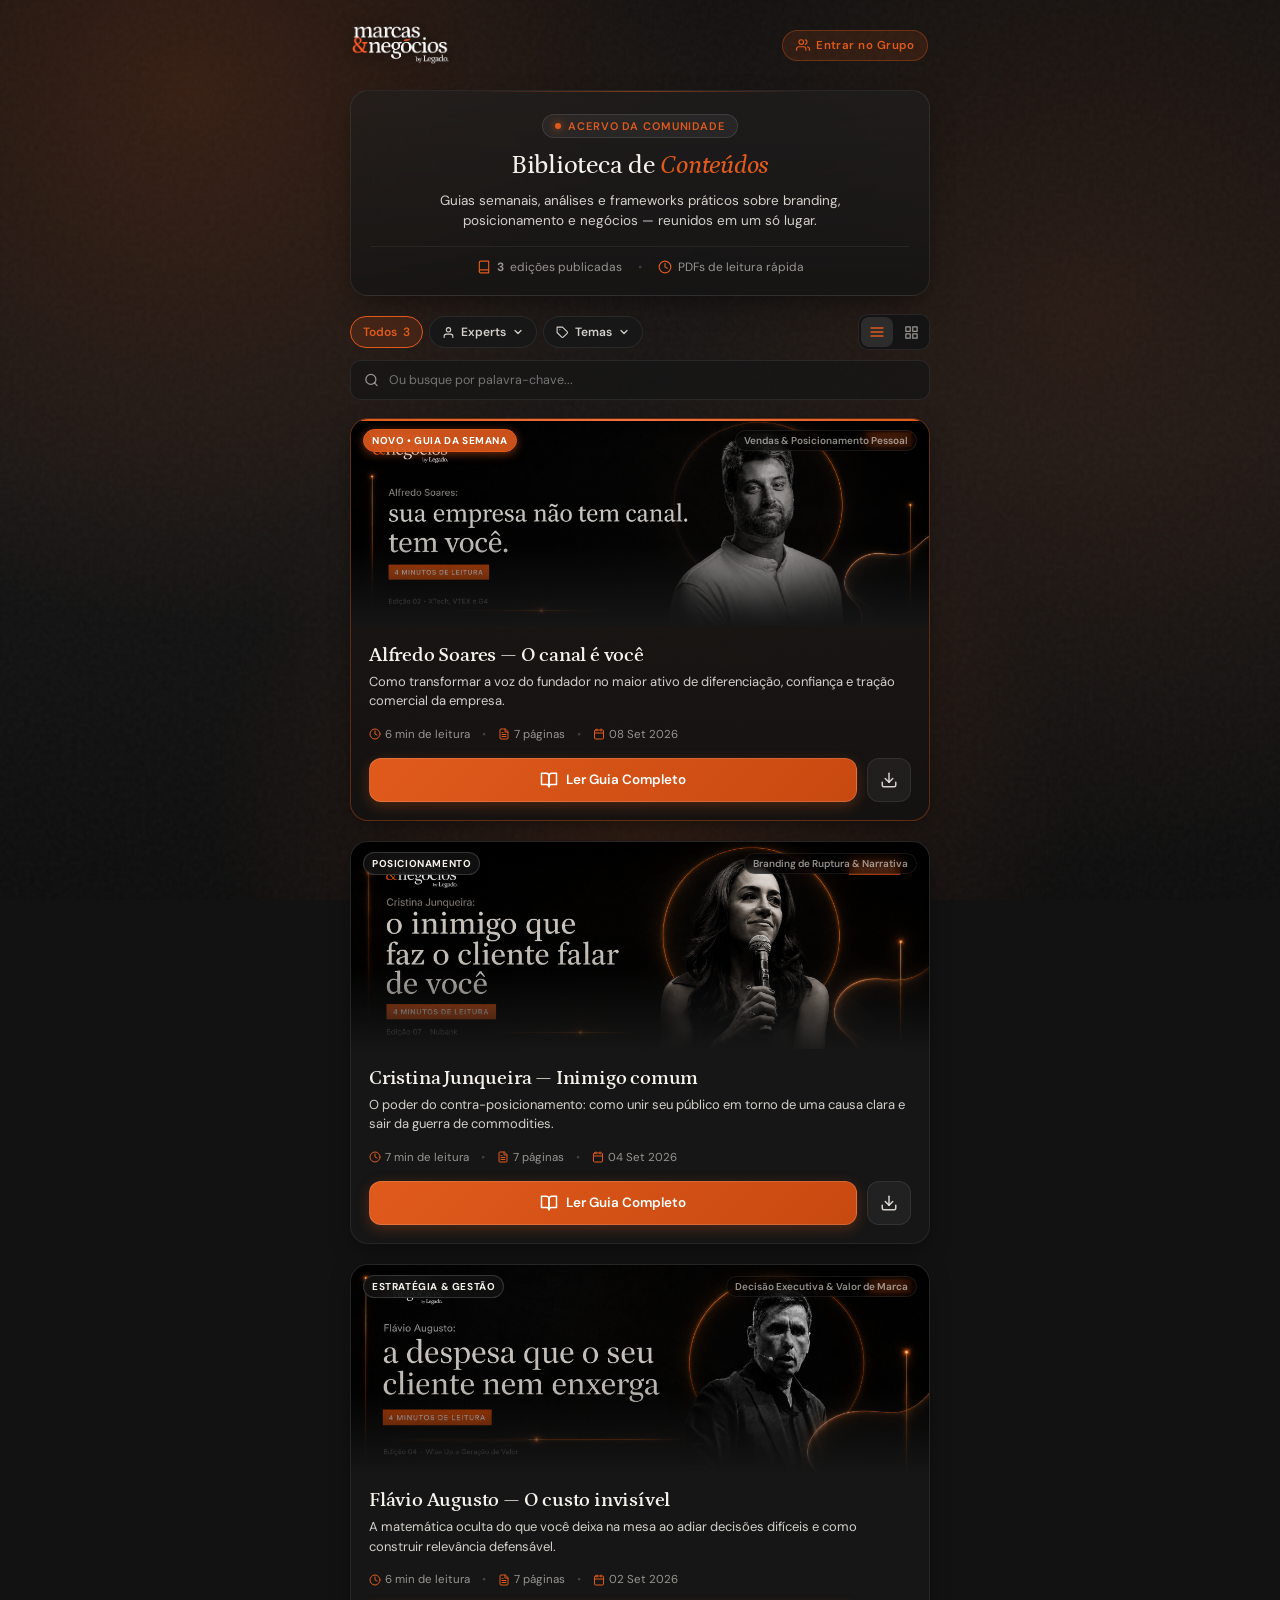
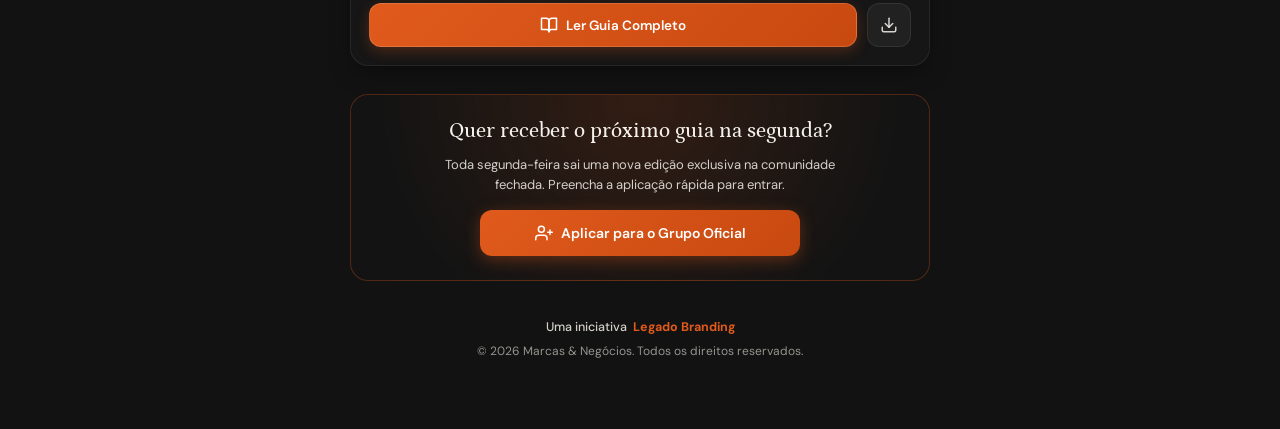
<file: biblioteca/index.html>
<!DOCTYPE html>
<html lang="pt-BR">
<head>
  <meta charset="UTF-8">
  <meta name="viewport" content="width=device-width, initial-scale=1.0, maximum-scale=1.0, user-scalable=no">
  <title>Biblioteca de Conteúdos | Marcas & Negócios</title>
  <meta name="description" content="Acervo completo dos guias semanais, frameworks e análises estratégicas da comunidade Marcas & Negócios por Legado Branding.">
  <link rel="icon" href="assets/favicon.png" type="image/png">
  <script>
    if (location.pathname === '/biblioteca') {
      const b = document.createElement('base');
      b.href = '/biblioteca/';
      document.head.appendChild(b);
    }
  </script>
  <link rel="stylesheet" href="style.css">
</head>
<body>

  <div class="page-wrapper">
    <!-- TOP NAVIGATION -->
    <header class="top-nav">
      <a href="https://legadobranding.com.br" class="brand-logo-wrap" title="Marcas & Negócios by Legado">
        <img src="assets/logo-marcas-negocios.png" alt="Marcas & Negócios by Legado" class="official-top-logo">
      </a>

      <!-- Botão da comunidade apontando para o formulário oficial de qualificação -->
      <a href="/marcas-negocios" class="group-badge-link" title="Faça parte da comunidade">
        <svg width="14" height="14" viewBox="0 0 24 24" fill="none" stroke="currentColor" stroke-width="2" stroke-linecap="round" stroke-linejoin="round"><path d="M17 21v-2a4 4 0 0 0-4-4H5a4 4 0 0 0-4 4v2"></path><circle cx="9" cy="7" r="4"></circle><path d="M23 21v-2a4 4 0 0 0-3-3.87"></path><path d="M16 3.13a4 4 0 0 1 0 7.75"></path></svg>
        <span>Entrar no Grupo</span>
      </a>
    </header>

    <!-- HERO INTRO -->
    <section class="hero-card">
      <div class="hero-pill">
        <span class="hero-pill-dot"></span>
        <span>Acervo da Comunidade</span>
      </div>

      <h1 class="hero-title">
        Biblioteca de <span class="accent">Conteúdos</span>
      </h1>

      <p class="hero-subtitle">
        Guias semanais, análises e frameworks práticos sobre branding, posicionamento e negócios — reunidos em um só lugar.
      </p>

      <div class="hero-stats-row">
        <span class="hero-stat-item">
          <svg viewBox="0 0 24 24" fill="none" stroke="currentColor" stroke-width="2" stroke-linecap="round" stroke-linejoin="round"><path d="M4 19.5A2.5 2.5 0 0 1 6.5 17H20"></path><path d="M6.5 2H20v20H6.5A2.5 2.5 0 0 1 4 19.5v-15A2.5 2.5 0 0 1 6.5 2z"></path></svg>
          <strong id="totalEdicoesCount">3</strong> edições publicadas
        </span>
        <span style="opacity: 0.3;">•</span>
        <span class="hero-stat-item">
          <svg viewBox="0 0 24 24" fill="none" stroke="currentColor" stroke-width="2" stroke-linecap="round" stroke-linejoin="round"><circle cx="12" cy="12" r="10"></circle><polyline points="12 6 12 12 16 14"></polyline></svg>
          PDFs de leitura rápida
        </span>
      </div>
    </section>

    <!-- NAVEGAÇÃO & FILTROS INTELIGENTES -->
    <section class="navigation-bar-container" id="navFilterSection">
      <!-- Linha de Controles: Filtros por Botões + Alternador de Visualização -->
      <div class="filter-controls-row">
        <div class="filter-pills-group">
          <!-- Botão Todos -->
          <button type="button" class="filter-btn-pill active" id="btnFilterAll" onclick="resetAllFilters()">
            <span>Todos</span>
            <span class="item-count" id="countAllBadge">3</span>
          </button>

          <!-- Dropdown Experts -->
          <div style="position: relative;">
            <button type="button" class="filter-btn-pill" id="btnFilterExperts" onclick="toggleDropdown('expertsDropdown')">
              <svg width="13" height="13" viewBox="0 0 24 24" fill="none" stroke="currentColor" stroke-width="2" stroke-linecap="round" stroke-linejoin="round"><path d="M20 21v-2a4 4 0 0 0-4-4H8a4 4 0 0 0-4 4v2"></path><circle cx="12" cy="7" r="4"></circle></svg>
              <span id="expertBtnLabel">Experts</span>
              <svg class="arrow-icon" viewBox="0 0 24 24" fill="none" stroke="currentColor" stroke-width="2.5" stroke-linecap="round" stroke-linejoin="round"><polyline points="6 9 12 15 18 9"></polyline></svg>
            </button>

            <!-- Menu Flutuante Experts -->
            <div class="filter-dropdown-menu" id="expertsDropdown">
              <div class="dropdown-header-title">Filtrar por Especialista</div>
              <div id="expertsListItems">
                <!-- Preenchido dinamicamente via JS -->
              </div>
            </div>
          </div>

          <!-- Dropdown Temas -->
          <div style="position: relative;">
            <button type="button" class="filter-btn-pill" id="btnFilterTemas" onclick="toggleDropdown('temasDropdown')">
              <svg width="13" height="13" viewBox="0 0 24 24" fill="none" stroke="currentColor" stroke-width="2" stroke-linecap="round" stroke-linejoin="round"><path d="M20.59 13.41l-7.17 7.17a2 2 0 0 1-2.83 0L2 12V2h10l8.59 8.59a2 2 0 0 1 0 2.82z"></path><line x1="7" y1="7" x2="7.01" y2="7"></line></svg>
              <span id="temaBtnLabel">Temas</span>
              <svg class="arrow-icon" viewBox="0 0 24 24" fill="none" stroke="currentColor" stroke-width="2.5" stroke-linecap="round" stroke-linejoin="round"><polyline points="6 9 12 15 18 9"></polyline></svg>
            </button>

            <!-- Menu Flutuante Temas -->
            <div class="filter-dropdown-menu" id="temasDropdown">
              <div class="dropdown-header-title">Filtrar por Tema</div>
              <div id="temasListItems">
                <!-- Preenchido dinamicamente via JS -->
              </div>
            </div>
          </div>
        </div>

        <!-- Alternador de Visualização: Expandido vs Grade/Compacto -->
        <div class="view-mode-toggle" title="Alterar modo de visualização">
          <button type="button" class="view-mode-btn active" id="viewExpandedBtn" onclick="setViewMode('expanded')" title="Visualização Completa com Banners">
            <svg width="16" height="16" viewBox="0 0 24 24" fill="none" stroke="currentColor" stroke-width="2" stroke-linecap="round" stroke-linejoin="round"><line x1="3" y1="6" x2="21" y2="6"></line><line x1="3" y1="12" x2="21" y2="12"></line><line x1="3" y1="18" x2="21" y2="18"></line></svg>
          </button>
          <button type="button" class="view-mode-btn" id="viewCompactBtn" onclick="setViewMode('compact')" title="Visualização em Grade Compacta">
            <svg width="15" height="15" viewBox="0 0 24 24" fill="none" stroke="currentColor" stroke-width="2" stroke-linecap="round" stroke-linejoin="round"><rect x="3" y="3" width="7" height="7"></rect><rect x="14" y="3" width="7" height="7"></rect><rect x="14" y="14" width="7" height="7"></rect><rect x="3" y="14" width="7" height="7"></rect></svg>
          </button>
        </div>
      </div>

      <!-- Banner de Filtro Ativo -->
      <div class="active-filter-banner" id="activeFilterBanner">
        <span id="activeFilterText">Filtro ativo:</span>
        <button type="button" class="active-filter-clear-btn" onclick="resetAllFilters()">
          <span>Limpar</span>
          <svg width="12" height="12" viewBox="0 0 24 24" fill="none" stroke="currentColor" stroke-width="2.5" stroke-linecap="round" stroke-linejoin="round"><line x1="18" y1="6" x2="6" y2="18"></line><line x1="6" y1="6" x2="18" y2="18"></line></svg>
        </button>
      </div>

      <!-- Campo de Busca Rápida -->
      <div class="search-box">
        <svg class="search-icon" viewBox="0 0 24 24" fill="none" stroke="currentColor" stroke-width="2" stroke-linecap="round" stroke-linejoin="round">
          <circle cx="11" cy="11" r="8"></circle>
          <line x1="21" y1="21" x2="16.65" y2="16.65"></line>
        </svg>
        <input 
          type="text" 
          id="searchInput" 
          class="search-input" 
          placeholder="Ou busque por palavra-chave..."
          aria-label="Buscar edições"
        >
        <button id="searchClearBtn" class="search-clear-btn" aria-label="Limpar busca" type="button">
          <svg width="14" height="14" viewBox="0 0 24 24" fill="none" stroke="currentColor" stroke-width="2" stroke-linecap="round" stroke-linejoin="round"><line x1="18" y1="6" x2="6" y2="18"></line><line x1="6" y1="6" x2="18" y2="18"></line></svg>
        </button>
      </div>
    </section>

    <!-- LIST OF EDITIONS (DYNAMIC + STATIC INITIAL FALLBACK) -->
    <main class="edicoes-container" id="edicoesList">
      <!-- Edição 03 (Destaque) -->
      <article class="edition-card featured-card" id="edicao-03" data-expert="Alfredo Soares" data-tema="Vendas & Posicionamento">
        <div class="card-cover-wrapper" onclick="openPdfModal('assets/edicao-03-alfredo-soares-o-canal-e-voce.pdf', 'Alfredo Soares — O canal é você')">
          <img src="assets/capa-edicao-03-alfredo-soares.png" alt="Alfredo Soares — O canal é você" class="card-cover-img">
          <div class="card-cover-overlay"></div>
          <div class="card-top-badges">
            <span class="badge-edicao destaque">NOVO • GUIA DA SEMANA</span>
            <span class="badge-tema">Vendas & Posicionamento</span>
          </div>
          <div class="cover-quick-view">
            <div class="cover-quick-view-btn">
              <svg width="15" height="15" viewBox="0 0 24 24" fill="none" stroke="currentColor" stroke-width="2" stroke-linecap="round" stroke-linejoin="round"><polygon points="5 3 19 12 5 21 5 3"></polygon></svg>
              <span>Visualizar Guia</span>
            </div>
          </div>
        </div>
        <div class="card-content">
          <div class="card-title-row">
            <h2 class="card-title">Alfredo Soares — O canal é você</h2>
            <p class="card-subtitle">Como transformar a voz do fundador no maior ativo de diferenciação, autoridade e tração de negócios.</p>
          </div>
          <div class="card-meta-row">
            <span class="card-meta-item">
              <svg viewBox="0 0 24 24" fill="none" stroke="currentColor" stroke-width="2" stroke-linecap="round" stroke-linejoin="round"><circle cx="12" cy="12" r="10"></circle><polyline points="12 6 12 12 16 14"></polyline></svg>
              6 min
            </span>
            <span class="card-meta-dot">•</span>
            <span class="card-meta-item">
              <svg viewBox="0 0 24 24" fill="none" stroke="currentColor" stroke-width="2" stroke-linecap="round" stroke-linejoin="round"><path d="M14 2H6a2 2 0 0 0-2 2v16a2 2 0 0 0 2 2h12a2 2 0 0 0 2-2V8z"></path><polyline points="14 2 14 8 20 8"></polyline><line x1="16" y1="13" x2="8" y2="13"></line><line x1="16" y1="17" x2="8" y2="17"></line><polyline points="10 9 9 9 8 9"></polyline></svg>
              7 páginas
            </span>
            <span class="card-meta-dot">•</span>
            <span class="card-meta-item">
              <svg viewBox="0 0 24 24" fill="none" stroke="currentColor" stroke-width="2" stroke-linecap="round" stroke-linejoin="round"><rect x="3" y="4" width="18" height="18" rx="2" ry="2"></rect><line x1="16" y1="2" x2="16" y2="6"></line><line x1="8" y1="2" x2="8" y2="6"></line><line x1="3" y1="10" x2="21" y2="10"></line></svg>
              08 Set 2026
            </span>
          </div>
          <div class="card-actions">
            <button type="button" class="btn-read-pdf" onclick="openPdfModal('assets/edicao-03-alfredo-soares-o-canal-e-voce.pdf', 'Alfredo Soares — O canal é você')">
              <svg width="18" height="18" viewBox="0 0 24 24" fill="none" stroke="currentColor" stroke-width="2" stroke-linecap="round" stroke-linejoin="round"><path d="M2 3h6a4 4 0 0 1 4 4v14a3 3 0 0 0-3-3H2z"></path><path d="M22 3h-6a4 4 0 0 0-4 4v14a3 3 0 0 1 3-3h7z"></path></svg>
              <span>Ler Guia Completo</span>
            </button>
            <a href="assets/edicao-03-alfredo-soares-o-canal-e-voce.pdf" download class="btn-download-pdf" title="Baixar PDF">
              <svg width="18" height="18" viewBox="0 0 24 24" fill="none" stroke="currentColor" stroke-width="2" stroke-linecap="round" stroke-linejoin="round"><path d="M21 15v4a2 2 0 0 1-2 2H5a2 2 0 0 1-2-2v-4"></path><polyline points="7 10 12 15 17 10"></polyline><line x1="12" y1="15" x2="12" y2="3"></line></svg>
            </a>
          </div>
        </div>
      </article>

      <!-- Edição 02 -->
      <article class="edition-card" id="edicao-02" data-expert="Cristina Junqueira" data-tema="Branding & Narrativa">
        <div class="card-cover-wrapper" onclick="openPdfModal('assets/edicao-02-cris-junqueira-inimigo-comum.pdf', 'Cristina Junqueira — Inimigo comum')">
          <img src="assets/capa-edicao-02-cris-junqueira.png" alt="Cristina Junqueira — Inimigo comum" class="card-cover-img">
          <div class="card-cover-overlay"></div>
          <div class="card-top-badges">
            <span class="badge-edicao">EDIÇÃO #02</span>
            <span class="badge-tema">Branding & Narrativa</span>
          </div>
          <div class="cover-quick-view">
            <div class="cover-quick-view-btn">
              <svg width="15" height="15" viewBox="0 0 24 24" fill="none" stroke="currentColor" stroke-width="2" stroke-linecap="round" stroke-linejoin="round"><polygon points="5 3 19 12 5 21 5 3"></polygon></svg>
              <span>Visualizar Guia</span>
            </div>
          </div>
        </div>
        <div class="card-content">
          <div class="card-title-row">
            <h2 class="card-title">Cristina Junqueira — Inimigo comum</h2>
            <p class="card-subtitle">O poder do contra-posicionamento: como polarizar com elegância e construir um exército de defensores da marca.</p>
          </div>
          <div class="card-meta-row">
            <span class="card-meta-item">
              <svg viewBox="0 0 24 24" fill="none" stroke="currentColor" stroke-width="2" stroke-linecap="round" stroke-linejoin="round"><circle cx="12" cy="12" r="10"></circle><polyline points="12 6 12 12 16 14"></polyline></svg>
              7 min
            </span>
            <span class="card-meta-dot">•</span>
            <span class="card-meta-item">
              <svg viewBox="0 0 24 24" fill="none" stroke="currentColor" stroke-width="2" stroke-linecap="round" stroke-linejoin="round"><path d="M14 2H6a2 2 0 0 0-2 2v16a2 2 0 0 0 2 2h12a2 2 0 0 0 2-2V8z"></path><polyline points="14 2 14 8 20 8"></polyline><line x1="16" y1="13" x2="8" y2="13"></line><line x1="16" y1="17" x2="8" y2="17"></line><polyline points="10 9 9 9 8 9"></polyline></svg>
              7 páginas
            </span>
            <span class="card-meta-dot">•</span>
            <span class="card-meta-item">
              <svg viewBox="0 0 24 24" fill="none" stroke="currentColor" stroke-width="2" stroke-linecap="round" stroke-linejoin="round"><rect x="3" y="4" width="18" height="18" rx="2" ry="2"></rect><line x1="16" y1="2" x2="16" y2="6"></line><line x1="8" y1="2" x2="8" y2="6"></line><line x1="3" y1="10" x2="21" y2="10"></line></svg>
              04 Set 2026
            </span>
          </div>
          <div class="card-actions">
            <button type="button" class="btn-read-pdf" onclick="openPdfModal('assets/edicao-02-cris-junqueira-inimigo-comum.pdf', 'Cristina Junqueira — Inimigo comum')">
              <svg width="18" height="18" viewBox="0 0 24 24" fill="none" stroke="currentColor" stroke-width="2" stroke-linecap="round" stroke-linejoin="round"><path d="M2 3h6a4 4 0 0 1 4 4v14a3 3 0 0 0-3-3H2z"></path><path d="M22 3h-6a4 4 0 0 0-4 4v14a3 3 0 0 1 3-3h7z"></path></svg>
              <span>Ler Guia Completo</span>
            </button>
            <a href="assets/edicao-02-cris-junqueira-inimigo-comum.pdf" download class="btn-download-pdf" title="Baixar PDF">
              <svg width="18" height="18" viewBox="0 0 24 24" fill="none" stroke="currentColor" stroke-width="2" stroke-linecap="round" stroke-linejoin="round"><path d="M21 15v4a2 2 0 0 1-2 2H5a2 2 0 0 1-2-2v-4"></path><polyline points="7 10 12 15 17 10"></polyline><line x1="12" y1="15" x2="12" y2="3"></line></svg>
            </a>
          </div>
        </div>
      </article>

      <!-- Edição 01 -->
      <article class="edition-card" id="edicao-01" data-expert="Flávio Augusto" data-tema="Decisão & Valor">
        <div class="card-cover-wrapper" onclick="openPdfModal('assets/edicao-01-flavio-augusto-o-custo-invisivel.pdf', 'Flávio Augusto — O custo invisível')">
          <img src="assets/capa-edicao-01-flavio-augusto.png" alt="Flávio Augusto — O custo invisível" class="card-cover-img">
          <div class="card-cover-overlay"></div>
          <div class="card-top-badges">
            <span class="badge-edicao">EDIÇÃO #01</span>
            <span class="badge-tema">Decisão & Valor</span>
          </div>
          <div class="cover-quick-view">
            <div class="cover-quick-view-btn">
              <svg width="15" height="15" viewBox="0 0 24 24" fill="none" stroke="currentColor" stroke-width="2" stroke-linecap="round" stroke-linejoin="round"><polygon points="5 3 19 12 5 21 5 3"></polygon></svg>
              <span>Visualizar Guia</span>
            </div>
          </div>
        </div>
        <div class="card-content">
          <div class="card-title-row">
            <h2 class="card-title">Flávio Augusto — O custo invisível</h2>
            <p class="card-subtitle">A matemática oculta do que você deixa na mesa ao adiar decisões difíceis e como construir relevância defensável.</p>
          </div>
          <div class="card-meta-row">
            <span class="card-meta-item">
              <svg viewBox="0 0 24 24" fill="none" stroke="currentColor" stroke-width="2" stroke-linecap="round" stroke-linejoin="round"><circle cx="12" cy="12" r="10"></circle><polyline points="12 6 12 12 16 14"></polyline></svg>
              6 min
            </span>
            <span class="card-meta-dot">•</span>
            <span class="card-meta-item">
              <svg viewBox="0 0 24 24" fill="none" stroke="currentColor" stroke-width="2" stroke-linecap="round" stroke-linejoin="round"><path d="M14 2H6a2 2 0 0 0-2 2v16a2 2 0 0 0 2 2h12a2 2 0 0 0 2-2V8z"></path><polyline points="14 2 14 8 20 8"></polyline><line x1="16" y1="13" x2="8" y2="13"></line><line x1="16" y1="17" x2="8" y2="17"></line><polyline points="10 9 9 9 8 9"></polyline></svg>
              7 páginas
            </span>
            <span class="card-meta-dot">•</span>
            <span class="card-meta-item">
              <svg viewBox="0 0 24 24" fill="none" stroke="currentColor" stroke-width="2" stroke-linecap="round" stroke-linejoin="round"><rect x="3" y="4" width="18" height="18" rx="2" ry="2"></rect><line x1="16" y1="2" x2="16" y2="6"></line><line x1="8" y1="2" x2="8" y2="6"></line><line x1="3" y1="10" x2="21" y2="10"></line></svg>
              02 Set 2026
            </span>
          </div>
          <div class="card-actions">
            <button type="button" class="btn-read-pdf" onclick="openPdfModal('assets/edicao-01-flavio-augusto-o-custo-invisivel.pdf', 'Flávio Augusto — O custo invisível')">
              <svg width="18" height="18" viewBox="0 0 24 24" fill="none" stroke="currentColor" stroke-width="2" stroke-linecap="round" stroke-linejoin="round"><path d="M2 3h6a4 4 0 0 1 4 4v14a3 3 0 0 0-3-3H2z"></path><path d="M22 3h-6a4 4 0 0 0-4 4v14a3 3 0 0 1 3-3h7z"></path></svg>
              <span>Ler Guia Completo</span>
            </button>
            <a href="assets/edicao-01-flavio-augusto-o-custo-invisivel.pdf" download class="btn-download-pdf" title="Baixar PDF">
              <svg width="18" height="18" viewBox="0 0 24 24" fill="none" stroke="currentColor" stroke-width="2" stroke-linecap="round" stroke-linejoin="round"><path d="M21 15v4a2 2 0 0 1-2 2H5a2 2 0 0 1-2-2v-4"></path><polyline points="7 10 12 15 17 10"></polyline><line x1="12" y1="15" x2="12" y2="3"></line></svg>
            </a>
          </div>
        </div>
      </article>
    </main>

    <!-- EMPTY STATE -->
    <div id="emptyState" class="empty-state">
      <svg class="empty-state-icon" viewBox="0 0 24 24" fill="none" stroke="currentColor" stroke-width="1.8" stroke-linecap="round" stroke-linejoin="round">
        <circle cx="11" cy="11" r="8"></circle>
        <line x1="21" y1="21" x2="16.65" y2="16.65"></line>
        <line x1="8" y1="11" x2="14" y2="11"></line>
      </svg>
      <h3 class="empty-state-title">Nenhum guia encontrado</h3>
      <p class="empty-state-desc">Tente alterar o filtro selecionado ou buscar por outro termo.</p>
    </div>

    <!-- COMMUNITY CTA (Aponta para o formulário oficial de qualificação) -->
    <section class="community-cta-card">
      <h3 class="community-cta-title">Quer receber o próximo guia na segunda?</h3>
      <p class="community-cta-desc">
        Toda segunda-feira sai uma nova edição exclusiva na comunidade fechada. Preencha a aplicação rápida para entrar.
      </p>
      <a href="/marcas-negocios" class="btn-whatsapp-community">
        <svg width="18" height="18" viewBox="0 0 24 24" fill="none" stroke="currentColor" stroke-width="2" stroke-linecap="round" stroke-linejoin="round"><path d="M16 21v-2a4 4 0 0 0-4-4H5a4 4 0 0 0-4 4v2"></path><circle cx="8.5" cy="7" r="4"></circle><line x1="20" y1="8" x2="20" y2="14"></line><line x1="23" y1="11" x2="17" y2="11"></line></svg>
        <span>Aplicar para o Grupo Oficial</span>
      </a>
    </section>

    <!-- FOOTER -->
    <footer class="site-footer">
      <a href="https://legadobranding.com.br" class="footer-brand" target="_blank" rel="noopener noreferrer">
        <span>Uma iniciativa</span>
        <strong style="color: var(--laranja);">Legado Branding</strong>
      </a>
      <p>© 2026 Marcas & Negócios. Todos os direitos reservados.</p>
    </footer>
  </div>

  <!-- MODAL LEITOR DE PDF (DESKTOP / TABLET) -->
  <div id="pdfModal" class="pdf-modal-backdrop" role="dialog" aria-modal="true" aria-labelledby="pdfModalTitle">
    <div class="pdf-modal-window">
      <div class="pdf-modal-header">
        <div class="pdf-modal-title-wrap">
          <svg width="18" height="18" viewBox="0 0 24 24" fill="none" stroke="currentColor" stroke-width="2" stroke-linecap="round" stroke-linejoin="round" style="color: var(--laranja); flex-shrink: 0;"><path d="M14 2H6a2 2 0 0 0-2 2v16a2 2 0 0 0 2 2h12a2 2 0 0 0 2-2V8z"></path><polyline points="14 2 14 8 20 8"></polyline><line x1="16" y1="13" x2="8" y2="13"></line><line x1="16" y1="17" x2="8" y2="17"></line><polyline points="10 9 9 9 8 9"></polyline></svg>
          <span id="pdfModalTitle" class="pdf-modal-title">Título do Guia</span>
        </div>

        <div class="pdf-modal-actions">
          <a id="pdfExternalBtn" href="#" target="_blank" class="pdf-modal-btn" title="Abrir em aba cheia">
            <svg width="14" height="14" viewBox="0 0 24 24" fill="none" stroke="currentColor" stroke-width="2" stroke-linecap="round" stroke-linejoin="round"><path d="M18 13v6a2 2 0 0 1-2 2H5a2 2 0 0 1-2-2V8a2 2 0 0 1 2-2h6"></path><polyline points="15 3 21 3 21 9"></polyline><line x1="10" y1="14" x2="21" y2="3"></line></svg>
            <span>Aba cheia</span>
          </a>
          <a id="pdfDownloadBtn" href="#" download class="pdf-modal-btn primary" title="Baixar arquivo">
            <svg width="14" height="14" viewBox="0 0 24 24" fill="none" stroke="currentColor" stroke-width="2" stroke-linecap="round" stroke-linejoin="round"><path d="M21 15v4a2 2 0 0 1-2 2H5a2 2 0 0 1-2-2v-4"></path><polyline points="7 10 12 15 17 10"></polyline><line x1="12" y1="15" x2="12" y2="3"></line></svg>
            <span>Baixar</span>
          </a>
          <button id="pdfModalClose" class="pdf-modal-close" aria-label="Fechar leitor" type="button">
            <svg width="20" height="20" viewBox="0 0 24 24" fill="none" stroke="currentColor" stroke-width="2" stroke-linecap="round" stroke-linejoin="round"><line x1="18" y1="6" x2="6" y2="18"></line><line x1="6" y1="6" x2="18" y2="18"></line></svg>
          </button>
        </div>
      </div>

      <div class="pdf-modal-body">
        <iframe id="pdfIframe" class="pdf-iframe" src="" title="Visualizador de PDF"></iframe>
      </div>
    </div>
  </div>

  <script src="app.js"></script>
</body>
</html>
</file>
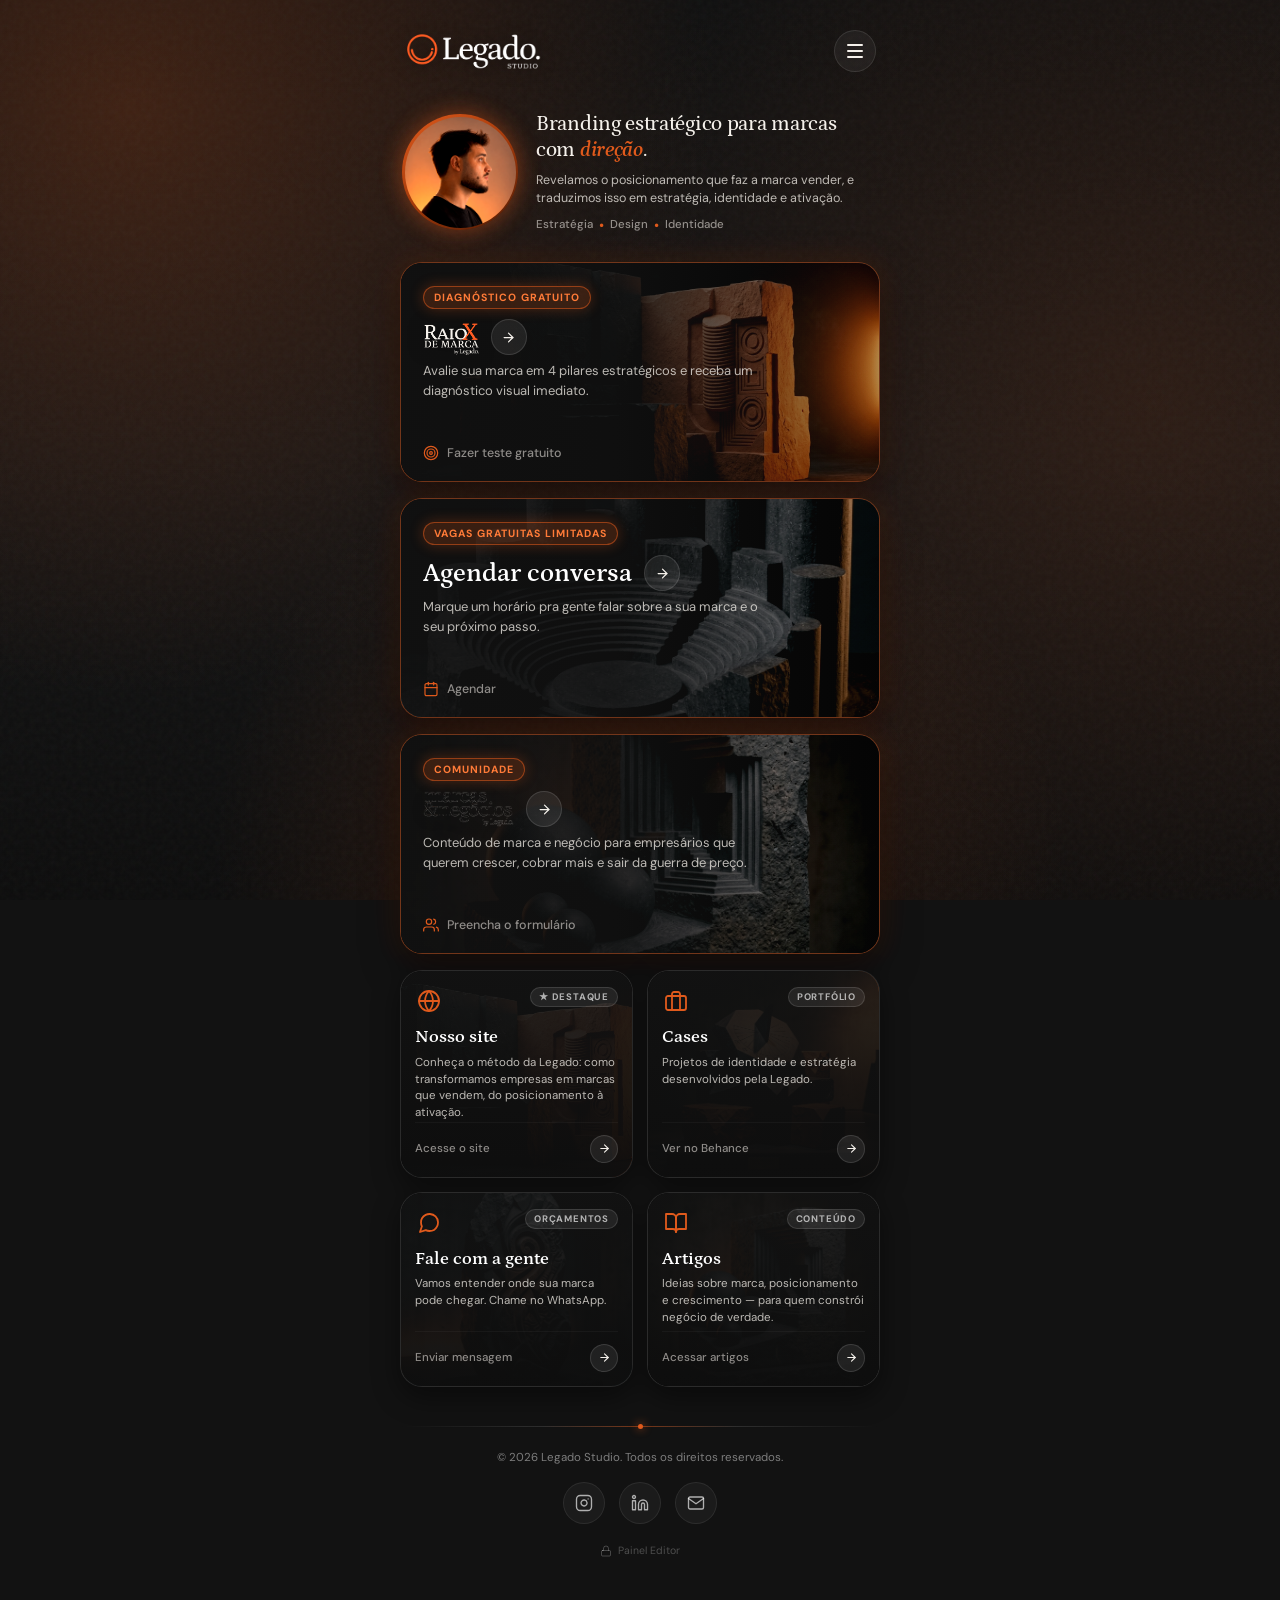
<file: links/index.html>
<!DOCTYPE html>
<html lang="pt-BR">
<head>
  <meta charset="UTF-8">
  <meta name="viewport" content="width=device-width, initial-scale=1.0, maximum-scale=1.0, user-scalable=no">
  <title>Legado Branding | Árvore de Links</title>
  <meta name="description" content="Branding estratégico para marcas com direção. Revelamos o posicionamento que faz a marca vender — e traduzimos isso em estratégia, identidade e ativação.">
  <link rel="icon" href="../favicon.png" type="image/png">
  <script>
    if (location.pathname === '/links' || location.pathname === '/links/admin') {
      const b = document.createElement('base');
      b.href = '/links/';
      document.head.appendChild(b);
    }
  </script>
  <link rel="stylesheet" href="style.css">
</head>
<body>

  <div class="page-wrapper">
    <!-- TOP NAVIGATION -->
    <header class="top-nav">
      <a href="https://legadobranding.com.br" class="brand-logo-wrap" title="Legado Branding">
        <img src="assets/logo-legado.png" alt="Legado Branding" class="official-top-logo">
      </a>

      <button class="menu-button" id="menuBtn" aria-label="Menu" onclick="window.location.href='https://legadobranding.com.br'">
        <span></span>
        <span></span>
        <span></span>
      </button>
    </header>

    <!-- HERO SECTION -->
    <section class="hero-card">
      <div class="hero-avatar-wrap">
        <div class="hero-avatar-glow"></div>
        <div class="hero-avatar-border">
          <img id="heroAvatarImg" src="assets/kaio-photo.png" alt="Kaio Veiga | Legado Branding" class="hero-avatar-img">
        </div>
      </div>

      <div class="hero-content">
        <h1 class="hero-title" id="heroTitle">
          Branding estratégico para marcas com <span class="accent">direção</span>.
        </h1>
        <p class="hero-subtitle" id="heroSubtitle">
          Revelamos o posicionamento que faz a marca vender, e traduzimos isso em estratégia, identidade e ativação.
        </p>
        <div class="hero-tags" id="heroTags">
          <span>Estratégia</span>
          <span class="dot">•</span>
          <span>Design</span>
          <span class="dot">•</span>
          <span>Identidade</span>
        </div>
      </div>
    </section>

    <!-- BLOCKS SECTION (RENDERED DYNAMICALLY) -->
    <main class="blocks-container" id="blocksContainer">
      <!-- Fallback / Static Initial Content (instantly visible, updated by app.js) -->
      
      <!-- Bloco 1 Destaque: Raio-X de Marca -->
      <a href="https://legadobranding.com.br/raiox" target="_blank" rel="noopener noreferrer" class="link-block featured" id="block-raiox">
        <div class="link-block-bg" style="background-image: url('assets/3d-destaque.jpg');"></div>
        <div class="link-block-overlay"></div>
        <div class="link-block-inner">
          <div>
            <div class="badge-destaque">DIAGNÓSTICO GRATUITO</div>
            <div class="featured-header-row" style="margin-top: 10px;">
              <img src="assets/logo-raiox.png" alt="Raio-X de Marca" style="height: 36px; width: auto; max-width: 230px; object-fit: contain; filter: drop-shadow(0 2px 8px rgba(0,0,0,0.5));">
              <div class="circular-arrow-btn">
                <svg viewBox="0 0 24 24" fill="none" stroke="currentColor" stroke-width="2" stroke-linecap="round" stroke-linejoin="round"><line x1="5" y1="12" x2="19" y2="12"></line><polyline points="12 5 19 12 12 19"></polyline></svg>
              </div>
            </div>
            <p class="featured-desc">Avalie sua marca em 4 pilares estratégicos e receba um diagnóstico visual imediato.</p>
          </div>
          <div class="featured-action-row">
            <svg viewBox="0 0 24 24" fill="none" stroke="currentColor" stroke-width="1.8" stroke-linecap="round" stroke-linejoin="round"><circle cx="12" cy="12" r="10"></circle><circle cx="12" cy="12" r="6"></circle><circle cx="12" cy="12" r="2"></circle></svg>
            <span>Fazer teste gratuito</span>
          </div>
        </div>
      </a>

      <!-- Bloco 2 Destaque: Agendar conversa -->
      <a href="https://calendar.app.google/TMKVBqm6VCWdFixg6" target="_blank" rel="noopener noreferrer" class="link-block featured" id="block-agenda">
        <div class="link-block-bg" style="background-image: url('assets/3d-card-community.jpg');"></div>
        <div class="link-block-overlay"></div>
        <div class="link-block-inner">
          <div>
            <div class="badge-destaque">VAGAS GRATUITAS LIMITADAS</div>
            <div class="featured-header-row" style="margin-top: 10px;">
              <h2 class="featured-title">Agendar conversa</h2>
              <div class="circular-arrow-btn">
                <svg viewBox="0 0 24 24" fill="none" stroke="currentColor" stroke-width="2" stroke-linecap="round" stroke-linejoin="round"><line x1="5" y1="12" x2="19" y2="12"></line><polyline points="12 5 19 12 12 19"></polyline></svg>
              </div>
            </div>
            <p class="featured-desc">Marque um horário pra gente falar sobre a sua marca e o seu próximo passo.</p>
          </div>
          <div class="featured-action-row">
            <svg viewBox="0 0 24 24" fill="none" stroke="currentColor" stroke-width="1.8" stroke-linecap="round" stroke-linejoin="round"><rect x="3" y="4" width="18" height="18" rx="2" ry="2"></rect><line x1="16" y1="2" x2="16" y2="6"></line><line x1="8" y1="2" x2="8" y2="6"></line><line x1="3" y1="10" x2="21" y2="10"></line></svg>
            <span>Agendar</span>
          </div>
        </div>
      </a>

      <!-- Bloco 3 Destaque: Grupo Marcas e Negócios -->
      <a href="https://legadobranding.com.br/marcas-negocios" target="_blank" rel="noopener noreferrer" class="link-block featured" id="block-grupo">
        <div class="link-block-bg" style="background-image: url('assets/3d-card-articles.jpg');"></div>
        <div class="link-block-overlay"></div>
        <div class="link-block-inner">
          <div>
            <div class="badge-destaque">COMUNIDADE</div>
            <div class="featured-header-row" style="margin-top: 10px;">
              <img src="assets/logo-marcas-negocios.png" alt="Grupo Marcas e Negócios" style="height: 36px; width: auto; max-width: 230px; object-fit: contain; filter: drop-shadow(0 2px 8px rgba(0,0,0,0.5));">
              <div class="circular-arrow-btn">
                <svg viewBox="0 0 24 24" fill="none" stroke="currentColor" stroke-width="2" stroke-linecap="round" stroke-linejoin="round"><line x1="5" y1="12" x2="19" y2="12"></line><polyline points="12 5 19 12 12 19"></polyline></svg>
              </div>
            </div>
            <p class="featured-desc">Conteúdo de marca e negócio para empresários que querem crescer, cobrar mais e sair da guerra de preço.</p>
          </div>
          <div class="featured-action-row">
            <svg viewBox="0 0 24 24" fill="none" stroke="currentColor" stroke-width="1.8" stroke-linecap="round" stroke-linejoin="round"><path d="M17 21v-2a4 4 0 0 0-4-4H5a4 4 0 0 0-4 4v2"></path><circle cx="9" cy="7" r="4"></circle><path d="M23 21v-2a4 4 0 0 0-3-3.87"></path><path d="M16 3.13a4 4 0 0 1 0 7.75"></path></svg>
            <span>Preencha o formulário</span>
          </div>
        </div>
      </a>

      <!-- Grid 2 Colunas -->
      <div class="blocks-grid">
        <!-- Nosso site -->
        <a href="https://legadobranding.com.br" target="_blank" rel="noopener noreferrer" class="link-block grid-card" id="block-site">
          <div class="link-block-bg" style="background-image: url('assets/3d-destaque.jpg');"></div>
          <div class="link-block-overlay"></div>
          <div class="link-block-inner">
            <div>
              <div class="card-top-row">
                <div class="card-icon-wrap">
                  <svg viewBox="0 0 24 24" fill="none" stroke="currentColor" stroke-width="1.8" stroke-linecap="round" stroke-linejoin="round"><circle cx="12" cy="12" r="10"></circle><line x1="2" y1="12" x2="22" y2="12"></line><path d="M12 2a15.3 15.3 0 0 1 4 10 15.3 15.3 0 0 1-4 10 15.3 15.3 0 0 1-4-10 15.3 15.3 0 0 1 4-10z"></path></svg>
                </div>
                <div class="card-badge-pill">★ DESTAQUE</div>
              </div>
              <div class="card-main-info">
                <div class="card-title-row">
                  <h3 class="card-title">Nosso site</h3>
                </div>
                <p class="card-desc">Conheça o método da Legado: como transformamos empresas em marcas que vendem, do posicionamento à ativação.</p>
              </div>
            </div>
            <div class="card-bottom-row">
              <span class="card-action-text">Acesse o site</span>
              <div class="circular-arrow-btn" style="width: 28px; height: 28px;">
                <svg viewBox="0 0 24 24" fill="none" stroke="currentColor" stroke-width="2" stroke-linecap="round" stroke-linejoin="round" style="width: 13px; height: 13px;"><line x1="5" y1="12" x2="19" y2="12"></line><polyline points="12 5 19 12 12 19"></polyline></svg>
              </div>
            </div>
          </div>
        </a>

        <!-- Cases -->
        <a href="https://www.behance.net/kaioveiga1" target="_blank" rel="noopener noreferrer" class="link-block grid-card" id="block-cases">
          <div class="link-block-bg" style="background-image: url('assets/3d-card-agenda.jpg');"></div>
          <div class="link-block-overlay"></div>
          <div class="link-block-inner">
            <div>
              <div class="card-top-row">
                <div class="card-icon-wrap">
                  <svg viewBox="0 0 24 24" fill="none" stroke="currentColor" stroke-width="1.8" stroke-linecap="round" stroke-linejoin="round"><rect x="2" y="7" width="20" height="14" rx="2" ry="2"></rect><path d="M16 21V5a2 2 0 0 0-2-2h-4a2 2 0 0 0-2 2v16"></path></svg>
                </div>
                <div class="card-badge-pill">PORTFÓLIO</div>
              </div>
              <div class="card-main-info">
                <div class="card-title-row">
                  <h3 class="card-title">Cases</h3>
                </div>
                <p class="card-desc">Projetos de identidade e estratégia desenvolvidos pela Legado.</p>
              </div>
            </div>
            <div class="card-bottom-row">
              <span class="card-action-text">Ver no Behance</span>
              <div class="circular-arrow-btn" style="width: 28px; height: 28px;">
                <svg viewBox="0 0 24 24" fill="none" stroke="currentColor" stroke-width="2" stroke-linecap="round" stroke-linejoin="round" style="width: 13px; height: 13px;"><line x1="5" y1="12" x2="19" y2="12"></line><polyline points="12 5 19 12 12 19"></polyline></svg>
              </div>
            </div>
          </div>
        </a>

        <!-- Fale com a gente -->
        <a href="https://wa.me/5519989808383" target="_blank" rel="noopener noreferrer" class="link-block grid-card" id="block-contato">
          <div class="link-block-bg" style="background-image: url('assets/3d-card-contact.jpg');"></div>
          <div class="link-block-overlay"></div>
          <div class="link-block-inner">
            <div>
              <div class="card-top-row">
                <div class="card-icon-wrap">
                  <svg viewBox="0 0 24 24" fill="none" stroke="currentColor" stroke-width="1.8" stroke-linecap="round" stroke-linejoin="round"><path d="M21 11.5a8.38 8.38 0 0 1-.9 3.8 8.5 8.5 0 0 1-7.6 4.7 8.38 8.38 0 0 1-3.8-.9L3 21l1.9-5.7a8.38 8.38 0 0 1-.9-3.8 8.5 8.5 0 0 1 4.7-7.6 8.38 8.38 0 0 1 3.8-.9h.5a8.48 8.48 0 0 1 8 8v.5z"></path></svg>
                </div>
                <div class="card-badge-pill">ORÇAMENTOS</div>
              </div>
              <div class="card-main-info">
                <div class="card-title-row">
                  <h3 class="card-title">Fale com a gente</h3>
                </div>
                <p class="card-desc">Vamos entender onde sua marca pode chegar. Chame no WhatsApp.</p>
              </div>
            </div>
            <div class="card-bottom-row">
              <span class="card-action-text">Enviar mensagem</span>
              <div class="circular-arrow-btn" style="width: 28px; height: 28px;">
                <svg viewBox="0 0 24 24" fill="none" stroke="currentColor" stroke-width="2" stroke-linecap="round" stroke-linejoin="round" style="width: 13px; height: 13px;"><line x1="5" y1="12" x2="19" y2="12"></line><polyline points="12 5 19 12 12 19"></polyline></svg>
              </div>
            </div>
          </div>
        </a>

        <!-- Artigos -->
        <a href="https://www.linkedin.com/company/legadobranding/" target="_blank" rel="noopener noreferrer" class="link-block grid-card" id="block-artigos">
          <div class="link-block-bg" style="background-image: url('assets/3d-card-articles.jpg');"></div>
          <div class="link-block-overlay"></div>
          <div class="link-block-inner">
            <div>
              <div class="card-top-row">
                <div class="card-icon-wrap">
                  <svg viewBox="0 0 24 24" fill="none" stroke="currentColor" stroke-width="1.8" stroke-linecap="round" stroke-linejoin="round"><path d="M2 3h6a4 4 0 0 1 4 4v14a3 3 0 0 0-3-3H2z"></path><path d="M22 3h-6a4 4 0 0 0-4 4v14a3 3 0 0 1 3-3h7z"></path></svg>
                </div>
                <div class="card-badge-pill">CONTEÚDO</div>
              </div>
              <div class="card-main-info">
                <div class="card-title-row">
                  <h3 class="card-title">Artigos</h3>
                </div>
                <p class="card-desc">Ideias sobre marca, posicionamento e crescimento — para quem constrói negócio de verdade.</p>
              </div>
            </div>
            <div class="card-bottom-row">
              <span class="card-action-text">Acessar artigos</span>
              <div class="circular-arrow-btn" style="width: 28px; height: 28px;">
                <svg viewBox="0 0 24 24" fill="none" stroke="currentColor" stroke-width="2" stroke-linecap="round" stroke-linejoin="round" style="width: 13px; height: 13px;"><line x1="5" y1="12" x2="19" y2="12"></line><polyline points="12 5 19 12 12 19"></polyline></svg>
              </div>
            </div>
          </div>
        </a>
      </div>
    </main>

    <!-- FOOTER SECTION -->
    <footer class="page-footer">
      <div class="footer-divider-line">
        <div class="footer-center-dot"></div>
      </div>

      <p class="footer-copyright" id="footerCopyright">
        © 2026 Legado Studio. Todos os direitos reservados.
      </p>

      <div class="footer-social-row" id="footerSocialRow">
        <a href="https://instagram.com/studio.legado" class="social-icon-circle" target="_blank" rel="noopener noreferrer" title="Instagram" aria-label="Instagram">
          <svg viewBox="0 0 24 24" fill="none" stroke="currentColor" stroke-width="1.8" stroke-linecap="round" stroke-linejoin="round"><rect x="2" y="2" width="20" height="20" rx="5" ry="5"></rect><path d="M16 11.37A4 4 0 1 1 12.63 8 4 4 0 0 1 16 11.37z"></path><line x1="17.5" y1="6.5" x2="17.51" y2="6.5"></line></svg>
        </a>
        <a href="https://www.linkedin.com/company/legadobranding/" class="social-icon-circle" target="_blank" rel="noopener noreferrer" title="LinkedIn" aria-label="LinkedIn">
          <svg viewBox="0 0 24 24" fill="none" stroke="currentColor" stroke-width="1.8" stroke-linecap="round" stroke-linejoin="round"><path d="M16 8a6 6 0 0 1 6 6v7h-4v-7a2 2 0 0 0-2-2 2 2 0 0 0-2 2v7h-4v-7a6 6 0 0 1 6-6z"></path><rect x="2" y="9" width="4" height="12"></rect><circle cx="4" cy="4" r="2"></circle></svg>
        </a>
        <a href="mailto:contato@legadobranding.com.br" class="social-icon-circle" target="_blank" rel="noopener noreferrer" title="E-mail" aria-label="E-mail">
          <svg viewBox="0 0 24 24" fill="none" stroke="currentColor" stroke-width="1.8" stroke-linecap="round" stroke-linejoin="round"><path d="M4 4h16c1.1 0 2 .9 2 2v12c0 1.1-.9 2-2 2H4c-1.1 0-2-.9-2-2V6c0-1.1.9-2 2-2z"></path><polyline points="22,6 12,13 2,6"></polyline></svg>
        </a>
      </div>

      <a href="admin.html" class="admin-discrete-link" title="Painel Editor">
        <svg viewBox="0 0 24 24" fill="none" stroke="currentColor" stroke-width="1.8" stroke-linecap="round" stroke-linejoin="round"><rect x="3" y="11" width="18" height="11" rx="2" ry="2"></rect><path d="M7 11V7a5 5 0 0 1 10 0v4"></path></svg>
        <span>Painel Editor</span>
      </a>
    </footer>
  </div>

  <script src="app.js"></script>
</body>
</html>
</file>
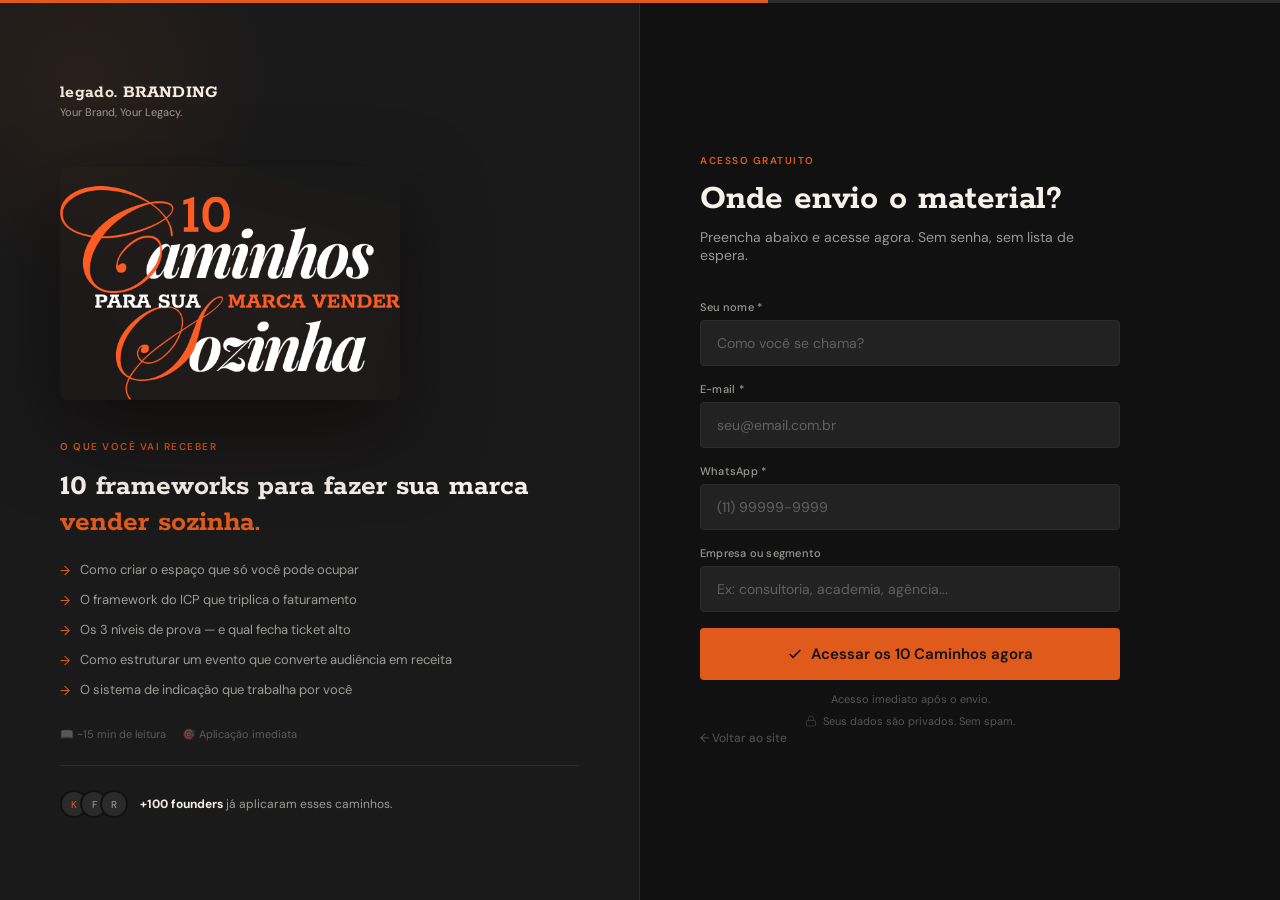
<file: captacao.html>
<!DOCTYPE html>
<html lang="pt-BR">
<head>
<meta charset="UTF-8">
<meta name="viewport" content="width=device-width, initial-scale=1.0">
<title>Acesse os 10 Caminhos | Legado Branding</title>
<meta name="description" content="Preencha seus dados para acessar o guia gratuito: 10 Caminhos para sua Marca Vender Sozinha.">
<link rel="preconnect" href="https://fonts.googleapis.com">
<link href="https://fonts.googleapis.com/css2?family=Rokkitt:wght@700;900&family=Petrona:wght@300;400&family=DM+Sans:wght@400;500;600&display=swap" rel="stylesheet">
<style>
:root{--preto:#111111;--cinza-escuro:#1A1A1A;--cinza-card:#222222;--cinza-borda:#2C2C2C;--laranja:#E05A1C;--laranja-hover:#F47340;--branco:#F5F1EB;--branco-suave:rgba(245,241,235,0.6);--branco-fraco:rgba(245,241,235,0.3)}
*{margin:0;padding:0;box-sizing:border-box}
html{scroll-behavior:smooth}
body{background:var(--preto);color:var(--branco);font-family:'Petrona',serif;min-height:100vh;display:flex;flex-direction:column}
a{text-decoration:none;color:inherit}

/* LAYOUT */
.page{flex:1;display:grid;grid-template-columns:1fr 1fr;min-height:100vh}

/* ESQUERDA */
.left{background:var(--cinza-escuro);padding:80px 60px;display:flex;flex-direction:column;justify-content:center;border-right:1px solid var(--cinza-borda);position:relative;overflow:hidden}
.left::before{content:'';position:absolute;top:-120px;left:-120px;width:400px;height:400px;background:radial-gradient(circle,rgba(224,90,28,.08) 0%,transparent 70%);pointer-events:none}
.logo-area{margin-bottom:48px}
.logo-text{font-family:'Rokkitt',serif;font-size:18px;font-weight:700;letter-spacing:.02em}
.logo-sub{font-family:'DM Sans',sans-serif;font-size:11px;color:var(--branco-suave);margin-top:2px}
.left-img{width:100%;max-width:340px;height:auto;border-radius:8px;box-shadow:0 32px 80px rgba(0,0,0,.5);margin-bottom:40px;filter:drop-shadow(0 0 40px rgba(224,90,28,.1))}
.left-tag{font-family:'DM Sans',sans-serif;font-size:10px;font-weight:600;letter-spacing:.15em;text-transform:uppercase;color:var(--laranja);margin-bottom:16px;display:block}
.left-title{font-family:'Rokkitt',serif;font-size:clamp(22px,2.5vw,30px);font-weight:700;line-height:1.2;margin-bottom:20px}
.left-title em{font-style:normal;color:var(--laranja)}
.left-bullets{list-style:none;display:flex;flex-direction:column;gap:12px}
.left-bullets li{font-family:'DM Sans',sans-serif;font-size:13px;color:var(--branco-suave);display:flex;align-items:flex-start;gap:10px}
.left-bullets li::before{content:'→';color:var(--laranja);flex-shrink:0;margin-top:1px}
.left-meta{font-family:'DM Sans',sans-serif;font-size:11px;color:var(--branco-fraco);margin-top:28px;display:flex;gap:16px}
.left-meta span{display:flex;align-items:center;gap:4px}

/* DIREITA */
.right{background:var(--preto);padding:80px 60px;display:flex;flex-direction:column;justify-content:center}
.right-tag{font-family:'DM Sans',sans-serif;font-size:10px;font-weight:600;letter-spacing:.15em;text-transform:uppercase;color:var(--laranja);margin-bottom:12px}
.right-title{font-family:'Rokkitt',serif;font-size:clamp(26px,3vw,36px);font-weight:700;line-height:1.15;margin-bottom:8px}
.right-sub{font-family:'DM Sans',sans-serif;font-size:14px;color:var(--branco-suave);margin-bottom:36px;font-weight:400}
.form-box{width:100%;max-width:420px}
.form-group{margin-bottom:16px}
.form-label{display:block;font-family:'DM Sans',sans-serif;font-size:11px;font-weight:500;color:var(--branco-suave);margin-bottom:6px;letter-spacing:.02em}
.form-control{width:100%;background:var(--cinza-card);border:1px solid var(--cinza-borda);border-radius:4px;padding:13px 16px;color:var(--branco);font-family:'DM Sans',sans-serif;font-size:14px;transition:border-color .25s,box-shadow .25s;outline:none}
.form-control:focus{border-color:var(--laranja);box-shadow:0 0 0 3px rgba(224,90,28,.12)}
.form-control::placeholder{color:var(--branco-fraco)}
.btn-submit{width:100%;background:var(--laranja);color:#111;border:none;border-radius:4px;padding:16px 24px;font-family:'DM Sans',sans-serif;font-size:15px;font-weight:600;cursor:pointer;transition:background .3s,transform .15s;margin-top:8px;display:flex;align-items:center;justify-content:center;gap:8px}
.btn-submit:hover{background:var(--laranja-hover)}
.btn-submit:active{transform:scale(.98)}
.form-nota{font-family:'DM Sans',sans-serif;font-size:11px;color:var(--branco-fraco);margin-top:12px;text-align:center}
.privacy-note{display:flex;align-items:center;gap:6px;margin-top:8px;font-family:'DM Sans',sans-serif;font-size:11px;color:var(--branco-fraco);justify-content:center}
.privacy-note svg{flex-shrink:0;opacity:.5}
.form-success{display:none;background:rgba(224,90,28,.08);border:1px solid rgba(224,90,28,.3);border-radius:4px;padding:24px;text-align:center;margin-top:16px}
.form-success h3{font-family:'Rokkitt',serif;font-size:20px;margin-bottom:8px}
.form-success p{font-family:'DM Sans',sans-serif;font-size:13px;color:var(--branco-suave);margin-bottom:16px}
.btn-acessar{display:inline-flex;align-items:center;gap:6px;background:var(--laranja);color:#111;padding:12px 24px;border-radius:4px;font-family:'DM Sans',sans-serif;font-size:14px;font-weight:600;transition:background .3s}
.btn-acessar:hover{background:var(--laranja-hover)}
.back-link{font-family:'DM Sans',sans-serif;font-size:12px;color:var(--branco-fraco);margin-top:32px;transition:color .3s}
.back-link:hover{color:var(--branco-suave)}

/* PROGRESS STRIP */
.progress-strip{position:fixed;top:0;left:0;right:0;height:3px;background:var(--cinza-borda);z-index:100}
.progress-fill{height:100%;width:60%;background:var(--laranja);transition:width .3s}

/* SOCIAL PROOF */
.social-proof{display:flex;align-items:center;gap:12px;margin-top:24px;padding-top:24px;border-top:1px solid var(--cinza-borda)}
.sp-avatars{display:flex}
.sp-avatar{width:28px;height:28px;border-radius:50%;border:2px solid var(--preto);background:var(--cinza-card);margin-left:-8px;overflow:hidden}
.sp-avatar:first-child{margin-left:0}
.sp-avatar img{width:100%;height:100%;object-fit:cover}
.sp-text{font-family:'DM Sans',sans-serif;font-size:12px;color:var(--branco-suave)}
.sp-text strong{color:var(--branco)}

/* RESPONSIVE */
@media(max-width:768px){
  .page{grid-template-columns:1fr}
  .left{padding:60px 24px 40px;border-right:none;border-bottom:1px solid var(--cinza-borda)}
  .left-img{max-width:260px}
  .right{padding:40px 24px 60px}
  .form-box{max-width:100%}
}
</style>
</head>
<body>

<!-- BARRA DE PROGRESSO -->
<div class="progress-strip"><div class="progress-fill"></div></div>

<main class="page">
  <!-- ESQUERDA: PREVIEW DO MATERIAL -->
  <div class="left">
    <div class="logo-area">
      <div class="logo-text">legado. BRANDING</div>
      <div class="logo-sub">Your Brand, Your Legacy.</div>
    </div>

    <img src="LOGO-10CAMINHOS.png" alt="10 Caminhos para sua Marca Vender Sozinha" class="left-img">

    <span class="left-tag">O que você vai receber</span>
    <h2 class="left-title">10 frameworks para fazer sua marca <em>vender sozinha.</em></h2>

    <ul class="left-bullets">
      <li>Como criar o espaço que só você pode ocupar</li>
      <li>O framework do ICP que triplica o faturamento</li>
      <li>Os 3 níveis de prova — e qual fecha ticket alto</li>
      <li>Como estruturar um evento que converte audiência em receita</li>
      <li>O sistema de indicação que trabalha por você</li>
    </ul>

    <div class="left-meta">
      <span>📖 ~15 min de leitura</span>
      <span>🎯 Aplicação imediata</span>
    </div>

    <div class="social-proof">
      <div class="sp-avatars">
        <div class="sp-avatar" style="background:#2a2a2a;display:flex;align-items:center;justify-content:center;font-size:10px;color:var(--laranja);font-family:'DM Sans',sans-serif">K</div>
        <div class="sp-avatar" style="background:#2a2a2a;display:flex;align-items:center;justify-content:center;font-size:10px;color:var(--branco-suave);font-family:'DM Sans',sans-serif">F</div>
        <div class="sp-avatar" style="background:#2a2a2a;display:flex;align-items:center;justify-content:center;font-size:10px;color:var(--branco-suave);font-family:'DM Sans',sans-serif">R</div>
      </div>
      <div class="sp-text"><strong>+100 founders</strong> já aplicaram esses caminhos.</div>
    </div>
  </div>

  <!-- DIREITA: FORMULÁRIO -->
  <div class="right">
    <div class="form-box">
      <div class="right-tag">ACESSO GRATUITO</div>
      <h1 class="right-title">Onde envio o material?</h1>
      <p class="right-sub">Preencha abaixo e acesse agora. Sem senha, sem lista de espera.</p>

      <form id="captacaoForm">
        <div class="form-group">
          <label class="form-label" for="c_nome">Seu nome *</label>
          <input type="text" id="c_nome" name="nome" class="form-control" placeholder="Como você se chama?" required autocomplete="given-name">
        </div>
        <div class="form-group">
          <label class="form-label" for="c_email">E-mail *</label>
          <input type="email" id="c_email" name="email" class="form-control" placeholder="seu@email.com.br" required autocomplete="email">
        </div>
        <div class="form-group">
          <label class="form-label" for="c_whatsapp">WhatsApp *</label>
          <input type="tel" id="c_whatsapp" name="whatsapp" class="form-control" placeholder="(11) 99999-9999" required autocomplete="tel">
        </div>
        <div class="form-group">
          <label class="form-label" for="c_empresa">Empresa ou segmento</label>
          <input type="text" id="c_empresa" name="empresa" class="form-control" placeholder="Ex: consultoria, academia, agência...">
        </div>

        <button type="submit" class="btn-submit" id="submitBtn">
          <svg width="16" height="16" viewBox="0 0 24 24" fill="none" stroke="currentColor" stroke-width="2.5"><polyline points="20 6 9 17 4 12"></polyline></svg>
          Acessar os 10 Caminhos agora
        </button>

        <p class="form-nota">Acesso imediato após o envio.</p>
        <div class="privacy-note">
          <svg width="12" height="12" viewBox="0 0 24 24" fill="none" stroke="currentColor" stroke-width="2"><rect x="3" y="11" width="18" height="11" rx="2" ry="2"></rect><path d="M7 11V7a5 5 0 0 1 10 0v4"></path></svg>
          Seus dados são privados. Sem spam.
        </div>
      </form>

      <div class="form-success" id="captacaoSuccess">
        <h3>Pronto! Acesso liberado. ✓</h3>
        <p>Seu material está pronto. Clique abaixo para começar agora.</p>
        <a href="acesso-aula.html" class="btn-acessar">Acessar os 10 Caminhos →</a>
      </div>

      <a href="index.html" class="back-link">← Voltar ao site</a>
    </div>
  </div>
</main>

<script>
const FORM_ENDPOINT_CAPTACAO = 'https://script.google.com/macros/s/AKfycbxJ59uQVJcqPYNljtqucAN5kvMtkg7G0kRANxGKyIpmNfzIora4rOygLqhBf_jE7i7ccg/exec';

const form = document.getElementById('captacaoForm');
const success = document.getElementById('captacaoSuccess');
const btn = document.getElementById('submitBtn');

// Máscara WhatsApp
document.getElementById('c_whatsapp').addEventListener('input', function(){
  let v = this.value.replace(/\D/g,'');
  if(v.length <= 11){
    v = v.replace(/^(\d{2})(\d)/,'($1) $2');
    v = v.replace(/(\d{5})(\d)/,'$1-$2');
  }
  this.value = v;
});

form.addEventListener('submit', async e => {
  e.preventDefault();
  const orig = btn.innerHTML;
  btn.innerHTML = '<svg width="16" height="16" viewBox="0 0 24 24" fill="none" stroke="currentColor" stroke-width="2"><circle cx="12" cy="12" r="10"></circle></svg> Enviando...';
  btn.disabled = true;

  try {
    const data = Object.fromEntries(new FormData(form).entries());
    if(FORM_ENDPOINT_CAPTACAO !== 'SEU_ENDPOINT_AQUI'){
      await fetch(FORM_ENDPOINT_CAPTACAO, {
        method: 'POST',
        mode: 'no-cors',
        headers: {'Content-Type': 'text/plain'},
        body: JSON.stringify(data)
      });
    } else {
      await new Promise(r => setTimeout(r, 700));
    }
    form.style.display = 'none';
    success.style.display = 'block';
    // Auto-redirect após 3s
    setTimeout(() => { window.location.href = 'acesso-aula.html'; }, 3000);
  } catch {
    alert('Erro ao enviar. Tente novamente.');
    btn.innerHTML = orig;
    btn.disabled = false;
  }
});
</script>
</body>
</html>
</file>
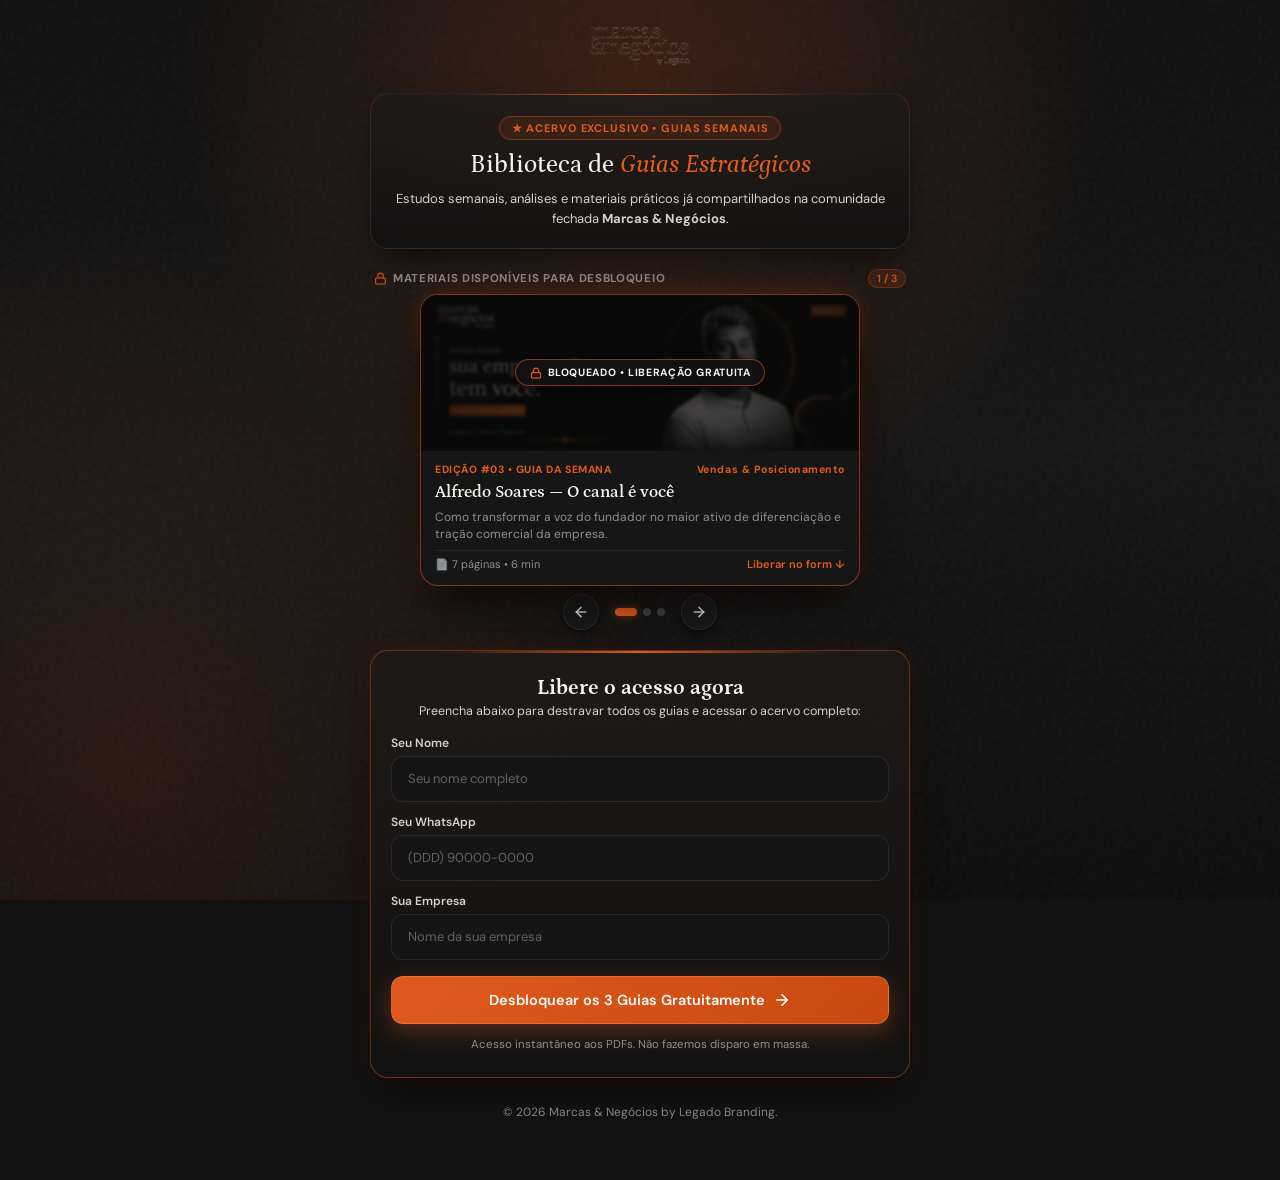
<file: isca.html>
<!DOCTYPE html>
<html lang="pt-BR">
<head>
  <meta charset="UTF-8">
  <meta name="viewport" content="width=device-width, initial-scale=1.0, maximum-scale=1.0, user-scalable=no">
  <title>Acesso Exclusivo à Biblioteca de Guias | Marcas & Negócios</title>
  <meta name="description" content="Desbloqueie acesso gratuito a todos os guias estratégicos da comunidade Marcas & Negócios.">
  <link rel="icon" href="favicon.png" type="image/png">
  
  <!-- Google Fonts -->
  <link rel="preconnect" href="https://fonts.googleapis.com">
  <link rel="preconnect" href="https://fonts.gstatic.com" crossorigin>
  <link href="https://fonts.googleapis.com/css2?family=Petrona:ital,wght@0,300;0,400;0,500;0,600;0,700;1,400&family=DM+Sans:ital,opsz,wght@0,9..40,300;0,9..40,400;0,9..40,500;0,9..40,600;0,9..40,700;1,400&display=swap" rel="stylesheet">

  <style>
    :root {
      --bg-primary: #121212;
      --bg-surface: #181818;
      --bg-card: #161616;
      --laranja: #E05A1C;
      --laranja-hover: #F47340;
      --laranja-glow: rgba(224, 90, 28, 0.35);
      --branco: #F5F1EB;
      --branco-suave: rgba(245, 241, 235, 0.85);
      --branco-mutado: rgba(245, 241, 235, 0.55);
      --linha: rgba(255, 255, 255, 0.08);
      --linha-card: rgba(255, 255, 255, 0.07);
      --font-serif: 'Petrona', Georgia, serif;
      --font-sans: 'DM Sans', -apple-system, BlinkMacSystemFont, sans-serif;
      --radius-card: 18px;
      --radius-badge: 100px;
      --transition-smooth: all 0.32s cubic-bezier(0.16, 1, 0.3, 1);
    }

    *, *::before, *::after {
      box-sizing: border-box;
      margin: 0;
      padding: 0;
    }

    html {
      background-color: var(--bg-primary);
      color: var(--branco);
      font-family: var(--font-sans);
      -webkit-font-smoothing: antialiased;
      scroll-behavior: smooth;
    }

    body {
      min-height: 100vh;
      min-height: 100dvh;
      background-color: var(--bg-primary);
      background-image: 
        radial-gradient(circle at 50% 8%, rgba(224, 90, 28, 0.2) 0%, transparent 45%),
        radial-gradient(circle at 10% 85%, rgba(224, 90, 28, 0.12) 0%, transparent 40%),
        linear-gradient(180deg, #101010 0%, #151515 50%, #0d0d0d 100%);
      background-attachment: fixed;
      display: flex;
      justify-content: center;
      padding: 20px 16px 60px;
      position: relative;
    }

    body::before {
      content: "";
      position: fixed;
      inset: 0;
      background-image: url("data:image/svg+xml,%3Csvg viewBox='0 0 200 200' xmlns='http://www.w3.org/2000/svg'%3E%3Cfilter id='noiseFilter'%3E%3CfeTurbulence type='fractalNoise' baseFrequency='0.85' numOctaves='3' stitchTiles='stitch'/%3E%3C/filter%3E%3Crect width='100%25' height='100%25' filter='url(%23noiseFilter)' opacity='0.035'/%3E%3C/svg%3E");
      pointer-events: none;
      z-index: 1;
    }

    .container {
      width: 100%;
      max-width: 540px;
      position: relative;
      z-index: 2;
      display: flex;
      flex-direction: column;
      gap: 20px;
    }

    /* TOP HEADER */
    .header {
      text-align: center;
      padding: 6px 0 2px;
    }

    .header-logo {
      height: 40px;
      width: auto;
      max-width: 230px;
      object-fit: contain;
      filter: drop-shadow(0 2px 10px rgba(0,0,0,0.7));
    }

    /* HERO INTRO */
    .hero-box {
      background: linear-gradient(180deg, rgba(28, 28, 28, 0.7) 0%, rgba(18, 18, 18, 0.9) 100%);
      border: 1px solid var(--linha);
      border-radius: var(--radius-card);
      padding: 22px 20px 18px;
      backdrop-filter: blur(16px);
      -webkit-backdrop-filter: blur(16px);
      box-shadow: 0 16px 40px -10px rgba(0, 0, 0, 0.7);
      text-align: center;
      position: relative;
      overflow: hidden;
    }

    .hero-box::before {
      content: "";
      position: absolute;
      top: 0;
      left: 15%;
      right: 15%;
      height: 1px;
      background: linear-gradient(90deg, transparent, var(--laranja), transparent);
    }

    .pill-badge {
      display: inline-flex;
      align-items: center;
      gap: 6px;
      background: rgba(224, 90, 28, 0.12);
      border: 1px solid rgba(224, 90, 28, 0.35);
      color: var(--laranja);
      font-size: 11px;
      font-weight: 700;
      letter-spacing: 0.08em;
      padding: 4px 12px;
      border-radius: 100px;
      text-transform: uppercase;
      margin-bottom: 10px;
    }

    .hero-title {
      font-family: var(--font-serif);
      font-size: 25px;
      line-height: 1.25;
      font-weight: 500;
      color: var(--branco);
      margin-bottom: 8px;
    }

    .hero-title .accent {
      color: var(--laranja);
      font-style: italic;
    }

    .hero-desc {
      font-size: 13px;
      line-height: 1.55;
      color: var(--branco-suave);
    }

    /* ==========================================================================
       CARROSSEL 3D EM CARTAS EMPILHADAS (ESTILO BARALHO)
       ========================================================================== */
    .cards-deck-section {
      display: flex;
      flex-direction: column;
      gap: 12px;
    }

    .cards-deck-header {
      display: flex;
      align-items: center;
      justify-content: space-between;
      padding: 0 4px;
    }

    .cards-deck-title {
      font-size: 11.5px;
      font-weight: 700;
      letter-spacing: 0.06em;
      text-transform: uppercase;
      color: var(--branco-mutado);
      display: flex;
      align-items: center;
      gap: 6px;
    }

    .cards-deck-title svg {
      color: var(--laranja);
      width: 13px;
      height: 13px;
    }

    .cards-deck-badge {
      background: rgba(224, 90, 28, 0.15);
      color: var(--laranja);
      border: 1px solid rgba(224, 90, 28, 0.3);
      font-size: 10.5px;
      font-weight: 600;
      padding: 2px 8px;
      border-radius: var(--radius-badge);
    }

    /* PALCO 3D */
    .cards-deck-stage {
      position: relative;
      width: 100%;
      height: 280px; /* Altura compacta para não empurrar o formulário */
      perspective: 1100px;
      display: flex;
      align-items: center;
      justify-content: center;
      user-select: none;
      touch-action: pan-y;
    }

    /* CADA CARTA INDIVIDUAL */
    .deck-card {
      position: absolute;
      width: 88%;
      max-width: 440px;
      background: var(--bg-card);
      border: 1px solid var(--linha-card);
      border-radius: var(--radius-card);
      overflow: hidden;
      box-shadow: 0 10px 30px rgba(0, 0, 0, 0.6);
      transition: 
        transform 0.45s cubic-bezier(0.22, 1, 0.36, 1),
        opacity 0.4s ease,
        filter 0.4s ease,
        box-shadow 0.45s ease;
      cursor: pointer;
    }

    /* POSIÇÃO 1: CARTA ATIVA (NA FRENTE / DESTAQUE) */
    .deck-card.is-active {
      transform: translate3d(0, 0, 0) scale(1) rotate(0deg);
      z-index: 10;
      opacity: 1;
      filter: blur(0px) brightness(1);
      border-color: rgba(224, 90, 28, 0.5);
      box-shadow: 0 18px 45px -8px rgba(0, 0, 0, 0.8), 0 0 24px rgba(224, 90, 28, 0.22);
      pointer-events: auto;
    }

    /* POSIÇÃO 2: CARTA ANTERIOR (ATRÁS À ESQUERDA) */
    .deck-card.is-prev {
      transform: translate3d(-34px, 12px, -60px) scale(0.88) rotate(-4.5deg);
      z-index: 5;
      opacity: 0.62;
      filter: blur(0.8px) brightness(0.68);
      pointer-events: auto;
    }

    .deck-card.is-prev:hover {
      opacity: 0.85;
      transform: translate3d(-40px, 8px, -40px) scale(0.9) rotate(-3deg);
    }

    /* POSIÇÃO 3: CARTA PRÓXIMA (ATRÁS À DIREITA) */
    .deck-card.is-next {
      transform: translate3d(34px, 12px, -60px) scale(0.88) rotate(4.5deg);
      z-index: 5;
      opacity: 0.62;
      filter: blur(0.8px) brightness(0.68);
      pointer-events: auto;
    }

    .deck-card.is-next:hover {
      opacity: 0.85;
      transform: translate3d(40px, 8px, -40px) scale(0.9) rotate(3deg);
    }

    /* OUTRAS CARTAS (CASO HAJA MAIS) */
    .deck-card.is-hidden {
      transform: translate3d(0, 20px, -120px) scale(0.75);
      z-index: 1;
      opacity: 0;
      pointer-events: none;
    }

    /* CAPA 2098 x 750 COM BLOQUEIO */
    .deck-card-cover {
      position: relative;
      width: 100%;
      aspect-ratio: 2098 / 750;
      overflow: hidden;
      background: #141414;
    }

    .deck-card-img {
      width: 100%;
      height: 100%;
      object-fit: cover;
      display: block;
      filter: blur(1.5px) brightness(0.7);
    }

    .deck-card-overlay {
      position: absolute;
      inset: 0;
      background: radial-gradient(circle at center, rgba(16, 16, 16, 0.4) 0%, rgba(12, 12, 12, 0.82) 100%);
      display: flex;
      align-items: center;
      justify-content: center;
    }

    .deck-lock-pill {
      background: rgba(18, 18, 18, 0.88);
      border: 1px solid rgba(224, 90, 28, 0.55);
      color: var(--branco);
      padding: 6px 14px;
      border-radius: var(--radius-badge);
      font-size: 10.5px;
      font-weight: 700;
      letter-spacing: 0.06em;
      display: inline-flex;
      align-items: center;
      gap: 6px;
      box-shadow: 0 4px 16px rgba(0, 0, 0, 0.6);
      backdrop-filter: blur(8px);
    }

    .deck-lock-pill svg {
      color: var(--laranja);
      width: 12px;
      height: 12px;
    }

    /* CONTEÚDO DO CARD */
    .deck-card-body {
      padding: 12px 14px 14px;
      display: flex;
      flex-direction: column;
      gap: 6px;
    }

    .deck-card-meta {
      display: flex;
      align-items: center;
      justify-content: space-between;
      font-size: 10.5px;
      color: var(--laranja);
      font-weight: 700;
      letter-spacing: 0.05em;
    }

    .deck-card-title {
      font-family: var(--font-serif);
      font-size: 16.5px;
      line-height: 1.25;
      font-weight: 600;
      color: var(--branco);
      white-space: nowrap;
      overflow: hidden;
      text-overflow: ellipsis;
    }

    .deck-card-desc {
      font-size: 12px;
      line-height: 1.45;
      color: var(--branco-mutado);
      display: -webkit-box;
      -webkit-line-clamp: 2;
      -webkit-box-orient: vertical;
      overflow: hidden;
    }

    .deck-card-footer {
      display: flex;
      align-items: center;
      justify-content: space-between;
      padding-top: 6px;
      border-top: 1px solid rgba(255, 255, 255, 0.06);
      font-size: 11px;
    }

    .deck-card-pages {
      color: var(--branco-mutado);
      display: inline-flex;
      align-items: center;
      gap: 4px;
    }

    .deck-card-action-hint {
      color: var(--laranja);
      font-weight: 600;
      display: inline-flex;
      align-items: center;
      gap: 4px;
      text-decoration: none;
    }

    /* CONTROLES DE NAVEGAÇÃO DO CARROSSEL (SETINHAS & INDICADORES) */
    .deck-controls-bar {
      display: flex;
      align-items: center;
      justify-content: center;
      gap: 16px;
      margin-top: 2px;
    }

    .deck-nav-btn {
      width: 36px;
      height: 36px;
      border-radius: 50%;
      background: rgba(26, 26, 26, 0.9);
      border: 1px solid var(--linha);
      color: var(--branco-suave);
      display: inline-flex;
      align-items: center;
      justify-content: center;
      cursor: pointer;
      transition: var(--transition-smooth);
      box-shadow: 0 4px 12px rgba(0, 0, 0, 0.4);
    }

    .deck-nav-btn:hover {
      background: rgba(224, 90, 28, 0.2);
      border-color: var(--laranja);
      color: #fff;
      transform: scale(1.08);
    }

    .deck-dots-group {
      display: flex;
      align-items: center;
      gap: 6px;
    }

    .deck-dot {
      width: 8px;
      height: 8px;
      border-radius: 50%;
      background: rgba(255, 255, 255, 0.18);
      cursor: pointer;
      transition: var(--transition-smooth);
    }

    .deck-dot.active {
      width: 22px;
      border-radius: 10px;
      background: var(--laranja);
      box-shadow: 0 0 10px rgba(224, 90, 28, 0.5);
    }

    /* ==========================================================================
       FORMULÁRIO DE DESBLOQUEIO IMEDIATO (COMPACTO E ACESSÍVEL)
       ========================================================================== */
    .form-anchor-card {
      background: linear-gradient(180deg, rgba(30, 26, 24, 0.95) 0%, rgba(18, 18, 18, 0.98) 100%);
      border: 1px solid rgba(224, 90, 28, 0.4);
      border-radius: var(--radius-card);
      padding: 24px 20px;
      box-shadow: 0 16px 40px -10px rgba(0, 0, 0, 0.8), 0 0 25px rgba(224, 90, 28, 0.12);
      display: flex;
      flex-direction: column;
      gap: 14px;
      position: relative;
    }

    .form-anchor-card::before {
      content: "";
      position: absolute;
      top: 0;
      left: 15%;
      right: 15%;
      height: 2px;
      background: linear-gradient(90deg, transparent, #E05A1C, transparent);
    }

    .form-header-title {
      font-family: var(--font-serif);
      font-size: 21px;
      color: var(--branco);
      text-align: center;
      line-height: 1.3;
    }

    .form-header-subtitle {
      font-size: 12.5px;
      color: var(--branco-suave);
      text-align: center;
      line-height: 1.5;
    }

    .capture-form {
      display: flex;
      flex-direction: column;
      gap: 12px;
    }

    .form-group {
      display: flex;
      flex-direction: column;
      gap: 5px;
    }

    .form-group label {
      font-size: 12px;
      font-weight: 600;
      color: var(--branco-suave);
    }

    .form-input {
      width: 100%;
      height: 46px;
      background: rgba(22, 22, 22, 0.95);
      border: 1px solid var(--linha);
      border-radius: 12px;
      padding: 0 16px;
      color: var(--branco);
      font-family: var(--font-sans);
      font-size: 13.5px;
      outline: none;
      transition: var(--transition-smooth);
    }

    .form-input::placeholder {
      color: rgba(245, 241, 235, 0.35);
      font-size: 13px;
    }

    .form-input:focus {
      border-color: var(--laranja);
      background: #1c1c1c;
      box-shadow: 0 0 0 3px rgba(224, 90, 28, 0.18);
    }

    .btn-submit {
      width: 100%;
      height: 48px;
      background: linear-gradient(135deg, #E05A1C 0%, #C84910 100%);
      color: #fff;
      border: 1px solid rgba(255, 255, 255, 0.15);
      border-radius: 12px;
      font-family: var(--font-sans);
      font-size: 14.5px;
      font-weight: 600;
      display: flex;
      align-items: center;
      justify-content: center;
      gap: 8px;
      cursor: pointer;
      box-shadow: 0 8px 24px rgba(224, 90, 28, 0.35);
      transition: var(--transition-smooth);
      margin-top: 4px;
    }

    .btn-submit:hover {
      background: linear-gradient(135deg, #F47340 0%, #E05A1C 100%);
      transform: translateY(-2px);
      box-shadow: 0 12px 28px rgba(224, 90, 28, 0.48);
    }

    .btn-submit:disabled {
      opacity: 0.6;
      cursor: not-allowed;
      transform: none;
    }

    .form-caption {
      font-size: 11.5px;
      color: var(--branco-mutado);
      text-align: center;
      line-height: 1.5;
    }

    /* FOOTER */
    .footer {
      text-align: center;
      font-size: 12px;
      color: var(--branco-mutado);
      padding-top: 6px;
    }
  </style>
</head>
<body>

  <div class="container">
    <header class="header">
      <img src="links/assets/logo-marcas-negocios.png" alt="Marcas & Negócios by Legado" class="header-logo">
    </header>

    <section class="hero-box">
      <div class="pill-badge">
        <span>★ Acervo Exclusivo • Guias Semanais</span>
      </div>

      <h1 class="hero-title">
        Biblioteca de <span class="accent">Guias Estratégicos</span>
      </h1>

      <p class="hero-desc">
        Estudos semanais, análises e materiais práticos já compartilhados na comunidade fechada <strong>Marcas & Negócios</strong>.
      </p>
    </section>

    <!-- CARROSSEL 3D ESTILO CARTAS EMPILHADAS -->
    <section class="cards-deck-section">
      <div class="cards-deck-header">
        <span class="cards-deck-title">
          <svg viewBox="0 0 24 24" fill="none" stroke="currentColor" stroke-width="2" stroke-linecap="round" stroke-linejoin="round"><rect x="3" y="11" width="18" height="11" rx="2" ry="2"></rect><path d="M7 11V7a5 5 0 0 1 10 0v4"></path></svg>
          Materiais Disponíveis para Desbloqueio
        </span>
        <span class="cards-deck-badge" id="deckCounterBadge">1 / 3</span>
      </div>

      <!-- PALCO DAS CARTAS -->
      <div class="cards-deck-stage" id="deckStage">
        <!-- Carta 0: Alfredo Soares (Inicialmente ativa / topo) -->
        <article class="deck-card is-active" data-index="0" onclick="handleCardClick(0)">
          <div class="deck-card-cover">
            <img src="biblioteca/assets/capa-edicao-03-alfredo-soares.png" alt="Alfredo Soares" class="deck-card-img">
            <div class="deck-card-overlay">
              <div class="deck-lock-pill">
                <svg viewBox="0 0 24 24" fill="none" stroke="currentColor" stroke-width="2.5" stroke-linecap="round" stroke-linejoin="round"><rect x="3" y="11" width="18" height="11" rx="2" ry="2"></rect><path d="M7 11V7a5 5 0 0 1 10 0v4"></path></svg>
                <span>BLOQUEADO • LIBERAÇÃO GRATUITA</span>
              </div>
            </div>
          </div>
          <div class="deck-card-body">
            <div class="deck-card-meta">
              <span>EDIÇÃO #03 • GUIA DA SEMANA</span>
              <span>Vendas & Posicionamento</span>
            </div>
            <h2 class="deck-card-title">Alfredo Soares — O canal é você</h2>
            <p class="deck-card-desc">Como transformar a voz do fundador no maior ativo de diferenciação e tração comercial da empresa.</p>
            <div class="deck-card-footer">
              <span class="deck-card-pages">📄 7 páginas • 6 min</span>
              <span class="deck-card-action-hint">Liberar no form ↓</span>
            </div>
          </div>
        </article>

        <!-- Carta 1: Cristina Junqueira (Inicialmente à direita / next) -->
        <article class="deck-card is-next" data-index="1" onclick="handleCardClick(1)">
          <div class="deck-card-cover">
            <img src="biblioteca/assets/capa-edicao-02-cris-junqueira.png" alt="Cristina Junqueira" class="deck-card-img">
            <div class="deck-card-overlay">
              <div class="deck-lock-pill">
                <svg viewBox="0 0 24 24" fill="none" stroke="currentColor" stroke-width="2.5" stroke-linecap="round" stroke-linejoin="round"><rect x="3" y="11" width="18" height="11" rx="2" ry="2"></rect><path d="M7 11V7a5 5 0 0 1 10 0v4"></path></svg>
                <span>BLOQUEADO • LIBERAÇÃO GRATUITA</span>
              </div>
            </div>
          </div>
          <div class="deck-card-body">
            <div class="deck-card-meta">
              <span>EDIÇÃO #02</span>
              <span>Branding & Narrativa</span>
            </div>
            <h2 class="deck-card-title">Cristina Junqueira — Inimigo comum</h2>
            <p class="deck-card-desc">O poder do contra-posicionamento: como polarizar com elegância e construir defensores da marca.</p>
            <div class="deck-card-footer">
              <span class="deck-card-pages">📄 7 páginas • 7 min</span>
              <span class="deck-card-action-hint">Liberar no form ↓</span>
            </div>
          </div>
        </article>

        <!-- Carta 2: Flávio Augusto (Inicialmente à esquerda / prev) -->
        <article class="deck-card is-prev" data-index="2" onclick="handleCardClick(2)">
          <div class="deck-card-cover">
            <img src="biblioteca/assets/capa-edicao-01-flavio-augusto.png" alt="Flávio Augusto" class="deck-card-img">
            <div class="deck-card-overlay">
              <div class="deck-lock-pill">
                <svg viewBox="0 0 24 24" fill="none" stroke="currentColor" stroke-width="2.5" stroke-linecap="round" stroke-linejoin="round"><rect x="3" y="11" width="18" height="11" rx="2" ry="2"></rect><path d="M7 11V7a5 5 0 0 1 10 0v4"></path></svg>
                <span>BLOQUEADO • LIBERAÇÃO GRATUITA</span>
              </div>
            </div>
          </div>
          <div class="deck-card-body">
            <div class="deck-card-meta">
              <span>EDIÇÃO #01</span>
              <span>Decisão & Valor</span>
            </div>
            <h2 class="deck-card-title">Flávio Augusto — O custo invisível</h2>
            <p class="deck-card-desc">A matemática oculta das decisões empresariais e como construir relevância defensável.</p>
            <div class="deck-card-footer">
              <span class="deck-card-pages">📄 7 páginas • 6 min</span>
              <span class="deck-card-action-hint">Liberar no form ↓</span>
            </div>
          </div>
        </article>
      </div>

      <!-- CONTROLES COM SETINHAS E BOLINHAS -->
      <div class="deck-controls-bar">
        <button type="button" class="deck-nav-btn" onclick="prevCard()" aria-label="Carta anterior">
          <svg width="16" height="16" viewBox="0 0 24 24" fill="none" stroke="currentColor" stroke-width="2.5" stroke-linecap="round" stroke-linejoin="round"><line x1="19" y1="12" x2="5" y2="12"></line><polyline points="12 19 5 12 12 5"></polyline></svg>
        </button>

        <div class="deck-dots-group">
          <span class="deck-dot active" onclick="goToCard(0)"></span>
          <span class="deck-dot" onclick="goToCard(1)"></span>
          <span class="deck-dot" onclick="goToCard(2)"></span>
        </div>

        <button type="button" class="deck-nav-btn" onclick="nextCard()" aria-label="Próxima carta">
          <svg width="16" height="16" viewBox="0 0 24 24" fill="none" stroke="currentColor" stroke-width="2.5" stroke-linecap="round" stroke-linejoin="round"><line x1="5" y1="12" x2="19" y2="12"></line><polyline points="12 5 19 12 12 19"></polyline></svg>
        </button>
      </div>
    </section>

    <!-- FORMULÁRIO DE DESBLOQUEIO IMEDIATO -->
    <section class="form-anchor-card" id="formDesbloqueio">
      <div>
        <h3 class="form-header-title">Libere o acesso agora</h3>
        <p class="form-header-subtitle">Preencha abaixo para destravar todos os guias e acessar o acervo completo:</p>
      </div>

      <form id="leadForm" class="capture-form" onsubmit="handleLeadSubmit(event)">
        <div class="form-group">
          <label for="nome">Seu Nome</label>
          <input type="text" id="nome" class="form-input" placeholder="Seu nome completo" required autocomplete="name">
        </div>

        <div class="form-group">
          <label for="whatsapp">Seu WhatsApp</label>
          <input type="tel" id="whatsapp" class="form-input" placeholder="(DDD) 90000-0000" required inputmode="numeric">
        </div>

        <div class="form-group">
          <label for="empresa">Sua Empresa</label>
          <input type="text" id="empresa" class="form-input" placeholder="Nome da sua empresa" required>
        </div>

        <button type="submit" id="submitBtn" class="btn-submit">
          <span>Desbloquear os 3 Guias Gratuitamente</span>
          <svg width="18" height="18" viewBox="0 0 24 24" fill="none" stroke="currentColor" stroke-width="2.2" stroke-linecap="round" stroke-linejoin="round"><line x1="5" y1="12" x2="19" y2="12"></line><polyline points="12 5 19 12 12 19"></polyline></svg>
        </button>

        <p class="form-caption">
          Acesso instantâneo aos PDFs. Não fazemos disparo em massa.
        </p>
      </form>
    </section>

    <footer class="footer">
      <p>© 2026 Marcas & Negócios by Legado Branding.</p>
    </footer>
  </div>

  <script>
    const ENDPOINT_URL = "https://script.google.com/macros/s/AKfycbw6B_XeVM4GTN96jwNZFtxqS_js8Y36e9US45TEFXye13DwXfERWJx80PAOp65otnez1Q/exec";

    // LÓGICA DO CARROSSEL 3D EM CARTAS
    let currentIndex = 0;
    const cards = Array.from(document.querySelectorAll('.deck-card'));
    const dots = Array.from(document.querySelectorAll('.deck-dot'));
    const counterBadge = document.getElementById('deckCounterBadge');
    const totalCards = cards.length;

    function updateDeck() {
      cards.forEach((card, i) => {
        card.classList.remove('is-active', 'is-prev', 'is-next', 'is-hidden');
        
        if (i === currentIndex) {
          card.classList.add('is-active');
        } else if (i === (currentIndex - 1 + totalCards) % totalCards) {
          card.classList.add('is-prev');
        } else if (i === (currentIndex + 1) % totalCards) {
          card.classList.add('is-next');
        } else {
          card.classList.add('is-hidden');
        }
      });

      dots.forEach((dot, i) => {
        dot.classList.toggle('active', i === currentIndex);
      });

      if (counterBadge) {
        counterBadge.textContent = `${currentIndex + 1} / ${totalCards}`;
      }
    }

    function nextCard() {
      currentIndex = (currentIndex + 1) % totalCards;
      updateDeck();
    }

    function prevCard() {
      currentIndex = (currentIndex - 1 + totalCards) % totalCards;
      updateDeck();
    }

    function goToCard(idx) {
      currentIndex = idx;
      updateDeck();
    }

    function handleCardClick(idx) {
      if (idx !== currentIndex) {
        goToCard(idx);
      } else {
        // Se já está na carta ativa, rola suavemente até o formulário
        const formEl = document.getElementById('formDesbloqueio');
        if (formEl) {
          formEl.scrollIntoView({ behavior: 'smooth' });
          const nomeInput = document.getElementById('nome');
          if (nomeInput) setTimeout(() => nomeInput.focus(), 400);
        }
      }
    }

    // Suporte a gesto de arrasto / swipe touch
    const stage = document.getElementById('deckStage');
    let touchStartX = 0;
    let touchEndX = 0;

    stage.addEventListener('touchstart', (e) => {
      touchStartX = e.changedTouches[0].screenX;
    }, { passive: true });

    stage.addEventListener('touchend', (e) => {
      touchEndX = e.changedTouches[0].screenX;
      if (touchStartX - touchEndX > 45) {
        nextCard();
      } else if (touchEndX - touchStartX > 45) {
        prevCard();
      }
    }, { passive: true });

    // Máscara automática de telefone brasileiro
    const whatsappInput = document.getElementById('whatsapp');
    whatsappInput.addEventListener('input', function(e) {
      let v = e.target.value.replace(/\D/g, '');
      if (v.length > 11) v = v.slice(0, 11);
      
      if (v.length > 10) {
        e.target.value = `(${v.slice(0, 2)}) ${v.slice(2, 7)}-${v.slice(7)}`;
      } else if (v.length > 6) {
        e.target.value = `(${v.slice(0, 2)}) ${v.slice(2, 6)}-${v.slice(6)}`;
      } else if (v.length > 2) {
        e.target.value = `(${v.slice(0, 2)}) ${v.slice(2)}`;
      } else {
        e.target.value = v;
      }
    });

    async function handleLeadSubmit(e) {
      e.preventDefault();
      const submitBtn = document.getElementById('submitBtn');
      const nome = document.getElementById('nome').value.trim();
      const whatsapp = document.getElementById('whatsapp').value.trim();
      const empresa = document.getElementById('empresa').value.trim();

      const digits = whatsapp.replace(/\D/g, '');
      if (digits.length < 10) {
        alert('Por favor, informe seu WhatsApp completo com DDD.');
        document.getElementById('whatsapp').focus();
        return;
      }

      submitBtn.disabled = true;
      submitBtn.innerHTML = '<span>Destravando materiais...</span>';

      const payload = {
        nome: nome,
        whatsapp: whatsapp,
        empresa: empresa,
        origem: 'isca-biblioteca-instagram',
        timestamp: new Date().toISOString()
      };

      console.log('Enviando lead:', payload);

      if (ENDPOINT_URL) {
        try {
          await fetch(ENDPOINT_URL, {
            method: 'POST',
            mode: 'no-cors',
            headers: {
              'Content-Type': 'text/plain'
            },
            body: JSON.stringify(payload)
          });
        } catch (err) {
          console.warn('Erro na transmissão do webhook:', err);
        }
      }

      try {
        localStorage.setItem('biblioteca_acesso_liberado', '1');
        localStorage.setItem('lead_nome', nome);
      } catch (e) {}

      window.location.href = '/biblioteca?origem=isca&desbloqueado=1';
    }
  </script>
</body>
</html>
</file>
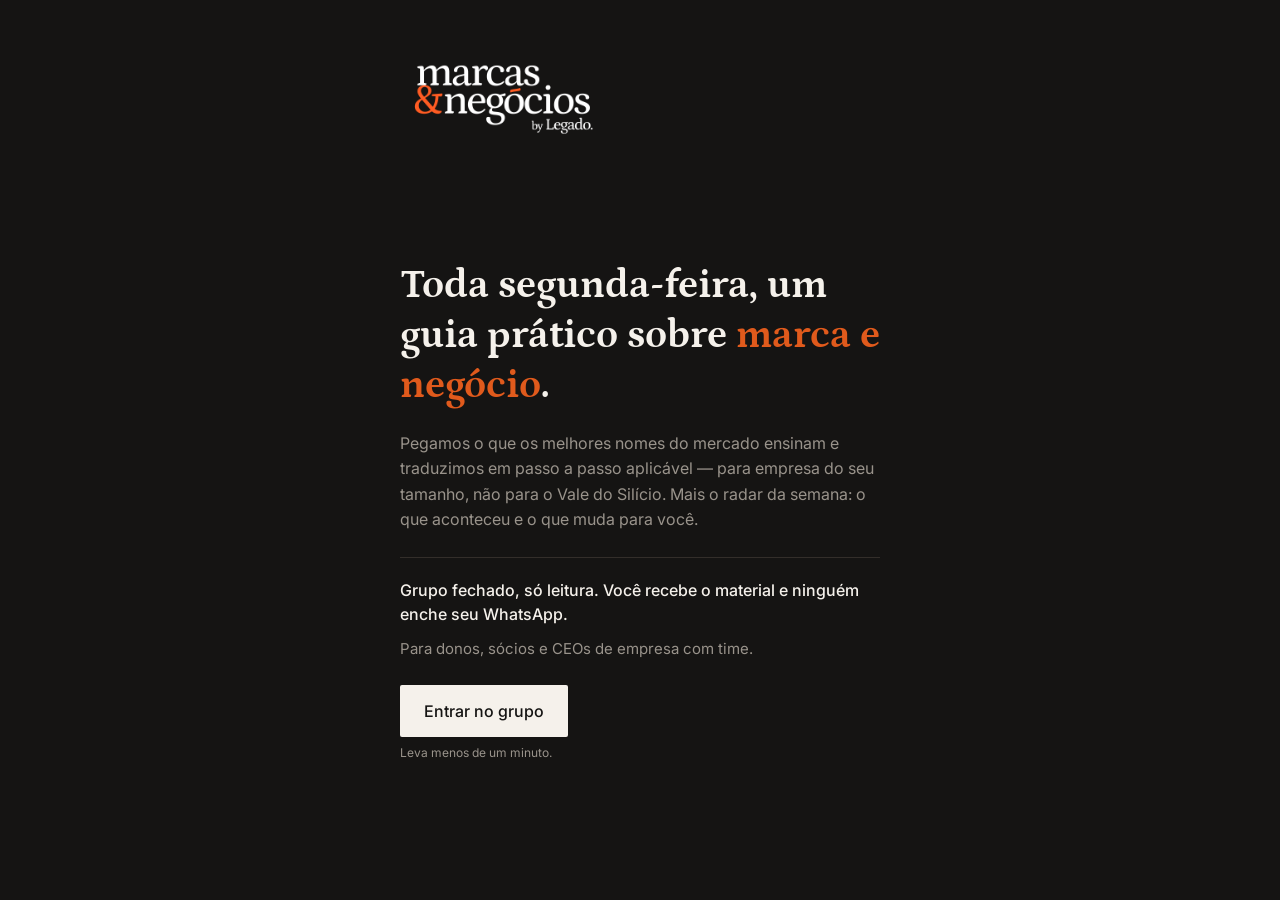
<file: marcas-negocios.html>
<!DOCTYPE html>
<html lang="pt-BR">
<head>
  <meta charset="UTF-8">
  <meta name="viewport" content="width=device-width, initial-scale=1.0, maximum-scale=1.0, user-scalable=no">
  <meta name="description" content="Marcas & Negócios by Legado — Canal exclusivo de conteúdo para empresários pragmáticos.">
  <title>Marcas & Negócios by Legado</title>

  <!-- Google Fonts -->
  <link rel="preconnect" href="https://fonts.googleapis.com">
  <link rel="preconnect" href="https://fonts.gstatic.com" crossorigin>
  <link href="https://fonts.googleapis.com/css2?family=Inter:wght@400;500&family=Petrona:ital,wght@0,300..900;1,300..900&display=swap" rel="stylesheet">

  <style>
    /* ----------------------------------------------------
       DESIGN SYSTEM & TOKENS (TEMA ESCURO NOTURNO)
       ---------------------------------------------------- */
    :root {
      --grafite: #F5F1EB;        /* Textos principais em branco-quente */
      --laranja: #E05A1C;        /* Laranja vibrante para acentos */
      --branco-quente: #151413;  /* Fundo da página escuro/grafite escuro */
      --linha: #332E2A;          /* Divisórias e bordas sutis escuras */
      --cinza-texto: #99938B;    /* Textos secundários e apoios em cinza claro */
    }

    /* CSS Reset */
    * {
      box-sizing: border-box;
      margin: 0;
      padding: 0;
    }

    body {
      background-color: var(--branco-quente);
      color: var(--grafite);
      font-family: 'Inter', sans-serif;
      min-height: 100vh;
      min-height: 100dvh;
      display: flex;
      flex-direction: column;
      align-items: center;
      text-rendering: optimizeLegibility;
      -webkit-font-smoothing: antialiased;
      -moz-osx-font-smoothing: grayscale;
    }

    /* ----------------------------------------------------
       LAYOUT, HEADER & STEP PROGRESS INDICATOR
       ---------------------------------------------------- */
    .progress-container {
      width: 100%;
      height: 2px;
      background-color: var(--linha);
      position: fixed;
      top: 0;
      left: 0;
      z-index: 1000;
    }

    .progress-bar {
      width: 0%;
      height: 100%;
      background-color: var(--laranja);
      transition: width 300ms ease;
    }

    .header {
      position: relative;
      display: flex;
      align-items: center;
      width: 100%;
      max-width: 560px;
      padding: 24px 24px 12px 24px;
      margin-top: 2px; /* Spacing for progress bar */
      z-index: 10;
      flex-shrink: 0;
    }

    .logo-container {
      display: flex;
      align-items: center;
      transition: transform 200ms ease;
      transform: translateX(0);
    }

    .header.has-back .logo-container {
      transform: translateX(36px);
    }

    .back-btn {
      position: absolute;
      left: 24px;
      background: none;
      border: none;
      color: var(--grafite);
      cursor: pointer;
      padding: 4px;
      width: 24px;
      height: 24px;
      display: flex;
      align-items: center;
      justify-content: center;
      opacity: 0;
      pointer-events: none;
      transition: opacity 200ms ease, color 200ms ease;
    }

    .back-btn.visible {
      opacity: 1;
      pointer-events: auto;
    }

    .back-btn:hover {
      color: var(--laranja);
    }

    .back-btn:focus-visible {
      outline: 2px solid var(--laranja);
      outline-offset: 2px;
    }

    .logo {
      height: 88px; /* Aumentado conforme feedback (dobro do tamanho) */
      width: auto;
      max-width: 100%;
      object-fit: contain;
      transition: max-width 200ms ease;
    }

    .header.has-back .logo {
      max-width: calc(100% - 36px);
    }

    /* Indicador de passos em bolinhas */
    .steps-container {
      display: none;
      align-items: center;
      justify-content: space-between;
      width: 100%;
      max-width: 560px;
      margin: 0 auto 16px auto;
      padding: 0 24px;
      box-sizing: border-box;
      flex-shrink: 0;
    }

    .step-item {
      display: flex;
      align-items: center;
      gap: 6px;
    }

    .step-dot {
      width: 20px;
      height: 20px;
      border-radius: 50%;
      border: 1px solid var(--linha);
      display: flex;
      align-items: center;
      justify-content: center;
      font-size: 10px;
      font-family: 'Inter', sans-serif;
      font-weight: 600;
      color: var(--cinza-texto);
      transition: all 200ms ease;
      background-color: transparent;
      flex-shrink: 0;
    }

    .step-item.active .step-dot {
      border-color: var(--laranja);
      color: var(--laranja);
      border-width: 2px;
    }

    .step-item.completed .step-dot {
      background-color: var(--laranja);
      border-color: var(--laranja);
      color: var(--branco-quente); /* Mostra em grafite escuro */
    }

    .step-label {
      font-size: 11px;
      font-family: 'Inter', sans-serif;
      color: var(--cinza-texto);
      font-weight: 500;
      transition: color 200ms ease;
    }

    .step-item.active .step-label {
      color: var(--grafite);
    }

    .step-line {
      flex: 1;
      height: 1px;
      background-color: var(--linha);
      margin: 0 8px;
      min-width: 8px;
      transition: background-color 200ms ease;
    }

    .step-line.completed {
      background-color: var(--laranja);
    }

    @media (max-width: 480px) {
      .step-label {
        display: none;
      }
      .step-line {
        min-width: 16px;
      }
    }

    .app-container {
      flex: 1;
      display: flex;
      width: 100%;
      max-width: 560px;
      padding: 12px 24px 32px 24px;
      align-items: center; /* Center screens vertically */
    }

    /* ----------------------------------------------------
       SCREENS & TRANSITIONS WITH STAGGERED ANIMATIONS
       ---------------------------------------------------- */
    .screen {
      display: none;
      opacity: 0;
      width: 100%;
      flex-direction: column;
    }

    .screen.active {
      display: flex;
      opacity: 1;
    }

    /* Elementos animados ao entrar no slide ativo */
    .screen.active .question-title,
    .screen.active .abertura-title,
    .screen.active .confirmation-title,
    .screen.active .abertura-description,
    .screen.active .divider,
    .screen.active .abertura-info,
    .screen.active .action-container,
    .screen.active .options-stack > *,
    .screen.active .form-group,
    .screen.active .btn-group-row,
    .screen.active .quote-container,
    .screen.active .confirmation-support,
    .screen.active .sub-input-container {
      opacity: 0;
      transform: translateY(12px);
      animation: fadeInUp 350ms cubic-bezier(0.16, 1, 0.3, 1) forwards;
    }

    /* Animação de fade + deslocamento vertical de baixo para cima */
    @keyframes fadeInUp {
      to {
        opacity: 1;
        transform: translateY(0);
      }
    }

    /* Atrasos em cascata (Staggering) */
    .screen.active .question-title,
    .screen.active .abertura-title,
    .screen.active .confirmation-title {
      animation-delay: 40ms;
    }

    .screen.active .abertura-description,
    .screen.active .helper-label {
      animation-delay: 80ms;
    }

    .screen.active .divider,
    .screen.active .form-group:nth-of-type(1),
    .screen.active .quote-container {
      animation-delay: 120ms;
    }

    .screen.active .abertura-info,
    .screen.active .form-group:nth-of-type(2),
    .screen.active .confirmation-support {
      animation-delay: 160ms;
    }

    .screen.active .form-group:nth-of-type(3) {
      animation-delay: 200ms;
    }

    .screen.active .action-container,
    .screen.active .btn-group-row {
      animation-delay: 240ms;
    }

    /* Stagger de atraso nos cards de opções da lista */
    .screen.active .options-stack > *:nth-child(1) { animation-delay: 100ms; }
    .screen.active .options-stack > *:nth-child(2) { animation-delay: 140ms; }
    .screen.active .options-stack > *:nth-child(3) { animation-delay: 180ms; }
    .screen.active .options-stack > *:nth-child(4) { animation-delay: 220ms; }
    .screen.active .options-stack > *:nth-child(5) { animation-delay: 260ms; }
    .screen.active .options-stack > *:nth-child(6) { animation-delay: 300ms; }

    /* ----------------------------------------------------
       TYPOGRAPHY & ACCENTS
       ---------------------------------------------------- */
    .abertura-title, .question-title, .confirmation-title {
      font-family: 'Petrona', serif; /* Fonte oficial Petrona */
      font-size: 28px;
      line-height: 1.25;
      font-weight: 700; /* Bold */
      color: var(--grafite);
      margin-bottom: 20px;
      text-transform: none;
    }

    .accent-orange {
      color: var(--laranja);
      font-style: normal;
    }

    .abertura-description {
      font-size: 15px;
      line-height: 1.6;
      color: var(--cinza-texto);
      margin-bottom: 24px;
    }

    .highlight-text {
      font-size: 15px;
      line-height: 1.5;
      color: var(--grafite);
      font-weight: 500;
      margin-bottom: 12px;
    }

    .support-text {
      font-size: 14px;
      line-height: 1.5;
      color: var(--cinza-texto);
      margin-bottom: 24px;
    }

    .helper-label {
      font-size: 13px;
      color: var(--cinza-texto);
      margin-bottom: 8px;
      display: block;
    }

    .btn-caption {
      font-size: 12px;
      color: var(--cinza-texto);
      margin-top: 8px;
      display: block;
      line-height: 1.4;
    }

    /* ----------------------------------------------------
       FORM ELEMENTS & INTERACTION
       ---------------------------------------------------- */
    .divider {
      border: none;
      border-top: 1px solid var(--linha);
      margin: 20px 0;
      width: 100%;
    }

    .options-stack {
      display: flex;
      flex-direction: column;
      width: 100%;
    }

    .option-card {
      display: flex;
      align-items: center;
      min-height: 56px;
      width: 100%;
      border: 1px solid var(--linha);
      background-color: transparent;
      padding: 16px 20px;
      margin-bottom: 12px;
      cursor: pointer;
      border-radius: 6px; /* Bordinha arredondada */
      font-family: 'Inter', sans-serif;
      font-size: 16px;
      color: var(--grafite);
      text-align: left;
      transition: border-color 200ms ease, background-color 200ms ease;
      position: relative;
    }

    .option-card:hover {
      border-color: var(--grafite);
    }

    .option-card:focus-visible {
      outline: 2px solid var(--laranja);
      outline-offset: -2px;
    }

    .option-indicator {
      display: block;
      width: 8px;
      height: 8px;
      background-color: var(--laranja);
      margin-right: 12px;
      opacity: 0;
      transform: scale(0);
      transition: opacity 200ms ease, transform 200ms ease;
      flex-shrink: 0;
    }

    .option-card.selected {
      border-color: var(--laranja);
    }

    .option-card.selected .option-indicator {
      opacity: 1;
      transform: scale(1);
    }

    /* Double line card adjustments */
    .option-card.double-line {
      align-items: flex-start;
      line-height: 1.4;
    }

    .option-card.double-line .option-indicator {
      margin-top: 5px;
    }

    /* Text fields & textarea */
    .form-group {
      margin-bottom: 24px;
      display: flex;
      flex-direction: column;
      position: relative;
    }

    .form-group label {
      font-size: 13px;
      color: var(--cinza-texto);
      margin-bottom: 4px;
    }

    .text-input, .textarea-field {
      width: 100%;
      border: none;
      border-bottom: 1px solid var(--linha);
      background-color: transparent;
      font-family: 'Inter', sans-serif;
      font-size: 16px;
      color: var(--grafite);
      padding: 8px 0;
      outline: none;
      transition: border-bottom-color 200ms ease;
      border-radius: 0; /* iOS input reset */
    }

    .textarea-field {
      resize: none;
      line-height: 1.5;
    }

    .text-input:focus, .textarea-field:focus {
      border-bottom-color: var(--laranja);
    }

    .text-input::placeholder, .textarea-field::placeholder {
      color: var(--cinza-texto);
      opacity: 0.5;
    }

    .form-group.invalid .text-input {
      border-bottom-color: var(--laranja);
    }

    .error-msg {
      font-size: 12px;
      color: var(--laranja);
      margin-top: 4px;
      min-height: 16px;
      opacity: 0;
      transition: opacity 200ms ease;
    }

    .form-group.invalid .error-msg {
      opacity: 1;
    }

    /* ----------------------------------------------------
       BUTTONS
       ---------------------------------------------------- */
    .action-container {
      display: flex;
      flex-direction: column;
      width: 100%;
      align-items: flex-start;
    }

    .btn-solid {
      background-color: var(--grafite);
      color: var(--branco-quente); /* Fundo branco-quente invertido para texto */
      border: none;
      font-family: 'Inter', sans-serif;
      font-weight: 500;
      font-size: 16px;
      padding: 16px 24px;
      cursor: pointer;
      border-radius: 2px;
      text-align: center;
      transition: background-color 200ms ease, color 200ms ease;
      display: inline-block;
      text-decoration: none;
      width: auto;
    }

    .btn-solid:hover {
      background-color: var(--laranja);
      color: var(--grafite); /* Altera o texto para acompanhar */
    }

    .btn-solid:focus-visible {
      outline: 2px solid var(--laranja);
      outline-offset: 2px;
    }

    .btn-group-row {
      display: flex;
      align-items: center;
      gap: 20px;
      margin-top: 8px;
    }

    .btn-text {
      background: none;
      border: none;
      color: var(--cinza-texto);
      font-family: 'Inter', sans-serif;
      font-size: 16px;
      text-decoration: underline;
      cursor: pointer;
      padding: 8px 12px;
      transition: color 200ms ease;
    }

    .btn-text:hover {
      color: var(--grafite);
    }

    .btn-text:focus-visible {
      outline: 2px solid var(--laranja);
      outline-offset: 2px;
    }

    /* Special style for Outro sector input wrapper */
    .sub-input-container {
      margin-top: 16px;
      padding-top: 16px;
      border-top: 1px solid var(--linha);
      width: 100%;
    }

    /* ----------------------------------------------------
       CONFIRMATION SCREEN SPECIALS
       ---------------------------------------------------- */
    .quote-container {
      margin: 24px 0;
      padding-left: 16px;
      border-left: 2px solid var(--laranja);
    }

    .quote-label {
      font-size: 13px;
      color: var(--cinza-texto);
      display: block;
      margin-bottom: 6px;
    }

    .dynamic-quote {
      font-family: 'Petrona', serif;
      font-size: 24px;
      line-height: 1.3;
      color: var(--grafite);
      font-weight: 500;
    }

    .confirmation-support {
      font-size: 16px;
      line-height: 1.5;
      color: var(--grafite);
    }

    /* ----------------------------------------------------
       RESPONSIVE & ADAPTIVE STYLES
       ---------------------------------------------------- */
    /* Desktop Overrides */
    @media (min-width: 768px) {
      .logo {
        height: 112px; /* Aumentado conforme feedback (dobro do tamanho) */
      }
      .header {
        padding: 32px 40px 16px 40px;
      }
      .back-btn {
        left: 40px;
      }
      .app-container {
        padding: 0 40px 40px 40px;
      }
      .abertura-title, .question-title, .confirmation-title {
        font-size: 40px;
      }
      .option-card {
        font-size: 17px;
        padding: 18px 24px;
        margin-bottom: 14px;
      }
      .abertura-description {
        font-size: 16px;
      }
      .highlight-text {
        font-size: 16px;
      }
      .support-text {
        font-size: 15px;
      }
    }

    /* Height-constrained mobile screens override to prevent scroll */
    @media (max-height: 680px) {
      .header {
        padding: 16px 24px 8px 24px;
      }
      .abertura-title, .question-title, .confirmation-title {
        font-size: 24px;
        margin-bottom: 12px;
      }
      .abertura-description {
        font-size: 14px;
        margin-bottom: 16px;
      }
      .option-card {
        min-height: 48px;
        padding: 12px 16px;
        margin-bottom: 8px;
        font-size: 15px;
      }
      .form-group {
        margin-bottom: 16px;
      }
      .divider {
        margin: 16px 0;
      }
      .btn-solid {
        padding: 12px 20px;
        font-size: 15px;
      }
    }

    /* Prefers-reduced-motion compatibility */
    @media (prefers-reduced-motion: reduce) {
      .screen.active .question-title,
      .screen.active .abertura-title,
      .screen.active .confirmation-title,
      .screen.active .abertura-description,
      .screen.active .divider,
      .screen.active .abertura-info,
      .screen.active .action-container,
      .screen.active .options-stack > *,
      .screen.active .form-group,
      .screen.active .btn-group-row,
      .screen.active .quote-container,
      .screen.active .confirmation-support,
      .screen.active .sub-input-container {
        animation: none !important;
        opacity: 1 !important;
        transform: none !important;
      }
      .screen {
        transition: none !important;
        transform: none !important;
      }
      .progress-bar {
        transition: none !important;
      }
      .logo-container {
        transition: none !important;
      }
    }
  </style>
</head>
<body>

  <!-- Linha de Progresso (Invisível mas mantida em background para conformidade de estado) -->
  <div class="progress-container" style="opacity: 0; pointer-events: none;">
    <div class="progress-bar" id="progress-bar"></div>
  </div>

  <!-- Cabeçalho Fixo -->
  <header class="header" id="app-header">
    <button type="button" id="back-btn" class="back-btn" aria-label="Voltar à tela anterior">
      <svg width="20" height="20" viewBox="0 0 24 24" fill="none" stroke="currentColor" stroke-width="2" stroke-linecap="round" stroke-linejoin="round">
        <line x1="19" y1="12" x2="5" y2="12"></line>
        <polyline points="12 19 5 12 12 5"></polyline>
      </svg>
    </button>
    <div class="logo-container">
      <!-- Logo branca (negativa) no tema escuro -->
      <img src="logo-marcas-negocios-branco.png" alt="Marcas & Negócios by Legado" class="logo">
    </div>
  </header>

  <!-- Indicador de Passos por Bolinhas (Padrão visual v-form-8) -->
  <div class="steps-container" id="steps-indicator"></div>

  <!-- Container Geral da Aplicação -->
  <main class="app-container">

    <!-- TELA 0 — Abertura -->
    <section class="screen" id="screen-0">
      <div class="screen-content">
        <h1 class="abertura-title">Toda segunda-feira, um guia prático sobre <span class="accent-orange">marca e negócio</span>.</h1>
        <p class="abertura-description">
          Pegamos o que os melhores nomes do mercado ensinam e traduzimos em passo a passo aplicável — para empresa do seu tamanho, não para o Vale do Silício. Mais o radar da semana: o que aconteceu e o que muda para você.
        </p>
        <hr class="divider">
        <div class="abertura-info">
          <p class="highlight-text">Grupo fechado, só leitura. Você recebe o material e ninguém enche seu WhatsApp.</p>
          <p class="support-text">Para donos, sócios e CEOs de empresa com time.</p>
        </div>
        <div class="action-container">
          <button type="button" class="btn-solid" onclick="nextScreen()">Entrar no grupo</button>
          <span class="btn-caption">Leva menos de um minuto.</span>
        </div>
      </div>
    </section>

    <!-- TELA 1 — Papel -->
    <section class="screen" id="screen-1">
      <div class="screen-content">
        <h2 class="question-title">Qual é o seu <span class="accent-orange">papel</span> na empresa?</h2>
        <div class="options-stack">
          <button type="button" class="option-card" onclick="selectOption(1, 'Dono ou sócio')">
            <span class="option-indicator"></span>
            <span class="option-text">Dono ou sócio</span>
          </button>
          <button type="button" class="option-card" onclick="selectOption(1, 'CEO ou diretor')">
            <span class="option-indicator"></span>
            <span class="option-text">CEO ou diretor</span>
          </button>
          <button type="button" class="option-card" onclick="selectOption(1, 'Gestão ou coordenação')">
            <span class="option-indicator"></span>
            <span class="option-text">Gestão ou coordenação</span>
          </button>
          <button type="button" class="option-card" onclick="selectOption(1, 'Outro')">
            <span class="option-indicator"></span>
            <span class="option-text">Outro</span>
          </button>
        </div>
      </div>
    </section>

    <!-- TELA 2 — Tamanho do time -->
    <section class="screen" id="screen-2">
      <div class="screen-content">
        <h2 class="question-title">Quantas <span class="accent-orange">pessoas</span> trabalham com você hoje?</h2>
        <div class="options-stack">
          <button type="button" class="option-card" onclick="selectOption(2, 'Só eu')">
            <span class="option-indicator"></span>
            <span class="option-text">Só eu</span>
          </button>
          <button type="button" class="option-card" onclick="selectOption(2, '2 a 4')">
            <span class="option-indicator"></span>
            <span class="option-text">2 a 4</span>
          </button>
          <button type="button" class="option-card" onclick="selectOption(2, '5 a 20')">
            <span class="option-indicator"></span>
            <span class="option-text">5 a 20</span>
          </button>
          <button type="button" class="option-card" onclick="selectOption(2, 'Mais de 20')">
            <span class="option-indicator"></span>
            <span class="option-text">Mais de 20</span>
          </button>
        </div>
      </div>
    </section>

    <!-- TELA 3 — Setor -->
    <section class="screen" id="screen-3">
      <div class="screen-content">
        <h2 class="question-title">Em que <span class="accent-orange">setor</span> a empresa atua?</h2>
        <div class="options-stack">
          <button type="button" class="option-card" onclick="selectSectorOption(this, 'Tecnologia')">
            <span class="option-indicator"></span>
            <span class="option-text">Tecnologia</span>
          </button>
          <button type="button" class="option-card" onclick="selectSectorOption(this, 'Indústria')">
            <span class="option-indicator"></span>
            <span class="option-text">Indústria</span>
          </button>
          <button type="button" class="option-card" onclick="selectSectorOption(this, 'Franquia')">
            <span class="option-indicator"></span>
            <span class="option-text">Franquia</span>
          </button>
          <button type="button" class="option-card" onclick="selectSectorOption(this, 'Serviço B2B')">
            <span class="option-indicator"></span>
            <span class="option-text">Serviço B2B</span>
          </button>
          <button type="button" class="option-card" onclick="selectSectorOption(this, 'Produto ou varejo premium')">
            <span class="option-indicator"></span>
            <span class="option-text">Produto ou varejo premium</span>
          </button>
          <button type="button" class="option-card" onclick="selectSectorOption(this, 'Outro')">
            <span class="option-indicator"></span>
            <span class="option-text">Outro</span>
          </button>
        </div>
        
        <div id="outro-setor-container" class="sub-input-container" style="display: none;">
          <div class="form-group" style="margin-bottom: 16px;">
            <input type="text" id="input-setor-outro" class="text-input" placeholder="Qual?">
          </div>
          <button type="button" class="btn-solid" onclick="submitSectorOutro()">Continuar</button>
        </div>
      </div>
    </section>

    <!-- TELA 4 — A trava -->
    <section class="screen" id="screen-4">
      <div class="screen-content">
        <h2 class="question-title" style="margin-bottom: 8px;">O que mais <span class="accent-orange">trava</span> o crescimento da empresa hoje?</h2>
        <span class="helper-label" style="display: block; margin-bottom: 16px;">Escolha a que mais pesa.</span>
        <div class="options-stack">
          <button type="button" class="option-card double-line" onclick="selectOption(4, 'Pouca gente conhece a marca')">
            <span class="option-indicator"></span>
            <span class="option-text">Pouca gente conhece a marca</span>
          </button>
          <button type="button" class="option-card double-line" onclick="selectOption(4, 'Conhecem, mas escolhem o concorrente mais barato')">
            <span class="option-indicator"></span>
            <span class="option-text">Conhecem, mas escolhem o concorrente mais barato</span>
          </button>
          <button type="button" class="option-card double-line" onclick="selectOption(4, 'Vendemos, mas depende de mim estar na sala')">
            <span class="option-indicator"></span>
            <span class="option-text">Vendemos, mas depende de mim estar na sala</span>
          </button>
          <button type="button" class="option-card double-line" onclick="selectOption(4, 'O time não fala a mesma língua da marca')">
            <span class="option-indicator"></span>
            <span class="option-text">O time não fala a mesma língua da marca</span>
          </button>
        </div>
      </div>
    </section>

    <!-- TELA 5 — Os 90 dias -->
    <section class="screen" id="screen-5">
      <div class="screen-content">
        <h2 class="question-title">Se desse para resolver uma coisa da sua marca nos próximos <span class="accent-orange">90 dias</span>, qual seria?</h2>
        <div class="form-group" style="margin-bottom: 24px;">
          <span class="helper-label">Opcional. Escreva do seu jeito.</span>
          <textarea id="input-noventa-dias" class="textarea-field" rows="3" placeholder="Escreva aqui..."></textarea>
        </div>
        <div class="btn-group-row">
          <button type="button" class="btn-solid" onclick="submitNoventaDias()">Continuar</button>
          <button type="button" class="btn-text" onclick="skipNoventaDias()">Pular</button>
        </div>
      </div>
    </section>

    <!-- TELA 6 — Contato -->
    <section class="screen" id="screen-6">
      <div class="screen-content">
        <h2 class="question-title">Só falta saber <span class="accent-orange">quem é você</span>.</h2>
        
        <div class="form-group" id="group-nome">
          <label for="input-nome">Nome</label>
          <input type="text" id="input-nome" class="text-input" placeholder="Seu nome completo">
          <span class="error-msg" id="error-nome"></span>
        </div>
        
        <div class="form-group" id="group-empresa">
          <label for="input-empresa">Empresa</label>
          <input type="text" id="input-empresa" class="text-input" placeholder="Nome da sua empresa">
          <span class="error-msg" id="error-empresa"></span>
        </div>
        
        <div class="form-group" id="group-whatsapp">
          <label for="input-whatsapp">WhatsApp</label>
          <input type="tel" id="input-whatsapp" class="text-input" placeholder="(00) 00000-0000" inputmode="numeric">
          <span class="error-msg" id="error-whatsapp"></span>
        </div>
        
        <div class="action-container" style="margin-top: 12px;">
          <button type="button" class="btn-solid" onclick="submitContato()">Entrar no grupo</button>
          <span class="btn-caption" style="margin-top: 12px;">Usamos seu WhatsApp só para o grupo e para falar com você. Nada de disparo em massa.</span>
        </div>
      </div>
    </section>

    <!-- TELA 7 — Confirmação -->
    <section class="screen" id="screen-7">
      <div class="screen-content">
        <h2 class="confirmation-title">Você está <span class="accent-orange">dentro</span>.</h2>
        
        <div class="quote-container">
          <span class="quote-label">Você marcou:</span>
          <blockquote class="dynamic-quote" id="dynamic-quote-text">
            "Conhecem, mas escolhem o concorrente mais barato."
          </blockquote>
        </div>
        
        <p class="confirmation-support">O material de segunda é sobre exatamente isso.</p>
        
        <div class="action-container" style="margin-top: 24px;">
          <a href="#" id="whatsapp-link" target="_blank" class="btn-solid" rel="noopener noreferrer">Abrir o grupo no WhatsApp</a>
          <span class="btn-caption" style="margin-top: 12px;">
            Toda segunda chega o guia da semana.<br>
            Fora isso, o grupo fica quieto.
          </span>
        </div>
      </div>
    </section>

  </main>

  <!-- ----------------------------------------------------
       JAVASCRIPT LOGIC
       ---------------------------------------------------- -->
  <script>
    // URLs CONFIGURÁVEIS (Conforme item 4 do brief)
    // Insira aqui a URL do seu webhook (Google Apps Script, Make, n8n, etc.)
    const ENDPOINT_URL = "https://script.google.com/macros/s/AKfycbw6B_XeVM4GTN96jwNZFtxqS_js8Y36e9US45TEFXye13DwXfERWJx80PAOp65otnez1Q/exec"; 
    // Link final de acesso ao grupo do WhatsApp
    const WHATSAPP_URL = "https://chat.whatsapp.com/KJsUH6EaHdsDIMR26JgLV2"; 

    // Estado Geral da Página (Apenas na memória, sem localStorage)
    const state = {
      nome: '',
      empresa: '',
      whatsapp: '',
      papel: '',
      tamanho_time: '',
      setor: '',
      setor_outro: '',
      trava: '',
      noventa_dias: '',
      origem: 'direto',
      timestamp: ''
    };

    let currentScreenIndex = 0;
    const totalScreens = 8;

    // Detecta origem via URL (?origem=...)
    function parseOrigem() {
      const urlParams = new URLSearchParams(window.location.search);
      const originalParam = urlParams.get('origem');
      if (originalParam) {
        const allowed = ['instagram', 'linkedin', 'evento', 'indicacao', 'pipe'];
        const val = originalParam.toLowerCase().trim();
        if (allowed.includes(val)) {
          state.origem = val;
        }
      }
    }

    // Inicialização da Página
    document.addEventListener('DOMContentLoaded', () => {
      parseOrigem();
      setupWhatsAppMask();
      setupInputErrorClearing();
      setupBackBtn();
      
      // Inicia na Tela 0
      goToScreen(0);
    });

    // Mascaramento em tempo real do campo WhatsApp
    function setupWhatsAppMask() {
      const whatsappInput = document.getElementById('input-whatsapp');
      if (!whatsappInput) return;

      whatsappInput.addEventListener('input', (e) => {
        let value = e.target.value;
        // Remove tudo que não for dígito
        let clean = value.replace(/\D/g, '');
        
        if (clean.length > 11) {
          clean = clean.substring(0, 11);
        }

        // Formata em tempo real (XX) XXXXX-XXXX
        let formatted = '';
        if (clean.length > 0) {
          formatted = `(${clean.substring(0, 2)}`;
        }
        if (clean.length > 2) {
          formatted += `) ${clean.substring(2, 7)}`;
        }
        if (clean.length > 7) {
          formatted += `-${clean.substring(7, 11)}`;
        }
        
        e.target.value = formatted;
      });
    }

    // Limpa estado de erro ao digitar nos campos
    function setupInputErrorClearing() {
      const inputs = ['input-nome', 'input-empresa', 'input-whatsapp'];
      inputs.forEach(id => {
        const input = document.getElementById(id);
        if (input) {
          input.addEventListener('input', () => {
            const group = input.closest('.form-group');
            if (group) {
              group.classList.remove('invalid');
            }
          });
        }
      });
    }

    // Configura evento do botão Voltar
    function setupBackBtn() {
      const backBtn = document.getElementById('back-btn');
      backBtn.addEventListener('click', () => {
        if (currentScreenIndex > 0) {
          goToScreen(currentScreenIndex - 1);
        }
      });
    }

    // Gerencia o preenchimento da barra de progresso no topo (Invisível, mas mantida)
    function updateProgressBar(index) {
      const progressBar = document.getElementById('progress-bar');
      const progress = (index / (totalScreens - 1)) * 100;
      if (progressBar) progressBar.style.width = `${progress}%`;
    }

    // Atualiza o indicador de passos em bolinhas na tela
    function updateStepsIndicator(screenIndex) {
      const container = document.getElementById('steps-indicator');
      if (!container) return;
      
      // Apenas exibe de Screen 1 (Papel) até 6 (Contato)
      if (screenIndex >= 1 && screenIndex <= 6) {
        container.style.display = 'flex';
      } else {
        container.style.display = 'none';
        return;
      }
      
      // Mapeia index da tela para índice do passo (0 a 4)
      let stepIndex = 0;
      if (screenIndex === 1) stepIndex = 0;
      else if (screenIndex === 2) stepIndex = 1;
      else if (screenIndex === 3) stepIndex = 2;
      else if (screenIndex === 4 || screenIndex === 5) stepIndex = 3;
      else if (screenIndex === 6) stepIndex = 4;
      
      const steps = ["Papel", "Time", "Setor", "Marca", "Contato"];
      container.innerHTML = '';
      
      steps.forEach((label, i) => {
        // Elemento do Passo
        const stepItem = document.createElement('div');
        stepItem.className = 'step-item';
        if (i === stepIndex) {
          stepItem.classList.add('active');
        } else if (i < stepIndex) {
          stepItem.classList.add('completed');
        }
        
        // Círculo com o número ou checkmark
        const stepDot = document.createElement('div');
        stepDot.className = 'step-dot';
        if (i < stepIndex) {
          stepDot.innerHTML = '✓';
        } else {
          stepDot.innerText = i + 1;
        }
        
        // Rótulo de texto
        const stepLabel = document.createElement('span');
        stepLabel.className = 'step-label';
        stepLabel.innerText = label;
        
        stepItem.appendChild(stepDot);
        stepItem.appendChild(stepLabel);
        container.appendChild(stepItem);
        
        // Divisor conectando os círculos
        if (i < steps.length - 1) {
          const stepLine = document.createElement('div');
          stepLine.className = 'step-line';
          if (i < stepIndex) {
            stepLine.classList.add('completed');
          }
          container.appendChild(stepLine);
        }
      });
    }

    // Atualiza estado visual do cabeçalho (Botão voltar e recuo do logotipo)
    function updateHeader(index) {
      const header = document.getElementById('app-header');
      const backBtn = document.getElementById('back-btn');
      
      // Botão voltar fica ativo da Tela 1 até a Tela 6 (Contato)
      if (index >= 1 && index <= 6) {
        backBtn.classList.add('visible');
        header.classList.add('has-back');
      } else {
        backBtn.classList.remove('visible');
        header.classList.remove('has-back');
      }
    }

    // Sincroniza os dados do estado com os elementos na tela ao voltar/avançar
    function syncUIWithState(index) {
      if (index === 1) {
        markSelectedCard(1, state.papel);
      } else if (index === 2) {
        markSelectedCard(2, state.tamanho_time);
      } else if (index === 3) {
        markSelectedCard(3, state.setor);
        const outroContainer = document.getElementById('outro-setor-container');
        const inputOutro = document.getElementById('input-setor-outro');
        if (state.setor === 'Outro') {
          outroContainer.style.display = 'block';
          inputOutro.value = state.setor_outro;
        } else {
          outroContainer.style.display = 'none';
          inputOutro.value = '';
        }
      } else if (index === 4) {
        markSelectedCard(4, state.trava);
      } else if (index === 5) {
        document.getElementById('input-noventa-dias').value = state.noventa_dias;
      } else if (index === 6) {
        document.getElementById('input-nome').value = state.nome;
        document.getElementById('input-empresa').value = state.empresa;
        document.getElementById('input-whatsapp').value = state.whatsapp;
      } else if (index === 7) {
        // Alimenta o texto dinâmico da tela de confirmação com a trava selecionada na Tela 4
        const quoteText = document.getElementById('dynamic-quote-text');
        quoteText.innerText = `"${state.trava}"`;
        // Ajusta link do WhatsApp no botão
        document.getElementById('whatsapp-link').href = WHATSAPP_URL;
      }
    }

    // Coloca a classe 'selected' no card correspondente ao valor no estado
    function markSelectedCard(screenIndex, value) {
      const screen = document.getElementById(`screen-${screenIndex}`);
      if (!screen) return;
      const cards = screen.querySelectorAll('.option-card');
      cards.forEach(card => {
        const textNode = card.querySelector('.option-text');
        if (textNode && textNode.innerText.trim() === value) {
          card.classList.add('selected');
        } else {
          card.classList.remove('selected');
        }
      });
    }

    // Transição de Telas
    function goToScreen(index) {
      if (index < 0 || index >= totalScreens) return;
      
      const screens = document.querySelectorAll('.screen');
      const currentScreen = screens[currentScreenIndex];
      const nextScreen = screens[index];
      
      const isReduced = window.matchMedia('(prefers-reduced-motion: reduce)').matches;
      const duration = isReduced ? 0 : 200;
      const goingForward = index > currentScreenIndex;
      
      // Sincroniza valores do estado antes de exibir
      syncUIWithState(index);
      
      // Atualiza progresso e cabeçalho
      updateHeader(index);
      updateProgressBar(index);
      updateStepsIndicator(index);
      
      if (currentScreen && currentScreen !== nextScreen) {
        // Deslocamento e fade-out da tela atual
        currentScreen.style.opacity = '0';
        currentScreen.style.transform = isReduced 
          ? 'none' 
          : (goingForward ? 'translateY(-8px)' : 'translateY(8px)');
        
        setTimeout(() => {
          currentScreen.style.display = 'none';
          currentScreen.classList.remove('active');
          
          // Configura o ponto inicial da nova tela
          nextScreen.style.display = 'flex';
          nextScreen.style.opacity = '0';
          nextScreen.style.transform = isReduced 
            ? 'none' 
            : (goingForward ? 'translateY(8px)' : 'translateY(-8px)');
          
          // Force layout reflow
          nextScreen.offsetHeight;
          
          // Anima entrada da nova tela
          nextScreen.style.opacity = '1';
          nextScreen.style.transform = 'translateY(0)';
          nextScreen.classList.add('active');
          
          currentScreenIndex = index;
        }, duration);
      } else {
        // Entrada inicial sem animação de saída
        nextScreen.style.display = 'flex';
        nextScreen.offsetHeight;
        nextScreen.style.opacity = '1';
        nextScreen.style.transform = 'translateY(0)';
        nextScreen.classList.add('active');
        currentScreenIndex = index;
      }
    }

    function nextScreen() {
      goToScreen(currentScreenIndex + 1);
    }

    // Seleção de opções (Telas 1, 2 e 4)
    function selectOption(screenNum, value) {
      if (screenNum === 1) state.papel = value;
      else if (screenNum === 2) state.tamanho_time = value;
      else if (screenNum === 4) state.trava = value;
      
      // Destaca visualmente a selecionada
      markSelectedCard(screenNum, value);
      
      // Avança sozinho após 250ms
      setTimeout(() => {
        goToScreen(currentScreenIndex + 1);
      }, 250);
    }

    // Seleção na Tela 3 (Setor) - Comporta expansão se "Outro"
    function selectSectorOption(element, value) {
      const cards = document.querySelectorAll('#screen-3 .option-card');
      cards.forEach(c => c.classList.remove('selected'));
      
      element.classList.add('selected');
      state.setor = value;
      
      const outroContainer = document.getElementById('outro-setor-container');
      const inputOutro = document.getElementById('input-setor-outro');
      
      if (value === 'Outro') {
        outroContainer.style.display = 'block';
        inputOutro.focus();
      } else {
        outroContainer.style.display = 'none';
        state.setor_outro = '';
        inputOutro.value = '';
        setTimeout(() => {
          goToScreen(currentScreenIndex + 1);
        }, 250);
      }
    }

    // Avanço manual no setor "Outro"
    function submitSectorOutro() {
      const inputOutro = document.getElementById('input-setor-outro');
      const val = inputOutro.value.trim();
      if (val === '') {
        inputOutro.focus();
        return;
      }
      state.setor_outro = val;
      goToScreen(currentScreenIndex + 1);
    }

    // Ações da Tela 5 (Os 90 dias)
    function submitNoventaDias() {
      state.noventa_dias = document.getElementById('input-noventa-dias').value.trim();
      goToScreen(currentScreenIndex + 1);
    }

    // Função de Pular para Tela 5
    function skipNoventaDias() {
      state.noventa_dias = '';
      document.getElementById('input-noventa-dias').value = '';
      goToScreen(currentScreenIndex + 1);
    }

    // Validação e Envio da Tela 6 (Contato)
    function submitContato() {
      const nomeInput = document.getElementById('input-nome');
      const empresaInput = document.getElementById('input-empresa');
      const whatsappInput = document.getElementById('input-whatsapp');
      
      const nomeVal = nomeInput.value.trim();
      const empresaVal = empresaInput.value.trim();
      const whatsappVal = whatsappInput.value.trim();
      const whatsappDigits = whatsappVal.replace(/\D/g, '');
      
      let isValid = true;
      
      // Limpa validações anteriores
      document.querySelectorAll('.form-group').forEach(g => {
        g.classList.remove('invalid');
      });
      
      // Valida Nome
      if (nomeVal === '') {
        const group = document.getElementById('group-nome');
        group.classList.add('invalid');
        document.getElementById('error-nome').innerText = 'Falta preencher seu nome.';
        isValid = false;
      }
      
      // Valida Empresa
      if (empresaVal === '') {
        const group = document.getElementById('group-empresa');
        group.classList.add('invalid');
        document.getElementById('error-empresa').innerText = 'Falta preencher sua empresa.';
        isValid = false;
      }
      
      // Valida WhatsApp
      if (whatsappDigits === '') {
        const group = document.getElementById('group-whatsapp');
        group.classList.add('invalid');
        document.getElementById('error-whatsapp').innerText = 'Falta preencher seu WhatsApp.';
        isValid = false;
      } else if (whatsappDigits.length < 9) {
        const group = document.getElementById('group-whatsapp');
        group.classList.add('invalid');
        document.getElementById('error-whatsapp').innerText = 'Falta o DDD ou número incompleto.';
        isValid = false;
      } else if (whatsappDigits.length === 9) {
        const group = document.getElementById('group-whatsapp');
        group.classList.add('invalid');
        document.getElementById('error-whatsapp').innerText = 'Falta o DDD.';
        isValid = false;
      } else if (whatsappDigits.length < 11) {
        const group = document.getElementById('group-whatsapp');
        group.classList.add('invalid');
        document.getElementById('error-whatsapp').innerText = 'Número incompleto.';
        isValid = false;
      }
      
      if (!isValid) {
        // Foca no primeiro elemento inválido
        const firstInvalid = document.querySelector('.form-group.invalid input');
        if (firstInvalid) firstInvalid.focus();
        return;
      }
      
      // Alimenta estado com valores válidos
      state.nome = nomeVal;
      state.empresa = empresaVal;
      state.whatsapp = whatsappVal;
      
      // Efetua disparo dos dados
      sendDataPayload();
    }

    // Envio POST JSON
    async function sendDataPayload() {
      state.timestamp = new Date().toISOString();
      
      console.log('Payload disparado:', state);
      
      if (ENDPOINT_URL) {
        try {
          const response = await fetch(ENDPOINT_URL, {
            method: 'POST',
            mode: 'no-cors',
            headers: {
              'Content-Type': 'text/plain'
            },
            body: JSON.stringify(state)
          });
          
          if (!response.ok) {
            console.warn('Servidor retornou erro no recebimento do payload:', response.statusText);
          }
        } catch (err) {
          console.error('Falha crítica de rede ao enviar payload para endpoint:', err);
        }
      }
      
      // Prossegue para a confirmação de qualquer forma para não reter a experiência do lead
      goToScreen(7);
    }
  </script>
</body>
</html>
</file>
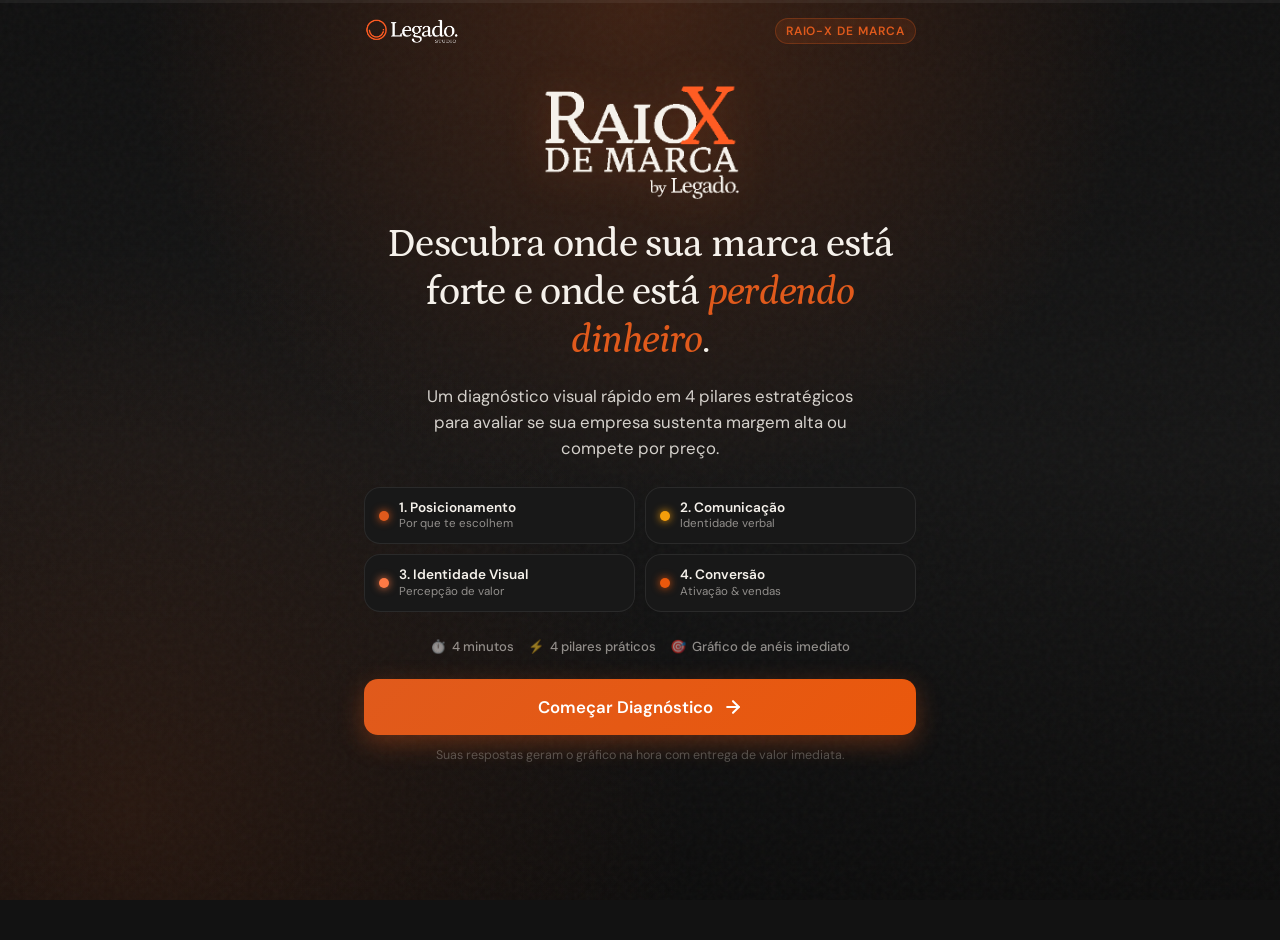
<file: raiox.html>
<!DOCTYPE html>
<html lang="pt-BR">
<head>
  <meta charset="UTF-8">
  <meta name="viewport" content="width=device-width, initial-scale=1.0, maximum-scale=1.0, user-scalable=no">
  <title>Raio-X de Marca | Diagnóstico Estratégico em 4 Pilares · Legado Branding</title>
  <meta name="description" content="Descubra onde sua marca está forte e onde está perdendo dinheiro. Diagnóstico visual nos 4 pilares da Legado Branding.">
  <link rel="icon" href="favicon.png" type="image/png">

  <!-- Open Graph -->
  <meta property="og:title" content="Raio-X de Marca — Legado Branding">
  <meta property="og:description" content="Avalie sua marca em 4 pilares: Posicionamento, Comunicação, Visual e Conversão. Diagnóstico imediato.">
  <meta property="og:type" content="website">

  <!-- Google Fonts: Petrona (Serifada Elegante) & DM Sans / Inter -->
  <link rel="preconnect" href="https://fonts.googleapis.com">
  <link rel="preconnect" href="https://fonts.gstatic.com" crossorigin>
  <link href="https://fonts.googleapis.com/css2?family=Petrona:ital,wght@0,300;0,400;0,500;0,600;0,700;1,400&family=DM+Sans:ital,opsz,wght@0,9..40,300;0,9..40,400;0,9..40,500;0,9..40,600;0,9..40,700;1,400&display=swap" rel="stylesheet">

  <style>
    /* ==========================================================================
       DESIGN SYSTEM & TOKENS — LEGADO BRANDING (ATMOSFERA ESCURA PREMIUM)
       Fiel ao Link Tree e ao Formulário Marcas & Negócios
       ========================================================================== */
    :root {
      --bg-primary: #121212;
      --bg-surface: #181818;
      --bg-surface-elevated: #222222;
      --bg-card: #191919;
      --bg-card-hover: #202020;

      --laranja: #E05A1C;
      --laranja-hover: #F47340;
      --laranja-glow: rgba(224, 90, 28, 0.35);
      --laranja-glow-subtle: rgba(224, 90, 28, 0.12);
      --laranja-border: rgba(224, 90, 28, 0.45);

      /* Cores dos 4 Pilares */
      --pilar-posicionamento: #E05A1C;
      --pilar-comunicacao: #F59E0B;
      --pilar-visual: #FF7A45;
      --pilar-conversao: #EA580C;

      --branco: #F5F1EB;
      --branco-suave: rgba(245, 241, 235, 0.85);
      --branco-mutado: rgba(245, 241, 235, 0.55);
      --branco-raro: rgba(245, 241, 235, 0.28);
      --linha: rgba(255, 255, 255, 0.08);
      --linha-forte: rgba(255, 255, 255, 0.16);

      --font-serif: 'Petrona', Georgia, serif;
      --font-sans: 'DM Sans', -apple-system, BlinkMacSystemFont, sans-serif;

      --radius-card: 20px;
      --radius-badge: 100px;
      --radius-btn: 14px;
      --transition-smooth: all 0.3s cubic-bezier(0.16, 1, 0.3, 1);
    }

    *, *::before, *::after {
      box-sizing: border-box;
      margin: 0;
      padding: 0;
    }

    html {
      background-color: var(--bg-primary);
      color: var(--branco);
      font-family: var(--font-sans);
      -webkit-font-smoothing: antialiased;
      -moz-osx-font-smoothing: grayscale;
      scroll-behavior: smooth;
    }

    body {
      min-height: 100vh;
      min-height: 100dvh;
      position: relative;
      background-color: var(--bg-primary);
      background-image:
        radial-gradient(circle at 50% 0%, rgba(224, 90, 28, 0.22) 0%, transparent 46%),
        radial-gradient(circle at 10% 90%, rgba(224, 90, 28, 0.12) 0%, transparent 40%),
        linear-gradient(180deg, #101010 0%, #151515 50%, #0c0c0c 100%);
      background-attachment: fixed;
      display: flex;
      flex-direction: column;
      align-items: center;
      padding: 0 16px 40px;
      overflow-x: hidden;
    }

    /* Textura física sutil de grão */
    body::before {
      content: "";
      position: fixed;
      inset: 0;
      background-image: url("data:image/svg+xml,%3Csvg viewBox='0 0 200 200' xmlns='http://www.w3.org/2000/svg'%3E%3Cfilter id='noiseFilter'%3E%3CfeTurbulence type='fractalNoise' baseFrequency='0.85' numOctaves='3' stitchTiles='stitch'/%3E%3C/filter%3E%3Crect width='100%25' height='100%25' filter='url(%23noiseFilter)' opacity='0.035'/%3E%3C/svg%3E");
      pointer-events: none;
      z-index: 1;
    }

    /* Barra de progresso linear no topo */
    .top-progress-line {
      position: fixed;
      top: 0;
      left: 0;
      width: 100%;
      height: 3px;
      background: rgba(255, 255, 255, 0.06);
      z-index: 1000;
    }
    .top-progress-fill {
      height: 100%;
      width: 0%;
      background: linear-gradient(90deg, #E05A1C, #F59E0B);
      box-shadow: 0 0 10px rgba(224, 90, 28, 0.6);
      transition: width 0.35s cubic-bezier(0.16, 1, 0.3, 1);
    }

    /* Container Central (Uma janela por vez — igual Marcas & Negócios) */
    .app-container {
      width: 100%;
      max-width: 560px;
      position: relative;
      z-index: 2;
      display: flex;
      flex-direction: column;
      align-items: center;
      min-height: 100vh;
      min-height: 100dvh;
    }

    /* Header Superior Fixo */
    .header-nav {
      width: 100%;
      display: flex;
      align-items: center;
      justify-content: space-between;
      padding: 18px 4px 10px;
      flex-shrink: 0;
    }

    .brand-logo-link {
      display: flex;
      align-items: center;
      gap: 10px;
      text-decoration: none;
      color: var(--branco);
      transition: opacity 0.2s ease;
    }
    .brand-logo-link:hover {
      opacity: 0.85;
    }

    .official-logo-img {
      height: 26px;
      width: auto;
      object-fit: contain;
    }

    .header-badge {
      font-size: 0.75rem;
      font-weight: 600;
      letter-spacing: 0.08em;
      text-transform: uppercase;
      color: var(--laranja);
      background: rgba(224, 90, 28, 0.12);
      border: 1px solid rgba(224, 90, 28, 0.28);
      padding: 4px 10px;
      border-radius: var(--radius-badge);
    }

    /* Indicador de 4 Passos (Bolinhas estilo Marcas & Negócios) */
    .steps-nav-container {
      width: 100%;
      display: none;
      align-items: center;
      justify-content: space-between;
      padding: 6px 4px 16px;
      margin-bottom: 6px;
    }
    .steps-nav-container.visible {
      display: flex;
    }

    .step-item {
      display: flex;
      align-items: center;
      gap: 6px;
      cursor: default;
    }

    .step-dot {
      width: 22px;
      height: 22px;
      border-radius: 50%;
      border: 1px solid var(--linha);
      display: flex;
      align-items: center;
      justify-content: center;
      font-size: 11px;
      font-weight: 700;
      color: var(--branco-mutado);
      background-color: var(--bg-surface);
      transition: all 0.25s ease;
      flex-shrink: 0;
    }

    .step-item.active .step-dot {
      border-color: var(--laranja);
      color: var(--branco);
      background-color: rgba(224, 90, 28, 0.2);
      box-shadow: 0 0 10px rgba(224, 90, 28, 0.5);
      border-width: 2px;
    }

    .step-item.completed .step-dot {
      background-color: var(--laranja);
      border-color: var(--laranja);
      color: #FFFFFF;
    }

    .step-label {
      font-size: 11px;
      color: var(--branco-mutado);
      font-weight: 500;
      transition: color 0.2s ease;
    }
    .step-item.active .step-label {
      color: var(--branco);
      font-weight: 700;
    }

    .step-divider-line {
      flex: 1;
      height: 1px;
      background-color: var(--linha);
      margin: 0 8px;
      min-width: 8px;
      transition: background-color 0.25s ease;
    }
    .step-divider-line.completed {
      background-color: var(--laranja);
    }

    @media (max-width: 440px) {
      .step-label {
        display: none;
      }
      .step-divider-line {
        min-width: 12px;
      }
    }

    /* ==========================================================================
       SISTEMA DE TELAS (UMA JANELA POR VEZ)
       ========================================================================== */
    .screen {
      width: 100%;
      display: none !important;
      flex-direction: column;
      flex: 1;
      animation: fadeInScreen 0.35s cubic-bezier(0.16, 1, 0.3, 1) forwards;
    }
    .screen.active {
      display: flex !important;
    }

    @keyframes fadeInScreen {
      from {
        opacity: 0;
        transform: translateY(12px);
      }
      to {
        opacity: 1;
        transform: translateY(0);
      }
    }

    /* ==========================================================================
       TELA 1: ABERTURA / HERO
       ========================================================================== */
    .hero-view {
      text-align: center;
      padding: 16px 4px 30px;
      display: flex;
      flex-direction: column;
      align-items: center;
      gap: 18px;
      margin: auto 0;
    }

    .raiox-logo-badge {
      max-width: 200px;
      height: auto;
      margin: 0 auto;
      display: block;
      filter: drop-shadow(0 4px 20px rgba(224, 90, 28, 0.25));
    }

    .hero-headline {
      font-family: var(--font-serif);
      font-size: clamp(1.9rem, 5.5vw, 2.5rem);
      font-weight: 500;
      line-height: 1.2;
      letter-spacing: -0.02em;
      color: var(--branco);
      margin-top: 4px;
    }
    .hero-headline span.accent {
      color: var(--laranja);
      font-style: italic;
    }

    .hero-subtitle {
      font-size: clamp(0.95rem, 2.8vw, 1.05rem);
      line-height: 1.55;
      color: var(--branco-suave);
      max-width: 440px;
      margin: 0 auto;
    }

    .pillars-preview-grid {
      display: grid;
      grid-template-columns: 1fr 1fr;
      gap: 10px;
      width: 100%;
      margin: 8px 0;
    }

    .pillar-preview-card {
      background: var(--bg-surface);
      border: 1px solid var(--linha);
      border-radius: 16px;
      padding: 12px 14px;
      text-align: left;
      display: flex;
      align-items: center;
      gap: 10px;
      transition: var(--transition-smooth);
    }
    .pillar-preview-card:hover {
      border-color: rgba(255, 255, 255, 0.16);
      background: var(--bg-surface-elevated);
      transform: translateY(-2px);
    }

    .pillar-preview-dot {
      width: 10px;
      height: 10px;
      border-radius: 50%;
      flex-shrink: 0;
      box-shadow: 0 0 8px currentColor;
    }

    .pillar-preview-title {
      font-size: 0.85rem;
      font-weight: 600;
      color: var(--branco);
      line-height: 1.2;
    }
    .pillar-preview-sub {
      font-size: 0.72rem;
      color: var(--branco-mutado);
    }

    .hero-meta-strip {
      display: flex;
      flex-wrap: wrap;
      justify-content: center;
      gap: 14px;
      color: var(--branco-mutado);
      font-size: 0.82rem;
      font-weight: 500;
    }
    .hero-meta-item {
      display: flex;
      align-items: center;
      gap: 6px;
    }

    /* Botão Principal Legado */
    .btn-primary {
      width: 100%;
      background: linear-gradient(135deg, #E05A1C 0%, #EA580C 100%);
      color: #FFFFFF;
      font-family: var(--font-sans);
      font-size: 1.05rem;
      font-weight: 600;
      padding: 17px 24px;
      border-radius: var(--radius-btn);
      border: none;
      cursor: pointer;
      display: flex;
      align-items: center;
      justify-content: center;
      gap: 10px;
      box-shadow: 0 8px 24px rgba(224, 90, 28, 0.35);
      transition: var(--transition-smooth);
      margin-top: 6px;
      text-decoration: none;
    }
    .btn-primary:hover {
      background: linear-gradient(135deg, #F47340 0%, #E05A1C 100%);
      transform: translateY(-2px);
      box-shadow: 0 12px 30px rgba(224, 90, 28, 0.5);
    }
    .btn-primary:disabled {
      opacity: 0.45;
      cursor: not-allowed;
      transform: none !important;
      box-shadow: none !important;
    }

    .hero-confidential-note {
      font-size: 0.78rem;
      color: var(--branco-raro);
      margin-top: -6px;
    }

    /* ==========================================================================
       TELAS DE PERGUNTAS (1 PILAR POR JANELA · 5 AFIRMAÇÕES)
       Com opacidade baixa nas respondidas e capacidade de alterar resposta
       ========================================================================== */
    .pillar-stage-view {
      display: flex;
      flex-direction: column;
      justify-content: space-between;
      width: 100%;
      padding: 6px 0 24px;
      flex: 1;
    }

    .pillar-stage-header {
      margin-bottom: 16px;
      display: flex;
      flex-direction: column;
      gap: 4px;
    }

    .pillar-stage-tag {
      display: inline-flex;
      align-items: center;
      gap: 8px;
      font-size: 0.76rem;
      font-weight: 700;
      letter-spacing: 0.08em;
      text-transform: uppercase;
      color: var(--current-pillar-color, var(--laranja));
      background: rgba(224, 90, 28, 0.1);
      border: 1px solid rgba(224, 90, 28, 0.25);
      padding: 4px 12px;
      border-radius: var(--radius-badge);
      align-self: flex-start;
    }

    .pillar-stage-title {
      font-family: var(--font-serif);
      font-size: 1.55rem;
      font-weight: 600;
      color: var(--branco);
      line-height: 1.25;
      margin-top: 4px;
    }

    .pillar-stage-desc {
      font-size: 0.88rem;
      color: var(--branco-mutado);
    }

    /* Stack de Perguntas na Janela */
    .questions-stack {
      display: flex;
      flex-direction: column;
      gap: 16px;
      width: 100%;
      margin: 8px 0 24px;
    }

    /* Card Individual de Cada Pergunta */
    .question-block {
      background: var(--bg-card);
      border: 1px solid var(--linha);
      border-radius: 18px;
      padding: 16px 16px 18px;
      display: flex;
      flex-direction: column;
      gap: 12px;
      transition: all 0.3s cubic-bezier(0.16, 1, 0.3, 1);
      position: relative;
    }

    /* Estado Ativo (Pergunta em foco) */
    .question-block.active-focus {
      opacity: 1;
      border-color: rgba(224, 90, 28, 0.5);
      background: #1c1a18;
      box-shadow: 0 4px 20px rgba(0, 0, 0, 0.4), 0 0 16px rgba(224, 90, 28, 0.15);
      transform: scale(1.01);
    }

    /* Estado Respondido (Opacidade reduzida conforme solicitado pelo Kaio) */
    .question-block.answered {
      opacity: 0.45;
      border-color: rgba(255, 255, 255, 0.05);
      background: var(--bg-surface);
    }
    .question-block.answered:hover,
    .question-block.answered:focus-within {
      opacity: 1;
      border-color: rgba(255, 255, 255, 0.18);
      background: #1e1e1e;
    }

    /* Estado Pendente (Abaixo da ativa) */
    .question-block.pending {
      opacity: 0.65;
      border-color: rgba(255, 255, 255, 0.04);
    }

    .question-header-row {
      display: flex;
      align-items: flex-start;
      gap: 10px;
    }

    .question-num-badge {
      font-size: 0.78rem;
      font-weight: 700;
      color: var(--laranja);
      background: rgba(224, 90, 28, 0.12);
      border: 1px solid rgba(224, 90, 28, 0.25);
      width: 24px;
      height: 24px;
      border-radius: 50%;
      display: flex;
      align-items: center;
      justify-content: center;
      flex-shrink: 0;
      margin-top: 2px;
    }

    .question-text-title {
      font-family: var(--font-serif);
      font-size: 1.05rem;
      font-weight: 500;
      line-height: 1.45;
      color: var(--branco);
      flex: 1;
    }

    /* Escala 16Personalities Compacta */
    .scale-inline-wrap {
      display: flex;
      flex-direction: column;
      gap: 6px;
      width: 100%;
      user-select: none;
    }

    .scale-text-ends {
      display: flex;
      justify-content: space-between;
      font-size: 0.76rem;
      font-weight: 600;
      padding: 0 4px;
    }
    .scale-text-ends .end-disagree { color: #FF6B6B; }
    .scale-text-ends .end-agree { color: #E05A1C; }

    .scale-buttons-track {
      display: flex;
      align-items: center;
      justify-content: space-between;
      position: relative;
      padding: 6px 4px;
    }

    /* Linha de fundo dos botões */
    .scale-buttons-track::before {
      content: "";
      position: absolute;
      top: 50%;
      left: 12px;
      right: 12px;
      height: 2px;
      background: rgba(255, 255, 255, 0.08);
      transform: translateY(-50%);
      z-index: 1;
    }

    .scale-disc-btn {
      position: relative;
      z-index: 2;
      border-radius: 50%;
      background: var(--bg-surface);
      border: 2px solid rgba(255, 255, 255, 0.18);
      cursor: pointer;
      display: flex;
      align-items: center;
      justify-content: center;
      transition: all 0.2s cubic-bezier(0.16, 1, 0.3, 1);
      outline: none;
      -webkit-tap-highlight-color: transparent;
    }

    /* Tamanhos 16Personalities */
    .scale-disc-btn[data-val="1"] { width: 44px; height: 44px; border-color: rgba(255, 107, 107, 0.45); }
    .scale-disc-btn[data-val="2"] { width: 36px; height: 36px; border-color: rgba(255, 107, 107, 0.35); }
    .scale-disc-btn[data-val="3"] { width: 28px; height: 28px; border-color: rgba(255, 255, 255, 0.2); }
    .scale-disc-btn[data-val="4"] { width: 36px; height: 36px; border-color: rgba(224, 90, 28, 0.45); }
    .scale-disc-btn[data-val="5"] { width: 44px; height: 44px; border-color: rgba(224, 90, 28, 0.65); }

    .scale-disc-btn:hover {
      transform: scale(1.15);
    }
    .scale-disc-btn[data-val="1"]:hover, .scale-disc-btn[data-val="2"]:hover {
      border-color: #FF6B6B; background: rgba(255, 107, 107, 0.18);
    }
    .scale-disc-btn[data-val="3"]:hover {
      border-color: #FFFFFF; background: rgba(255, 255, 255, 0.12);
    }
    .scale-disc-btn[data-val="4"]:hover, .scale-disc-btn[data-val="5"]:hover {
      border-color: #E05A1C; background: rgba(224, 90, 28, 0.25);
    }

    /* Estados Selecionados */
    .scale-disc-btn.selected {
      transform: scale(1.16);
    }
    .scale-disc-btn[data-val="1"].selected {
      background: #FF6B6B; border-color: #FF6B6B; box-shadow: 0 0 14px rgba(255, 107, 107, 0.5);
    }
    .scale-disc-btn[data-val="2"].selected {
      background: #FF8787; border-color: #FF8787; box-shadow: 0 0 12px rgba(255, 135, 135, 0.4);
    }
    .scale-disc-btn[data-val="3"].selected {
      background: #A8A29E; border-color: #D6D3D1; box-shadow: 0 0 10px rgba(214, 211, 209, 0.4);
    }
    .scale-disc-btn[data-val="4"].selected {
      background: #F47340; border-color: #F47340; box-shadow: 0 0 14px rgba(244, 115, 64, 0.5);
    }
    .scale-disc-btn[data-val="5"].selected {
      background: #E05A1C; border-color: #FF8A50; box-shadow: 0 0 18px rgba(224, 90, 28, 0.65);
    }

    .selected-tag-info {
      font-size: 0.74rem;
      color: var(--branco-mutado);
      min-height: 16px;
      text-align: center;
      transition: color 0.2s ease;
    }
    .selected-tag-info strong {
      color: var(--branco);
    }

    /* Botões de Ação no Rodapé de cada Janela */
    .stage-actions-row {
      display: flex;
      gap: 12px;
      width: 100%;
      margin-top: 10px;
    }

    .btn-nav-back {
      background: transparent;
      border: 1px solid var(--linha);
      color: var(--branco-mutado);
      font-size: 0.95rem;
      font-weight: 600;
      padding: 16px 20px;
      border-radius: var(--radius-btn);
      cursor: pointer;
      display: flex;
      align-items: center;
      justify-content: center;
      gap: 6px;
      transition: var(--transition-smooth);
      flex-shrink: 0;
    }
    .btn-nav-back:hover {
      color: var(--branco);
      border-color: rgba(255, 255, 255, 0.25);
      background: rgba(255, 255, 255, 0.04);
    }

    .btn-stage-next {
      flex: 1;
    }

    /* ==========================================================================
       TELA DE CÁLCULO (PROGRESSO EM 5 SEGUNDOS COM CONTAGEM REGRESSIVA)
       Exatamente como solicitado pelo Kaio
       ========================================================================== */
    .calculating-view {
      margin: auto 0;
      text-align: center;
      display: flex;
      flex-direction: column;
      align-items: center;
      gap: 22px;
      padding: 30px 10px;
      width: 100%;
    }

    .calculating-radar-wrap {
      position: relative;
      width: 130px;
      height: 130px;
      display: flex;
      align-items: center;
      justify-content: center;
    }

    .radar-pulse-ring {
      position: absolute;
      inset: 0;
      border-radius: 50%;
      border: 2px solid var(--laranja);
      opacity: 0.8;
      animation: radarPulse 2s cubic-bezier(0.16, 1, 0.3, 1) infinite;
    }

    .radar-pulse-ring:nth-child(2) {
      animation-delay: 0.6s;
    }

    .radar-center-x {
      font-family: var(--font-serif);
      font-size: 2.5rem;
      font-weight: 700;
      color: var(--laranja);
      position: relative;
      z-index: 2;
      filter: drop-shadow(0 0 14px rgba(224, 90, 28, 0.7));
    }

    @keyframes radarPulse {
      0% {
        transform: scale(0.6);
        opacity: 1;
      }
      100% {
        transform: scale(1.35);
        opacity: 0;
      }
    }

    .calculating-title {
      font-family: var(--font-serif);
      font-size: 1.7rem;
      font-weight: 600;
      color: var(--branco);
    }

    .countdown-sentence {
      font-size: 1.15rem;
      color: var(--branco-suave);
      font-weight: 500;
    }
    .countdown-number-highlight {
      font-size: 1.5rem;
      font-weight: 800;
      color: var(--laranja);
      display: inline-block;
      min-width: 24px;
      text-shadow: 0 0 10px rgba(224, 90, 28, 0.5);
    }

    /* Barra de Progresso de 5 segundos */
    .countdown-bar-container {
      width: 100%;
      max-width: 380px;
      height: 8px;
      background: rgba(255, 255, 255, 0.08);
      border-radius: 10px;
      overflow: hidden;
      margin-top: 4px;
      box-shadow: inset 0 1px 3px rgba(0, 0, 0, 0.6);
    }

    .countdown-bar-fill {
      height: 100%;
      width: 0%;
      background: linear-gradient(90deg, #E05A1C 0%, #F59E0B 100%);
      box-shadow: 0 0 12px rgba(224, 90, 28, 0.8);
      border-radius: 10px;
    }

    .calculating-sub-status {
      font-size: 0.88rem;
      color: var(--branco-mutado);
      min-height: 22px;
      transition: opacity 0.2s ease;
    }

    /* ==========================================================================
       TELA FINAL: DASHBOARD DE RESULTADO COM ANÉIS APPLE QUALIDADE DO SONO
       Preenchimento animado no círculo conforme solicitado pelo Kaio
       ========================================================================== */
    .result-view {
      width: 100%;
      padding: 10px 0 50px;
      display: flex;
      flex-direction: column;
      align-items: center;
      gap: 24px;
    }

    .result-header {
      text-align: center;
      display: flex;
      flex-direction: column;
      align-items: center;
      gap: 6px;
    }

    .result-badge-top {
      font-size: 0.76rem;
      color: var(--laranja);
      font-weight: 700;
      letter-spacing: 0.08em;
      text-transform: uppercase;
      background: rgba(224, 90, 28, 0.12);
      border: 1px solid rgba(224, 90, 28, 0.3);
      padding: 3px 12px;
      border-radius: var(--radius-badge);
    }

    .result-main-title {
      font-family: var(--font-serif);
      font-size: clamp(1.85rem, 5.5vw, 2.3rem);
      font-weight: 600;
      line-height: 1.2;
      color: var(--branco);
    }

    .result-subtitle {
      font-size: 0.92rem;
      color: var(--branco-mutado);
      max-width: 440px;
    }

    /* GRÁFICO DE ANÉIS ESTILO APPLE QUALIDADE DO SONO */
    .apple-ring-container {
      position: relative;
      width: 290px;
      height: 290px;
      margin: 4px 0 8px;
      display: flex;
      align-items: center;
      justify-content: center;
    }

    .apple-ring-svg {
      width: 100%;
      height: 100%;
      filter: drop-shadow(0 8px 30px rgba(0, 0, 0, 0.5));
    }

    /* Trilhas de Fundo dos 4 Segmentos */
    .ring-track {
      fill: none;
      stroke-width: 16;
      stroke-linecap: round;
      opacity: 0.16;
    }

    /* Segmentos com animação de preenchimento suave */
    .ring-segment {
      fill: none;
      stroke-width: 16;
      stroke-linecap: round;
      cursor: pointer;
    }

    /* Centro do Anel (Nota Geral + Faixa) */
    .ring-center-content {
      position: absolute;
      inset: 42px;
      border-radius: 50%;
      display: flex;
      flex-direction: column;
      align-items: center;
      justify-content: center;
      text-align: center;
      pointer-events: none;
      background: radial-gradient(circle, rgba(26, 26, 26, 0.95) 0%, rgba(18, 18, 18, 0.8) 100%);
      box-shadow: inset 0 0 20px rgba(0, 0, 0, 0.7);
    }

    .ring-score-number {
      font-family: var(--font-serif);
      font-size: 3.5rem;
      font-weight: 700;
      line-height: 1;
      color: var(--branco);
      letter-spacing: -0.03em;
    }

    .ring-score-max {
      font-size: 0.78rem;
      font-weight: 500;
      color: var(--branco-mutado);
      margin-top: 2px;
      letter-spacing: 0.05em;
    }

    .ring-badge-status {
      display: inline-flex;
      align-items: center;
      gap: 5px;
      margin-top: 6px;
      padding: 3px 12px;
      border-radius: var(--radius-badge);
      font-size: 0.76rem;
      font-weight: 700;
      letter-spacing: 0.04em;
      text-transform: uppercase;
    }

    .badge-forte { background: rgba(46, 204, 113, 0.15); border: 1px solid rgba(46, 204, 113, 0.4); color: #2ECC71; }
    .badge-boa { background: rgba(224, 90, 28, 0.15); border: 1px solid rgba(224, 90, 28, 0.4); color: #E05A1C; }
    .badge-construcao { background: rgba(245, 158, 11, 0.15); border: 1px solid rgba(245, 158, 11, 0.4); color: #F59E0B; }
    .badge-fragil { background: rgba(239, 68, 68, 0.15); border: 1px solid rgba(239, 68, 68, 0.4); color: #EF4444; }

    /* Lista dos 4 Pilares */
    .pillars-breakdown-list {
      width: 100%;
      display: flex;
      flex-direction: column;
      gap: 10px;
    }

    .pillar-row-card {
      background: var(--bg-surface);
      border: 1px solid var(--linha);
      border-radius: 16px;
      padding: 14px 16px;
      display: flex;
      align-items: center;
      justify-content: space-between;
      gap: 12px;
      transition: var(--transition-smooth);
      cursor: pointer;
    }
    .pillar-row-card:hover {
      background: var(--bg-surface-elevated);
      border-color: rgba(255, 255, 255, 0.18);
      transform: translateY(-2px);
    }
    .pillar-row-card.highlighted {
      border-color: var(--laranja);
      box-shadow: 0 0 16px rgba(224, 90, 28, 0.25);
    }

    .pillar-row-left {
      display: flex;
      align-items: center;
      gap: 12px;
    }
    .pillar-color-bullet {
      width: 12px;
      height: 12px;
      border-radius: 50%;
      flex-shrink: 0;
      box-shadow: 0 0 10px currentColor;
    }
    .pillar-row-title {
      font-size: 0.94rem;
      font-weight: 600;
      color: var(--branco);
    }
    .pillar-row-pts {
      font-size: 0.78rem;
      color: var(--branco-mutado);
    }

    .pillar-row-right {
      display: flex;
      flex-direction: column;
      align-items: flex-end;
      gap: 4px;
    }
    .pillar-row-pct {
      font-family: var(--font-serif);
      font-size: 1.15rem;
      font-weight: 700;
      color: var(--branco);
    }
    .pillar-row-badge {
      font-size: 0.7rem;
      font-weight: 600;
      padding: 2px 8px;
      border-radius: var(--radius-badge);
    }

    /* Leitura Detalhada & 1º Passo Prático */
    .detailed-value-section {
      width: 100%;
      margin-top: 8px;
      display: flex;
      flex-direction: column;
      gap: 16px;
    }
    .section-title-wrap {
      text-align: left;
      width: 100%;
    }
    .section-title-badge {
      font-size: 0.75rem;
      font-weight: 700;
      text-transform: uppercase;
      letter-spacing: 0.08em;
      color: var(--laranja);
      margin-bottom: 2px;
      display: block;
    }
    .section-main-title {
      font-family: var(--font-serif);
      font-size: 1.45rem;
      font-weight: 600;
      color: var(--branco);
    }

    .deep-dive-card {
      background: var(--bg-surface);
      border: 1px solid var(--linha);
      border-radius: var(--radius-card);
      padding: 20px;
      display: flex;
      flex-direction: column;
      gap: 14px;
      position: relative;
      overflow: hidden;
      transition: var(--transition-smooth);
    }
    .deep-dive-card::before {
      content: "";
      position: absolute;
      top: 0;
      left: 0;
      width: 4px;
      height: 100%;
      background: var(--pilar-accent, var(--laranja));
    }

    .deep-dive-header {
      display: flex;
      align-items: center;
      justify-content: space-between;
      gap: 10px;
    }
    .deep-dive-title-group {
      display: flex;
      align-items: center;
      gap: 8px;
    }
    .deep-dive-pillar-name {
      font-size: 1.05rem;
      font-weight: 700;
      color: var(--branco);
    }
    .deep-dive-status-pill {
      font-size: 0.72rem;
      font-weight: 600;
      padding: 2px 10px;
      border-radius: var(--radius-badge);
    }
    .deep-dive-diagnosis {
      font-size: 0.92rem;
      line-height: 1.55;
      color: var(--branco-suave);
    }

    .deep-dive-action-box {
      background: rgba(255, 255, 255, 0.03);
      border: 1px solid rgba(255, 255, 255, 0.08);
      border-radius: 14px;
      padding: 14px 16px;
      display: flex;
      flex-direction: column;
      gap: 6px;
    }
    .deep-dive-action-box.action-weak {
      border-left: 3px solid var(--laranja);
      background: rgba(224, 90, 28, 0.06);
    }
    .deep-dive-action-box.action-strong {
      border-left: 3px solid #2ECC71;
      background: rgba(46, 204, 113, 0.05);
    }
    .action-box-tag {
      font-size: 0.76rem;
      font-weight: 700;
      letter-spacing: 0.06em;
      text-transform: uppercase;
      display: flex;
      align-items: center;
      gap: 6px;
    }
    .action-weak .action-box-tag { color: var(--laranja); }
    .action-strong .action-box-tag { color: #2ECC71; }
    .action-box-content {
      font-size: 0.88rem;
      line-height: 1.5;
      color: var(--branco);
    }

    /* Bloco CTA Final da Legado */
    .cta-final-card {
      width: 100%;
      background: linear-gradient(180deg, #201b17 0%, #171412 100%);
      border: 1px solid var(--laranja-border);
      border-radius: var(--radius-card);
      padding: 28px 20px;
      text-align: center;
      display: flex;
      flex-direction: column;
      align-items: center;
      gap: 16px;
      box-shadow: 0 12px 40px rgba(224, 90, 28, 0.18);
      margin-top: 8px;
    }
    .cta-final-badge {
      font-size: 0.76rem;
      font-weight: 700;
      text-transform: uppercase;
      letter-spacing: 0.08em;
      color: var(--laranja);
      background: rgba(224, 90, 28, 0.15);
      padding: 4px 12px;
      border-radius: var(--radius-badge);
    }
    .cta-final-quote {
      font-family: var(--font-serif);
      font-size: clamp(1.15rem, 3.8vw, 1.35rem);
      font-weight: 500;
      line-height: 1.45;
      color: var(--branco);
    }
    .cta-final-desc {
      font-size: 0.9rem;
      color: var(--branco-suave);
      line-height: 1.5;
      max-width: 440px;
    }

    .btn-whatsapp {
      width: 100%;
      background: #25D366;
      color: #0b2212;
      font-family: var(--font-sans);
      font-size: 1.05rem;
      font-weight: 700;
      padding: 16px 22px;
      border-radius: var(--radius-btn);
      border: none;
      cursor: pointer;
      display: flex;
      align-items: center;
      justify-content: center;
      gap: 10px;
      box-shadow: 0 8px 24px rgba(37, 211, 102, 0.3);
      text-decoration: none;
      transition: var(--transition-smooth);
    }
    .btn-whatsapp:hover {
      background: #2ee672;
      transform: translateY(-2px);
      box-shadow: 0 12px 30px rgba(37, 211, 102, 0.45);
    }

    .secondary-actions-row {
      display: flex;
      gap: 10px;
      width: 100%;
      margin-top: 4px;
    }
    .btn-secondary-action {
      flex: 1;
      background: transparent;
      border: 1px solid var(--linha);
      color: var(--branco-mutado);
      font-size: 0.82rem;
      font-weight: 600;
      padding: 12px 8px;
      border-radius: 12px;
      cursor: pointer;
      display: flex;
      align-items: center;
      justify-content: center;
      gap: 6px;
      transition: var(--transition-smooth);
    }
    .btn-secondary-action:hover {
      color: var(--branco);
      border-color: rgba(255, 255, 255, 0.25);
      background: rgba(255, 255, 255, 0.04);
    }

    /* ==========================================================================
       JANELA DE IDENTIFICAÇÃO PRÉVIA (LEAD CAPTURE)
       Estilo Marcas & Negócios — Captura prévia antes do teste
       ========================================================================== */
    .lead-capture-view {
      display: flex;
      flex-direction: column;
      align-items: center;
      width: 100%;
      padding: 10px 0 30px;
      margin: auto 0;
    }

    .lead-form-card {
      width: 100%;
      background: var(--bg-surface);
      border: 1px solid var(--linha);
      border-radius: var(--radius-card);
      padding: 26px 22px;
      display: flex;
      flex-direction: column;
      gap: 16px;
      box-shadow: 0 10px 30px rgba(0, 0, 0, 0.4);
      margin-top: 8px;
    }

    .lead-input-group {
      display: flex;
      flex-direction: column;
      gap: 6px;
      text-align: left;
    }

    .lead-input-label {
      font-size: 0.86rem;
      font-weight: 600;
      color: var(--branco-suave);
    }

    .lead-text-input,
    .lead-select-input {
      width: 100%;
      background: rgba(255, 255, 255, 0.04);
      border: 1px solid var(--linha);
      border-radius: 12px;
      padding: 14px 16px;
      color: var(--branco);
      font-family: var(--font-sans);
      font-size: 0.95rem;
      outline: none;
      transition: var(--transition-smooth);
    }
    .lead-select-input {
      appearance: none;
      -webkit-appearance: none;
      background-image: url("data:image/svg+xml,%3Csvg xmlns='http://www.w3.org/2000/svg' width='16' height='16' viewBox='0 0 24 24' fill='none' stroke='rgba(245,241,235,0.6)' stroke-width='2' stroke-linecap='round' stroke-linejoin='round'%3E%3Cpolyline points='6 9 12 15 18 9'%3E%3C/polyline%3E%3C/svg%3E");
      background-repeat: no-repeat;
      background-position: right 14px center;
      background-size: 16px;
      cursor: pointer;
    }
    .lead-select-input option {
      background: #1c1c1c;
      color: #FFFFFF;
      padding: 10px;
    }
    .lead-text-input:focus,
    .lead-select-input:focus {
      border-color: var(--laranja);
      background-color: rgba(224, 90, 28, 0.05);
      box-shadow: 0 0 0 3px rgba(224, 90, 28, 0.18);
    }
    .lead-text-input::placeholder {
      color: var(--branco-raro);
    }

    .lead-input-error {
      font-size: 0.78rem;
      color: #FF6B6B;
      min-height: 16px;
      display: none;
    }
    .lead-input-group.invalid .lead-text-input,
    .lead-input-group.invalid .lead-select-input {
      border-color: #FF6B6B;
    }
    .lead-input-group.invalid .lead-input-error {
      display: block;
    }

    .lead-security-note {
      display: flex;
      align-items: center;
      justify-content: center;
      gap: 6px;
      font-size: 0.76rem;
      color: var(--branco-mutado);
      text-align: center;
      margin-top: 10px;
    }

    /* Banner Anti-Atrito / Reassurance acima dos campos do formulário pós-loading */
    .lead-reassurance-box {
      width: 100%;
      background: linear-gradient(135deg, rgba(224, 90, 28, 0.08) 0%, rgba(34, 197, 94, 0.06) 100%);
      border: 1px solid rgba(224, 90, 28, 0.32);
      border-radius: 14px;
      padding: 14px 16px;
      display: flex;
      align-items: flex-start;
      gap: 12px;
      margin-bottom: 2px;
      box-shadow: 0 4px 16px rgba(0, 0, 0, 0.25);
    }
    .reassurance-icon-wrap {
      width: 34px;
      height: 34px;
      border-radius: 10px;
      background: rgba(224, 90, 28, 0.15);
      border: 1px solid rgba(224, 90, 28, 0.35);
      display: flex;
      align-items: center;
      justify-content: center;
      flex-shrink: 0;
      color: var(--laranja);
    }
    .reassurance-content {
      display: flex;
      flex-direction: column;
      gap: 3px;
      text-align: left;
    }
    .reassurance-title {
      font-size: 0.90rem;
      font-weight: 700;
      color: #FFFFFF;
      letter-spacing: -0.01em;
    }
    .reassurance-text {
      font-size: 0.81rem;
      line-height: 1.45;
      color: var(--branco-suave);
    }
    .reassurance-text strong {
      color: #FFFFFF;
      font-weight: 600;
    }

    /* ==========================================================================
       TABS DE NAVEGAÇÃO NO RESULTADO (ESTILO INSTAGRAM FEED VS DM)
       ========================================================================== */
    .result-tabs-nav {
      display: flex;
      align-items: center;
      width: 100%;
      background: rgba(255, 255, 255, 0.04);
      border: 1px solid var(--linha);
      padding: 5px;
      border-radius: 100px;
      margin: 6px 0 16px;
      position: relative;
    }

    .result-tab-btn {
      flex: 1;
      display: flex;
      align-items: center;
      justify-content: center;
      gap: 8px;
      padding: 12px 14px;
      background: transparent;
      border: none;
      border-radius: 100px;
      color: var(--branco-mutado);
      font-family: var(--font-sans);
      font-size: 0.92rem;
      font-weight: 600;
      cursor: pointer;
      transition: all 0.25s cubic-bezier(0.16, 1, 0.3, 1);
      outline: none;
      -webkit-tap-highlight-color: transparent;
    }
    .result-tab-btn:hover {
      color: var(--branco);
    }
    .result-tab-btn.active {
      background: var(--bg-surface-elevated);
      color: #FFFFFF;
      box-shadow: 0 4px 16px rgba(0, 0, 0, 0.4), 0 0 10px rgba(224, 90, 28, 0.2);
      border: 1px solid rgba(224, 90, 28, 0.35);
    }

    .tab-pane {
      width: 100%;
      display: none;
      flex-direction: column;
      align-items: center;
      gap: 20px;
      animation: tabFadeIn 0.3s cubic-bezier(0.16, 1, 0.3, 1) forwards;
    }
    .tab-pane.active {
      display: flex;
    }

    @keyframes tabFadeIn {
      from { opacity: 0; transform: translateY(6px); }
      to { opacity: 1; transform: translateY(0); }
    }

    /* ==========================================================================
       CARD DE VITÓRIA / BÔNUS: AGENDAR REUNIÃO COM O KAIO
       Texto oficial conforme solicitado pelo cliente
       ========================================================================== */
    .victory-card {
      width: 100%;
      background: linear-gradient(180deg, rgba(245, 158, 11, 0.12) 0%, rgba(224, 90, 28, 0.08) 100%);
      border: 1.5px solid rgba(245, 158, 11, 0.45);
      border-radius: var(--radius-card);
      padding: 20px 18px;
      text-align: center;
      display: flex;
      flex-direction: column;
      align-items: center;
      gap: 10px;
      box-shadow: 0 12px 35px rgba(224, 90, 28, 0.15), inset 0 0 20px rgba(245, 158, 11, 0.06);
      position: relative;
      overflow: hidden;
      margin: 8px 0;
    }

    .victory-badge {
      display: inline-flex;
      align-items: center;
      gap: 6px;
      font-size: 0.72rem;
      font-weight: 800;
      letter-spacing: 0.08em;
      text-transform: uppercase;
      color: #F59E0B;
      background: rgba(245, 158, 11, 0.15);
      border: 1px solid rgba(245, 158, 11, 0.4);
      padding: 3px 10px;
      border-radius: var(--radius-badge);
    }

    .victory-title {
      font-family: var(--font-serif);
      font-size: clamp(1.15rem, 3.5vw, 1.35rem);
      font-weight: 600;
      line-height: 1.3;
      color: #FFFFFF;
    }

    .victory-desc {
      font-size: 0.86rem;
      line-height: 1.45;
      color: var(--branco-suave);
      max-width: 440px;
    }

    .btn-agendar-reuniao {
      width: 100%;
      background: linear-gradient(135deg, #E05A1C 0%, #EA580C 100%);
      color: #FFFFFF;
      font-family: var(--font-sans);
      font-size: 1rem;
      font-weight: 700;
      padding: 14px 20px;
      border-radius: var(--radius-btn);
      border: none;
      cursor: pointer;
      display: flex;
      align-items: center;
      justify-content: center;
      gap: 8px;
      box-shadow: 0 8px 25px rgba(224, 90, 28, 0.4);
      transition: var(--transition-smooth);
      text-decoration: none;
      margin-top: 2px;
    }
    .btn-agendar-reuniao:hover {
      background: linear-gradient(135deg, #F47340 0%, #E05A1C 100%);
      transform: translateY(-2px);
      box-shadow: 0 12px 30px rgba(224, 90, 28, 0.55);
    }

    .victory-sub-caption {
      font-size: 0.74rem;
      color: var(--branco-mutado);
    }

    /* ==========================================================================
       ANÉIS INTERATIVOS & CALLOUT FLUTUANTE DOS PILARES
       ========================================================================== */
    .ring-track {
      cursor: pointer;
      transition: stroke-width 0.2s ease, opacity 0.2s ease;
    }
    .ring-track:hover {
      opacity: 0.35;
      stroke-width: 19;
    }

    .ring-segment {
      cursor: pointer;
      transition: stroke-width 0.25s ease, filter 0.25s ease;
    }
    .ring-segment:hover, .ring-segment.focused {
      stroke-width: 22 !important;
      filter: drop-shadow(0 0 16px currentColor) !important;
    }

    .ring-legend-chips {
      display: flex;
      flex-wrap: wrap;
      justify-content: center;
      gap: 8px;
      width: 100%;
      margin: 4px 0 2px;
    }

    .ring-chip-btn {
      display: inline-flex;
      align-items: center;
      gap: 6px;
      padding: 6px 12px;
      border-radius: var(--radius-badge);
      background: var(--bg-surface);
      border: 1px solid var(--linha);
      color: var(--branco-suave);
      font-size: 0.78rem;
      font-weight: 600;
      cursor: pointer;
      transition: var(--transition-smooth);
    }
    .ring-chip-btn:hover, .ring-chip-btn.active {
      border-color: var(--chip-color, var(--laranja));
      background: rgba(255, 255, 255, 0.08);
      color: #FFFFFF;
      transform: translateY(-1px);
    }
    .ring-chip-btn.active {
      box-shadow: 0 0 12px var(--chip-glow, rgba(224, 90, 28, 0.3));
    }
    .ring-chip-dot {
      width: 8px;
      height: 8px;
      border-radius: 50%;
    }

    /* ==========================================================================
       POP-UP FLUTUANTE EM CIMA DO GRÁFICO (TOOLTIP INTERATIVO HUD)
       Zero impacto na altura da página
       ========================================================================== */
    .ring-floating-tooltip {
      position: absolute;
      top: 50%;
      left: 50%;
      transform: translate(-50%, -50%) scale(0.92);
      width: 226px;
      background: rgba(18, 18, 18, 0.96);
      backdrop-filter: blur(16px);
      -webkit-backdrop-filter: blur(16px);
      border: 1.5px solid var(--tooltip-border, var(--laranja));
      border-radius: 18px;
      padding: 14px 12px 12px;
      display: flex;
      flex-direction: column;
      align-items: center;
      text-align: center;
      gap: 5px;
      box-shadow: 0 16px 36px rgba(0, 0, 0, 0.85), 0 0 22px var(--tooltip-glow, rgba(224, 90, 28, 0.25));
      z-index: 25;
      opacity: 0;
      visibility: hidden;
      pointer-events: none;
      transition: opacity 0.22s cubic-bezier(0.16, 1, 0.3, 1), transform 0.22s cubic-bezier(0.16, 1, 0.3, 1), visibility 0.22s;
    }

    .ring-floating-tooltip.visible {
      opacity: 1;
      visibility: visible;
      pointer-events: auto;
      transform: translate(-50%, -50%) scale(1);
    }

    .tooltip-close-btn {
      position: absolute;
      top: 8px;
      right: 8px;
      width: 20px;
      height: 20px;
      border-radius: 50%;
      border: 1px solid rgba(255, 255, 255, 0.15);
      background: rgba(255, 255, 255, 0.08);
      color: var(--branco-mutado);
      font-size: 10px;
      line-height: 1;
      display: flex;
      align-items: center;
      justify-content: center;
      cursor: pointer;
      transition: var(--transition-smooth);
    }
    .tooltip-close-btn:hover {
      background: rgba(255, 255, 255, 0.22);
      color: #FFFFFF;
    }

    .tooltip-header-row {
      display: flex;
      align-items: center;
      gap: 6px;
      margin-top: 2px;
    }

    .tooltip-dot {
      width: 8px;
      height: 8px;
      border-radius: 50%;
      background: var(--tooltip-border, var(--laranja));
      box-shadow: 0 0 8px var(--tooltip-border, var(--laranja));
    }

    .tooltip-title {
      font-family: var(--font-sans);
      font-size: 0.86rem;
      font-weight: 700;
      color: #FFFFFF;
    }

    .tooltip-badge {
      font-size: 0.70rem;
      font-weight: 700;
      padding: 2px 8px;
      border-radius: var(--radius-badge);
    }

    .tooltip-desc {
      font-size: 0.76rem;
      line-height: 1.35;
      color: var(--branco-suave);
      margin: 2px 0;
    }

    .tooltip-link-btn {
      background: none;
      border: none;
      color: var(--tooltip-border, var(--laranja));
      font-size: 0.76rem;
      font-weight: 600;
      cursor: pointer;
      padding: 2px 4px;
      text-decoration: underline;
      text-underline-offset: 2px;
      transition: opacity 0.2s;
    }
    .tooltip-link-btn:hover {
      opacity: 0.8;
    }

    /* ==========================================================================
       REVEAL "O QUE FAZER" / 1º PASSO PRÁTICO (ACCORDION INTERATIVO)
       ========================================================================== */
    .btn-reveal-action {
      width: 100%;
      background: rgba(255, 255, 255, 0.04);
      border: 1px solid rgba(255, 255, 255, 0.08);
      border-radius: 12px;
      padding: 12px 14px;
      display: flex;
      align-items: center;
      justify-content: space-between;
      color: var(--branco);
      font-family: var(--font-sans);
      font-size: 0.88rem;
      font-weight: 600;
      cursor: pointer;
      transition: var(--transition-smooth);
      margin-top: 4px;
    }
    .btn-reveal-action:hover {
      background: rgba(255, 255, 255, 0.08);
      border-color: rgba(255, 255, 255, 0.18);
    }
    .reveal-btn-left {
      display: flex;
      align-items: center;
      gap: 8px;
    }
    .reveal-arrow {
      font-size: 0.75rem;
      color: var(--laranja);
      transition: transform 0.3s cubic-bezier(0.16, 1, 0.3, 1);
    }
    .btn-reveal-action.open .reveal-arrow {
      transform: rotate(180deg);
    }

    .deep-dive-action-box {
      background: rgba(255, 255, 255, 0.03);
      border: 1px solid rgba(255, 255, 255, 0.08);
      border-radius: 14px;
      overflow: hidden;
      transition: max-height 0.35s cubic-bezier(0.16, 1, 0.3, 1), opacity 0.3s ease, padding 0.3s ease, margin-top 0.3s ease;
    }
    .deep-dive-action-box.collapsed {
      max-height: 0;
      opacity: 0;
      padding: 0 16px;
      margin-top: 0;
      border-width: 0;
      pointer-events: none;
    }
    .deep-dive-action-box.expanded {
      max-height: 320px;
      opacity: 1;
      padding: 14px 16px;
      margin-top: 8px;
      pointer-events: auto;
    }

    /* Toast */
    .toast-popup {
      position: fixed;
      bottom: 24px;
      left: 50%;
      transform: translateX(-50%) translateY(50px);
      background: #1F1F1F;
      border: 1px solid var(--laranja);
      color: var(--branco);
      font-size: 0.88rem;
      font-weight: 500;
      padding: 12px 20px;
      border-radius: var(--radius-badge);
      box-shadow: 0 10px 30px rgba(0, 0, 0, 0.8);
      opacity: 0;
      pointer-events: none;
      transition: all 0.3s cubic-bezier(0.16, 1, 0.3, 1);
      z-index: 1000;
      display: flex;
      align-items: center;
      gap: 8px;
    }
    .toast-popup.visible {
      opacity: 1;
      transform: translateX(-50%) translateY(0);
    }

    .app-footer {
      width: 100%;
      text-align: center;
      padding: 24px 0 12px;
      color: var(--branco-raro);
      font-size: 0.78rem;
      display: flex;
      flex-direction: column;
      align-items: center;
      gap: 4px;
    }
    .app-footer a {
      color: var(--branco-mutado);
      text-decoration: none;
    }
  </style>
</head>
<body>

  <!-- BARRA DE PROGRESSO NO TOPO -->
  <div class="top-progress-line">
    <div class="top-progress-fill" id="topProgressFill"></div>
  </div>

  <div class="app-container">

    <!-- HEADER SUPERIOR -->
    <header class="header-nav">
      <a href="https://legadobranding.com.br" class="brand-logo-link" title="Legado Branding">
        <img src="links/assets/logo-legado.png" alt="Legado Branding" class="official-logo-img">
      </a>
      <span class="header-badge">Raio-X de Marca</span>
    </header>

    <!-- INDICADOR DE ETAPAS (ESTILO MARCAS & NEGÓCIOS) -->
    <div class="steps-nav-container" id="stepsNavContainer">
      <div class="step-item active" id="stepIndicator1">
        <div class="step-dot">1</div>
        <span class="step-label">Posicionamento</span>
      </div>
      <div class="step-divider-line" id="stepLine1"></div>

      <div class="step-item" id="stepIndicator2">
        <div class="step-dot">2</div>
        <span class="step-label">Comunicação</span>
      </div>
      <div class="step-divider-line" id="stepLine2"></div>

      <div class="step-item" id="stepIndicator3">
        <div class="step-dot">3</div>
        <span class="step-label">Visual</span>
      </div>
      <div class="step-divider-line" id="stepLine3"></div>

      <div class="step-item" id="stepIndicator4">
        <div class="step-dot">4</div>
        <span class="step-label">Conversão</span>
      </div>
    </div>

    <!-- ====================================================================
         JANELA 1: ABERTURA / HERO
         ==================================================================== -->
    <section class="screen hero-view active" id="screenHero">
      <img src="assets/logo-raiox-dark.png" alt="Raio-X de Marca by Legado" class="raiox-logo-badge">

      <h1 class="hero-headline">
        Descubra onde sua marca está forte e onde está <span class="accent">perdendo dinheiro</span>.
      </h1>

      <p class="hero-subtitle">
        Um diagnóstico visual rápido em 4 pilares estratégicos para avaliar se sua empresa sustenta margem alta ou compete por preço.
      </p>

      <div class="pillars-preview-grid">
        <div class="pillar-preview-card">
          <span class="pillar-preview-dot" style="background: #E05A1C; color: #E05A1C;"></span>
          <div>
            <div class="pillar-preview-title">1. Posicionamento</div>
            <div class="pillar-preview-sub">Por que te escolhem</div>
          </div>
        </div>
        <div class="pillar-preview-card">
          <span class="pillar-preview-dot" style="background: #F59E0B; color: #F59E0B;"></span>
          <div>
            <div class="pillar-preview-title">2. Comunicação</div>
            <div class="pillar-preview-sub">Identidade verbal</div>
          </div>
        </div>
        <div class="pillar-preview-card">
          <span class="pillar-preview-dot" style="background: #FF7A45; color: #FF7A45;"></span>
          <div>
            <div class="pillar-preview-title">3. Identidade Visual</div>
            <div class="pillar-preview-sub">Percepção de valor</div>
          </div>
        </div>
        <div class="pillar-preview-card">
          <span class="pillar-preview-dot" style="background: #EA580C; color: #EA580C;"></span>
          <div>
            <div class="pillar-preview-title">4. Conversão</div>
            <div class="pillar-preview-sub">Ativação & vendas</div>
          </div>
        </div>
      </div>

      <div class="hero-meta-strip">
        <div class="hero-meta-item"><span>⏱️</span> 4 minutos</div>
        <div class="hero-meta-item"><span>⚡</span> 4 pilares práticos</div>
        <div class="hero-meta-item"><span>🎯</span> Gráfico de anéis imediato</div>
      </div>

      <button type="button" class="btn-primary" id="btnStartQuiz" onclick="startQuiz();">
        <span>Começar Diagnóstico</span>
        <svg width="20" height="20" viewBox="0 0 24 24" fill="none" stroke="currentColor" stroke-width="2.5" stroke-linecap="round" stroke-linejoin="round">
          <line x1="5" y1="12" x2="19" y2="12"></line>
          <polyline points="12 5 19 12 12 19"></polyline>
        </svg>
      </button>

      <p class="hero-confidential-note">
        Suas respostas geram o gráfico na hora com entrega de valor imediata.
      </p>
    </section>

    <!-- ====================================================================
         JANELA 1: PILAR 1 — POSICIONAMENTO (5 AFIRMAÇÕES)
         Inicia imediatamente ao clicar em Começar Diagnóstico
         ==================================================================== -->
    <section class="screen pillar-stage-view" id="screenPillar1">
      <div class="pillar-stage-header">
        <div class="pillar-stage-tag" style="color: #E05A1C;">
          <span style="display:inline-block; width:7px; height:7px; border-radius:50%; background:#E05A1C;"></span>
          Pilar 1 de 4 · Posicionamento
        </div>
        <h2 class="pillar-stage-title">Por que os clientes te escolhem?</h2>
        <p class="pillar-stage-desc">Avalie a clareza do espaço que sua marca ocupa na mente do mercado.</p>
      </div>

      <div class="questions-stack" id="stackPillar1">
        <!-- Inserido dinamicamente via JS -->
      </div>

      <div class="stage-actions-row">
        <button type="button" class="btn-nav-back" onclick="goToHero();">
          ← Voltar
        </button>
        <button type="button" class="btn-primary btn-stage-next" id="btnNextPillar1" onclick="nextStage(1);">
          <span>Próximo: Comunicação →</span>
        </button>
      </div>
    </section>

    <!-- ====================================================================
         JANELA 3: PILAR 2 — COMUNICAÇÃO (5 AFIRMAÇÕES)
         ==================================================================== -->
    <section class="screen pillar-stage-view" id="screenPillar2">
      <div class="pillar-stage-header">
        <div class="pillar-stage-tag" style="color: #F59E0B;">
          <span style="display:inline-block; width:7px; height:7px; border-radius:50%; background:#F59E0B;"></span>
          Pilar 2 de 4 · Comunicação
        </div>
        <h2 class="pillar-stage-title">Identidade Verbal & Mensagem</h2>
        <p class="pillar-stage-desc">Avalie a consistência e o poder de atração da sua voz no mercado.</p>
      </div>

      <div class="questions-stack" id="stackPillar2">
        <!-- Inserido dinamicamente via JS -->
      </div>

      <div class="stage-actions-row">
        <button type="button" class="btn-nav-back" onclick="prevStage(2);">
          ← Voltar
        </button>
        <button type="button" class="btn-primary btn-stage-next" id="btnNextPillar2" onclick="nextStage(2);">
          <span>Próximo: Identidade Visual →</span>
        </button>
      </div>
    </section>

    <!-- ====================================================================
         JANELA 3: PILAR 3 — IDENTIDADE VISUAL (5 AFIRMAÇÕES)
         ==================================================================== -->
    <section class="screen pillar-stage-view" id="screenPillar3">
      <div class="pillar-stage-header">
        <div class="pillar-stage-tag" style="color: #FF7A45;">
          <span style="display:inline-block; width:7px; height:7px; border-radius:50%; background:#FF7A45;"></span>
          Pilar 3 de 4 · Identidade Visual
        </div>
        <h2 class="pillar-stage-title">Percepção de Valor & Estilo</h2>
        <p class="pillar-stage-desc">Avalie se o acabamento visual da sua marca sustenta preços premium.</p>
      </div>

      <div class="questions-stack" id="stackPillar3">
        <!-- Inserido dinamicamente via JS -->
      </div>

      <div class="stage-actions-row">
        <button type="button" class="btn-nav-back" onclick="prevStage(3);">
          ← Voltar
        </button>
        <button type="button" class="btn-primary btn-stage-next" id="btnNextPillar3" onclick="nextStage(3);">
          <span>Próximo: Conversão →</span>
        </button>
      </div>
    </section>

    <!-- ====================================================================
         JANELA 4: PILAR 4 — CONVERSÃO (5 AFIRMAÇÕES)
         ==================================================================== -->
    <section class="screen pillar-stage-view" id="screenPillar4">
      <div class="pillar-stage-header">
        <div class="pillar-stage-tag" style="color: #EA580C;">
          <span style="display:inline-block; width:7px; height:7px; border-radius:50%; background:#EA580C;"></span>
          Pilar 4 de 4 · Conversão
        </div>
        <h2 class="pillar-stage-title">Ativação Comercial & Vendas</h2>
        <p class="pillar-stage-desc">Avalie a capacidade da marca de transformar interesse em receita real.</p>
      </div>

      <div class="questions-stack" id="stackPillar4">
        <!-- Inserido dinamicamente via JS -->
      </div>

      <div class="stage-actions-row">
        <button type="button" class="btn-nav-back" onclick="prevStage(4);">
          ← Voltar
        </button>
        <button type="button" class="btn-primary btn-stage-next" id="btnNextPillar4" onclick="nextStage(4);">
          <span>Calcular Meu Raio-X ⚡</span>
        </button>
      </div>
    </section>

    <!-- ====================================================================
         JANELA DE CÁLCULO (PROGRESSO EM 5 SEGUNDOS COM CONTAGEM REGRESSIVA)
         ==================================================================== -->
    <section class="screen calculating-view" id="screenCalculating">
      <div class="calculating-radar-wrap">
        <div class="radar-pulse-ring"></div>
        <div class="radar-pulse-ring"></div>
        <div class="radar-center-x">X</div>
      </div>

      <h2 class="calculating-title">Calculando seu Raio-X de Marca...</h2>

      <p class="countdown-sentence">
        O seu resultado aparecerá em <span class="countdown-number-highlight" id="countdownSecDisplay">5</span> segundos...
      </p>

      <!-- Barra de progresso animando ao longo de 5 segundos -->
      <div class="countdown-bar-container">
        <div class="countdown-bar-fill" id="countdownBarFill"></div>
      </div>

      <p class="calculating-sub-status" id="calculatingSubText">
        Cruzando consistência de Posicionamento e Comunicação...
      </p>
    </section>

    <!-- ====================================================================
         JANELA DE IDENTIFICAÇÃO E DESBLOQUEIO (PÓS-CARREGAMENTO)
         Com copy anti-atrito garantindo zero ligações/spam
         ==================================================================== -->
    <section class="screen lead-capture-view" id="screenLeadCapture">
      <div class="pillar-stage-header" style="text-align: center; align-items: center; margin-bottom: 8px;">
        <span class="header-badge" style="margin-bottom: 6px; background: rgba(34, 197, 94, 0.14); border-color: rgba(34, 197, 94, 0.35); color: #4ade80;">
          ✓ Análise 100% Concluída
        </span>
        <h2 class="pillar-stage-title" style="font-size: 1.65rem; text-align: center;">Seu Raio-X de Marca está pronto!</h2>
        <p class="pillar-stage-desc" style="text-align: center; max-width: 450px;">
          Personalize seu gráfico com o nome da sua empresa e desbloqueie o diagnóstico completo na tela.
        </p>
      </div>

      <div class="lead-form-card">
        <!-- Banner Anti-Atrito em Destaque -->
        <div class="lead-reassurance-box">
          <div class="reassurance-icon-wrap">
            <svg width="20" height="20" viewBox="0 0 24 24" fill="none" stroke="currentColor" stroke-width="2.2" stroke-linecap="round" stroke-linejoin="round">
              <path d="M12 22s8-4 8-10V5l-8-3-8 3v7c0 6 8 10 8 10z"/>
              <polyline points="9 12 11 14 15 10"></polyline>
            </svg>
          </div>
          <div class="reassurance-content">
            <div class="reassurance-title">Sem ligações, sem reuniões forçadas e sem spam</div>
            <p class="reassurance-text">
              Fique 100% tranquilo: <strong>não usamos seus dados para ligações inconvenientes nem contatos comerciais insistentes</strong>. Solicitamos essas informações exclusivamente para estampar o nome da sua empresa no gráfico oficial e liberar a visualização imediata do seu resultado.
            </p>
          </div>
        </div>

        <form id="leadCaptureForm" onsubmit="handleLeadSubmit(event);" novalidate>
          <div class="lead-input-group" id="groupLeadNome">
            <label for="leadNome" class="lead-input-label">Seu Nome *</label>
            <input type="text" id="leadNome" class="lead-text-input" placeholder="Como prefere ser chamado" autocomplete="name" required>
            <span class="lead-input-error" id="errorLeadNome">Falta preencher seu nome.</span>
          </div>

          <div class="lead-input-group" id="groupLeadEmpresa" style="margin-top: 14px;">
            <label for="leadEmpresa" class="lead-input-label">Nome da Sua Empresa / Marca *</label>
            <input type="text" id="leadEmpresa" class="lead-text-input" placeholder="Ex: Studio Alpha ou Marca Própria" required>
            <span class="lead-input-error" id="errorLeadEmpresa">Falta preencher o nome da empresa.</span>
          </div>

          <div class="lead-input-group" id="groupLeadWhatsapp" style="margin-top: 14px;">
            <label for="leadWhatsapp" class="lead-input-label">Seu WhatsApp (para envio do seu relatório) *</label>
            <input type="tel" id="leadWhatsapp" class="lead-text-input" placeholder="(00) 00000-0000" inputmode="numeric" autocomplete="tel" required>
            <span class="lead-input-error" id="errorLeadWhatsapp">Informe seu WhatsApp com DDD.</span>
          </div>

          <div class="lead-input-group" id="groupLeadSetor" style="margin-top: 14px;">
            <label for="leadSetor" class="lead-input-label">Qual o setor da sua empresa? *</label>
            <select id="leadSetor" class="lead-select-input" required>
              <option value="" disabled selected>Selecione o setor...</option>
              <option value="Serviço B2B">Serviço B2B / Consultoria</option>
              <option value="Comércio / Varejo">Comércio / Varejo / E-commerce</option>
              <option value="Tecnologia">Tecnologia / Software</option>
              <option value="Saúde & Bem-estar">Saúde, Estética & Bem-estar</option>
              <option value="Indústria">Indústria & Fabricação</option>
              <option value="Educação">Educação / Treinamentos</option>
              <option value="Gastronomia">Gastronomia / Alimentação</option>
              <option value="Franquia">Franquia</option>
              <option value="Outro">Outro setor</option>
            </select>
            <span class="lead-input-error" id="errorLeadSetor">Selecione o setor da sua empresa.</span>
          </div>

          <div class="lead-input-group" id="groupLeadTamanho" style="margin-top: 14px;">
            <label for="leadTamanho" class="lead-input-label">Quantas pessoas trabalham na empresa? *</label>
            <select id="leadTamanho" class="lead-select-input" required>
              <option value="" disabled selected>Selecione o tamanho da equipe...</option>
              <option value="Só eu">Só eu (autônomo / individual)</option>
              <option value="2 a 4">2 a 4 pessoas</option>
              <option value="5 a 20">5 a 20 pessoas</option>
              <option value="Mais de 20">Mais de 20 pessoas</option>
            </select>
            <span class="lead-input-error" id="errorLeadTamanho">Selecione o tamanho da equipe.</span>
          </div>

          <button type="submit" class="btn-primary" id="btnSubmitLead" style="margin-top: 20px;">
            <span>Desbloquear Meu Raio-X Agora</span>
            <svg width="20" height="20" viewBox="0 0 24 24" fill="none" stroke="currentColor" stroke-width="2.5" stroke-linecap="round" stroke-linejoin="round">
              <line x1="5" y1="12" x2="19" y2="12"></line>
              <polyline points="12 5 19 12 12 19"></polyline>
            </svg>
          </button>

          <button type="button" class="btn-nav-back" style="margin: 12px auto 0; align-self: center;" onclick="prevStage(5);">
            ← Rever respostas do Pilar 4
          </button>

          <div class="lead-security-note">
            <span>🔒</span>
            <span>Acesso instantâneo. Seus dados são confidenciais e nunca serão compartilhados.</span>
          </div>
        </form>
      </div>
    </section>

    <!-- ====================================================================
         JANELA FINAL: DASHBOARD DE RESULTADO
         Com anéis estilo Apple Sono com animação de preenchimento
         ==================================================================== -->
    <section class="screen result-view" id="screenResult">
      <div class="result-header">
        <span class="result-badge-top">Diagnóstico Estratégico</span>
        <h2 class="result-main-title">Raio-X da Sua Marca</h2>
        <p class="result-subtitle">
          Análise visual nos 4 pilares essenciais da Legado Branding.
        </p>
      </div>

      <!-- TABS DE NAVEGAÇÃO NO RESULTADO (ESTILO INSTAGRAM FEED VS DM) -->
      <div class="result-tabs-nav" role="tablist">
        <button type="button" class="result-tab-btn active" id="tabBtnRaiox" onclick="switchResultTab('raiox');" role="tab" aria-selected="true">
          <span class="tab-icon">🎯</span>
          <span>Raio-X Geral</span>
        </button>
        <button type="button" class="result-tab-btn" id="tabBtnAnalise" onclick="switchResultTab('analise');" role="tab" aria-selected="false">
          <span class="tab-icon">🔍</span>
          <span>Análise Aprofundada</span>
        </button>
      </div>

      <!-- ================================================================
           ABA 1: RAIO-X GERAL (ANEL APPLE COM POP-UP + PILARES + BÔNUS)
           ================================================================ -->
      <div class="tab-pane active" id="tabPaneRaiox">
        <!-- GRÁFICO DE ANÉIS ESTILO APPLE QUALIDADE DO SONO (INTERATIVO) -->
        <div class="apple-ring-container" id="appleRingContainer">
          <svg class="apple-ring-svg" viewBox="0 0 320 320" id="appleRingSvg">
            <!-- Trilhas de Fundo dos 4 Quadrantes (Cinza sutil) com clique e hover interativos -->
            <circle id="ringTrackPosicionamento" cx="160" cy="160" r="120" class="ring-track" stroke="#E05A1C" stroke-dasharray="170.5 583.5" transform="rotate(-85.7 160 160)" onclick="selectRingPillar('posicionamento', true);" onmouseenter="onRingArcHover('posicionamento');" onmouseleave="onRingArcLeave();" />
            <circle id="ringTrackComunicacao" cx="160" cy="160" r="120" class="ring-track" stroke="#F59E0B" stroke-dasharray="170.5 583.5" transform="rotate(4.3 160 160)" onclick="selectRingPillar('comunicacao', true);" onmouseenter="onRingArcHover('comunicacao');" onmouseleave="onRingArcLeave();" />
            <circle id="ringTrackVisual" cx="160" cy="160" r="120" class="ring-track" stroke="#FF7A45" stroke-dasharray="170.5 583.5" transform="rotate(94.3 160 160)" onclick="selectRingPillar('visual', true);" onmouseenter="onRingArcHover('visual');" onmouseleave="onRingArcLeave();" />
            <circle id="ringTrackConversao" cx="160" cy="160" r="120" class="ring-track" stroke="#EA580C" stroke-dasharray="170.5 583.5" transform="rotate(184.3 160 160)" onclick="selectRingPillar('conversao', true);" onmouseenter="onRingArcHover('conversao');" onmouseleave="onRingArcLeave();" />

            <!-- Segmentos Dinâmicos Preenchidos com clique e hover interativos -->
            <circle id="ringArcPosicionamento" cx="160" cy="160" r="120" class="ring-segment" stroke="#E05A1C" stroke-dasharray="0 754" transform="rotate(-85.7 160 160)" filter="drop-shadow(0 0 8px rgba(224, 90, 28, 0.7))" onclick="selectRingPillar('posicionamento', true);" onmouseenter="onRingArcHover('posicionamento');" onmouseleave="onRingArcLeave();" />
            <circle id="ringArcComunicacao" cx="160" cy="160" r="120" class="ring-segment" stroke="#F59E0B" stroke-dasharray="0 754" transform="rotate(4.3 160 160)" filter="drop-shadow(0 0 8px rgba(245, 158, 11, 0.7))" onclick="selectRingPillar('comunicacao', true);" onmouseenter="onRingArcHover('comunicacao');" onmouseleave="onRingArcLeave();" />
            <circle id="ringArcVisual" cx="160" cy="160" r="120" class="ring-segment" stroke="#FF7A45" stroke-dasharray="0 754" transform="rotate(94.3 160 160)" filter="drop-shadow(0 0 8px rgba(255, 122, 69, 0.7))" onclick="selectRingPillar('visual', true);" onmouseenter="onRingArcHover('visual');" onmouseleave="onRingArcLeave();" />
            <circle id="ringArcConversao" cx="160" cy="160" r="120" class="ring-segment" stroke="#EA580C" stroke-dasharray="0 754" transform="rotate(184.3 160 160)" filter="drop-shadow(0 0 8px rgba(234, 88, 12, 0.7))" onclick="selectRingPillar('conversao', true);" onmouseenter="onRingArcHover('conversao');" onmouseleave="onRingArcLeave();" />
          </svg>

          <!-- Centro do Anel (Exibição da Nota Geral quando pop-up inativo) -->
          <div class="ring-center-content" id="ringCenterContent">
            <div class="ring-score-number" id="overallScoreDisplay">0</div>
            <div class="ring-score-max">de 100 pontos</div>
            <div class="ring-badge-status" id="overallBadgeDisplay">Forte</div>
          </div>

          <!-- Pop-up Flutuante em cima do gráfico (Zero impacto na altura da página) -->
          <div class="ring-floating-tooltip" id="ringFloatingTooltip">
            <button type="button" class="tooltip-close-btn" onclick="closeRingTooltip(event);" aria-label="Fechar pop-up">✕</button>
            <div class="tooltip-header-row">
              <span class="tooltip-dot" id="tooltipDot"></span>
              <span class="tooltip-title" id="tooltipTitle">Posicionamento</span>
            </div>
            <div class="tooltip-badge" id="tooltipBadge">80% · BOA</div>
            <p class="tooltip-desc" id="tooltipDesc">Mede a clareza do diferencial e se a marca compete por valor ou por preço.</p>
            <button type="button" class="tooltip-link-btn" onclick="jumpToPillarDetail();">
              <span>Ver análise aprofundada →</span>
            </button>
          </div>
        </div>

        <!-- Mini-chips / Legenda interativa dos 4 arcos -->
        <div class="ring-legend-chips">
          <button type="button" class="ring-chip-btn" id="chip_posicionamento" style="--chip-color: #E05A1C; --chip-glow: rgba(224,90,28,0.35);" onclick="selectRingPillar('posicionamento', true);" onmouseenter="onRingArcHover('posicionamento');" onmouseleave="onRingArcLeave();">
            <span class="ring-chip-dot" style="background: #E05A1C;"></span>
            <span>1. Posicionamento</span>
          </button>
          <button type="button" class="ring-chip-btn" id="chip_comunicacao" style="--chip-color: #F59E0B; --chip-glow: rgba(245,158,11,0.35);" onclick="selectRingPillar('comunicacao', true);" onmouseenter="onRingArcHover('comunicacao');" onmouseleave="onRingArcLeave();">
            <span class="ring-chip-dot" style="background: #F59E0B;"></span>
            <span>2. Comunicação</span>
          </button>
          <button type="button" class="ring-chip-btn" id="chip_visual" style="--chip-color: #FF7A45; --chip-glow: rgba(255,122,69,0.35);" onclick="selectRingPillar('visual', true);" onmouseenter="onRingArcHover('visual');" onmouseleave="onRingArcLeave();">
            <span class="ring-chip-dot" style="background: #FF7A45;"></span>
            <span>3. Identidade Visual</span>
          </button>
          <button type="button" class="ring-chip-btn" id="chip_conversao" style="--chip-color: #EA580C; --chip-glow: rgba(234,88,12,0.35);" onclick="selectRingPillar('conversao', true);" onmouseenter="onRingArcHover('conversao');" onmouseleave="onRingArcLeave();">
            <span class="ring-chip-dot" style="background: #EA580C;"></span>
            <span>4. Conversão</span>
          </button>
        </div>

        <!-- LISTA DOS 4 PILARES -->
        <div class="pillars-breakdown-list" id="pillarsBreakdownList">
          <!-- Renderizado dinamicamente via JS -->
        </div>

        <!-- CARD DE VITÓRIA (BÔNUS EXCLUSIVO - POSICIONADO ABAIXO DOS PILARES COM TEXTO OBJETIVO) -->
        <div class="victory-card">
          <div class="victory-badge">
            <span>🎉</span>
            <span>BÔNUS EXCLUSIVO</span>
          </div>
          <h3 class="victory-title">
            Reunião Estratégica Individual com o Kaio
          </h3>
          <p class="victory-desc">
            30 minutos para analisar os gargalos do seu Raio-X e traçar o plano de ação prático para a sua marca.
          </p>
          <a href="https://calendar.app.google/TMKVBqm6VCWdFixg6" target="_blank" rel="noopener noreferrer" class="btn-agendar-reuniao" id="btnAgendarReuniaoTab1">
            <svg width="20" height="20" viewBox="0 0 24 24" fill="none" stroke="currentColor" stroke-width="2.2" stroke-linecap="round" stroke-linejoin="round">
              <rect x="3" y="4" width="18" height="18" rx="2" ry="2"></rect>
              <line x1="16" y1="2" x2="16" y2="6"></line>
              <line x1="8" y1="2" x2="8" y2="6"></line>
              <line x1="3" y1="10" x2="21" y2="10"></line>
            </svg>
            <span>Agendar Reunião com o Kaio</span>
          </a>
          <span class="victory-sub-caption">⚡ Vagas limitadas · Agenda oficial Google Calendar</span>
        </div>
      </div>

      <!-- ================================================================
           ABA 2: ANÁLISE APROFUNDADA (4 CARDS COM ACCORDION + VITÓRIA)
           ================================================================ -->
      <div class="tab-pane" id="tabPaneAnalise">
        <div class="section-title-wrap" style="text-align: center; margin-bottom: 4px;">
          <span class="section-title-badge">Diagnóstico Aprofundado</span>
          <h3 class="section-main-title">Análise Estratégica & 1º Passo Prático</h3>
          <p class="result-subtitle" style="margin: 4px auto 0;">
            Entenda o impacto de cada pilar nas suas vendas e veja o que fazer para destravar sua marca.
          </p>
        </div>

        <!-- Botão de retorno ao Raio-X -->
        <button type="button" class="btn-nav-back" style="padding: 10px 18px; font-size: 0.88rem; align-self: flex-start;" onclick="switchResultTab('raiox');">
          ← Voltar ao Gráfico do Raio-X
        </button>

        <div id="deepDiveCardsContainer" style="display: flex; flex-direction: column; gap: 14px; width: 100%;">
          <!-- Renderizado dinamicamente com botões clicáveis para revelar o 1º Passo Prático -->
        </div>

        <!-- CARD DE VITÓRIA TAMBÉM PRESENTE NA ABA APROFUNDADA -->
        <div class="victory-card" style="margin-top: 10px;">
          <div class="victory-badge">
            <span>🎉</span>
            <span>BÔNUS EXCLUSIVO</span>
          </div>
          <h3 class="victory-title">
            Reunião Estratégica Individual com o Kaio
          </h3>
          <p class="victory-desc">
            30 minutos para analisar os gargalos do seu Raio-X e traçar o plano de ação prático para a sua marca.
          </p>
          <a href="https://calendar.app.google/TMKVBqm6VCWdFixg6" target="_blank" rel="noopener noreferrer" class="btn-agendar-reuniao" id="btnAgendarReuniaoTab2">
            <svg width="20" height="20" viewBox="0 0 24 24" fill="none" stroke="currentColor" stroke-width="2.2" stroke-linecap="round" stroke-linejoin="round">
              <rect x="3" y="4" width="18" height="18" rx="2" ry="2"></rect>
              <line x1="16" y1="2" x2="16" y2="6"></line>
              <line x1="8" y1="2" x2="8" y2="6"></line>
              <line x1="3" y1="10" x2="21" y2="10"></line>
            </svg>
            <span>Agendar Reunião com o Kaio</span>
          </a>
          <span class="victory-sub-caption">⚡ Vagas limitadas · Agenda oficial Google Calendar</span>
        </div>
      </div>

      <!-- BLOCO DE AÇÕES SECUNDÁRIAS COMPARTILHADAS -->
      <div style="width: 100%; display: flex; flex-direction: column; gap: 12px; margin-top: 10px;">
        <div class="secondary-actions-row">
          <button type="button" class="btn-secondary-action" onclick="copyDiagnosticSummary();">
            <svg width="15" height="15" viewBox="0 0 24 24" fill="none" stroke="currentColor" stroke-width="2" stroke-linecap="round" stroke-linejoin="round">
              <rect x="9" y="9" width="13" height="13" rx="2" ry="2"></rect>
              <path d="M5 15H4a2 2 0 0 1-2-2V4a2 2 0 0 1 2-2h9a2 2 0 0 1 2 2v1"></path>
            </svg>
            <span>Copiar Diagnóstico</span>
          </button>

          <button type="button" class="btn-secondary-action" onclick="restartQuiz();">
            <svg width="15" height="15" viewBox="0 0 24 24" fill="none" stroke="currentColor" stroke-width="2" stroke-linecap="round" stroke-linejoin="round">
              <polyline points="1 4 1 10 7 10"></polyline>
              <path d="M3.51 15a9 9 0 1 0 2.13-9.36L1 10"></path>
            </svg>
            <span>Refazer Teste</span>
          </button>
        </div>
      </div>


      <footer class="app-footer">
        <p><strong>Legado Branding</strong> · Estratégia, Identidade & Ativação</p>
        <p><a href="https://legadobranding.com.br" target="_blank">legadobranding.com.br</a></p>
      </footer>
    </section>

  </div>

  <!-- TOAST NOTIFICATION -->
  <div class="toast-popup" id="toastPopup">
    <span>✓</span>
    <span id="toastMsg">Copiado com sucesso!</span>
  </div>

  <!-- ==========================================================================
       JAVASCRIPT: DADOS, PONTUAÇÃO E FLUXO POR ETAPAS
       ========================================================================== -->
  <script>
    const CONFIG = {
      whatsappNumber: '5519989808383',
      googleCalendarUrl: 'https://calendar.app.google/TMKVBqm6VCWdFixg6',
      endpointUrl: 'https://script.google.com/macros/s/AKfycbw6B_XeVM4GTN96jwNZFtxqS_js8Y36e9US45TEFXye13DwXfERWJx80PAOp65otnez1Q/exec',
      calculationSeconds: 5
    };

    // Os 4 Pilares da Legado e as 20 afirmações exatas
    const PILLARS_CONFIG = [
      {
        num: 1,
        id: 'posicionamento',
        name: 'Posicionamento',
        subtitle: 'Por que te escolhem',
        color: '#E05A1C',
        arcId: 'ringArcPosicionamento',
        questions: [
          { id: 1, text: 'É fácil explicar em uma frase o que minha marca faz de diferente dos concorrentes.', inverted: false },
          { id: 2, text: 'Meus clientes me escolhem por um motivo claro, não só pelo preço.', inverted: false },
          { id: 3, text: 'Quando alguém me compara com um concorrente, a decisão quase sempre vai pro mais barato.', inverted: true },
          { id: 4, text: 'Minha marca ocupa um espaço específico no mercado, não tenta agradar todo mundo.', inverted: false },
          { id: 5, text: 'Eu sei exatamente quem é meu cliente ideal e comunico pensando nele.', inverted: false }
        ],
        texts: {
          weak: {
            diagnosis: 'Sua marca está vulnerável à comoditização. Quando o cliente não enxerga com clareza o motivo exclusivo para te escolher, a negociação quase sempre recai sobre quem faz mais barato.',
            action: 'Defina sua tese em uma frase âncora: "Ajudamos [público específico] a alcançar [resultado tangível] sem [o maior incômodo do setor]". Teste essa frase na bio do seu perfil e na primeira linha da sua próxima proposta comercial.'
          },
          strong: {
            diagnosis: 'Posicionamento sólido. Sua marca ocupa um espaço nítido no mercado e os clientes te escolhem pelo valor específico que você entrega, reduzindo o atrito de preço.',
            action: 'Mantenha a firmeza do seu não: marcas fortes são tão reconhecidas pelo que recusam quanto pelo que entregam. Não dilua sua especialidade para tentar abraçar tudo.'
          }
        }
      },
      {
        num: 2,
        id: 'comunicacao',
        name: 'Comunicação',
        subtitle: 'Identidade verbal',
        color: '#F59E0B',
        arcId: 'ringArcComunicacao',
        questions: [
          { id: 6, text: 'Minha marca tem um jeito próprio de falar, reconhecível.', inverted: false },
          { id: 7, text: 'Quem vê minha comunicação entende rápido o valor do que eu ofereço.', inverted: false },
          { id: 8, text: 'Sinto que falo do meu produto de um jeito parecido com todo mundo do meu setor.', inverted: true },
          { id: 9, text: 'Minhas legendas, textos e falas passam uma mensagem consistente.', inverted: false },
          { id: 10, text: 'Eu comunico a transformação que entrego, não só as características técnicas.', inverted: false }
        ],
        texts: {
          weak: {
            diagnosis: 'Sua mensagem está focada em processos e especificações técnicas, em vez do desfecho real. O público ouve o que você faz, mas não conecta com a urgência do que ele ganha.',
            action: 'Aplique a regra da transformação: para cada característica do seu serviço, escreva a consequência prática no caixa ou na vida do cliente. Corte pela metade os jargões técnicos dos seus textos.'
          },
          strong: {
            diagnosis: 'Comunicação assertiva e proprietária. Sua narrativa transmite valor de forma intuitiva, criando consistência entre o que você promete e a percepção do público.',
            action: 'Crie termos proprietários: dê nomes exclusivos às etapas do seu método de trabalho para consolidar autoridade e impedir que concorrentes copiem sua linguagem.'
          }
        }
      },
      {
        num: 3,
        id: 'visual',
        name: 'Identidade Visual',
        subtitle: 'Percepção de valor',
        color: '#FF7A45',
        arcId: 'ringArcVisual',
        questions: [
          { id: 11, text: 'Minha marca parece profissional na primeira olhada.', inverted: false },
          { id: 12, text: 'Minha identidade visual é consistente em todos os canais (perfil, site, material).', inverted: false },
          { id: 13, text: 'Acho que minha marca parece amadora perto dos concorrentes que admiro.', inverted: true },
          { id: 14, text: 'O visual da minha marca combina com o preço que eu quero cobrar.', inverted: false },
          { id: 15, text: 'Alguém reconheceria minha marca só pelas cores e pelo estilo, sem ver o nome.', inverted: false }
        ],
        texts: {
          weak: {
            diagnosis: 'O visual da sua marca comunica um valor inferior à qualidade real da sua entrega. Essa assimetria gera desconfiança imediata e trava a sua capacidade de cobrar tickets mais altos.',
            action: 'Padronize os pontos de contato: use apenas 1 família tipográfica para títulos, 1 para corpo e limite sua paleta a 2 cores principais em orçamentos, apresentações e perfil. Elimine designs amadores.'
          },
          strong: {
            diagnosis: 'Identidade visual madura e profissional. O acabamento dos seus materiais sustenta o posicionamento premium e transmite segurança antes mesmo da primeira conversa.',
            action: 'Proteja o Brand System: garanta que qualquer novo material ou canal siga rigorosamente as diretrizes visuais, mantendo o reconhecimento imediato mesmo sem o logotipo.'
          }
        }
      },
      {
        num: 4,
        id: 'conversao',
        name: 'Conversão',
        subtitle: 'Ativação & vendas',
        color: '#EA580C',
        arcId: 'ringArcConversao',
        questions: [
          { id: 16, text: 'Tenho uma forma clara de transformar seguidor/interessado em cliente.', inverted: false },
          { id: 17, text: 'Consigo atrair clientes sem depender só de baixar preço ou dar desconto.', inverted: false },
          { id: 18, text: 'Atraio bastante gente, mas poucos viram venda de verdade.', inverted: true },
          { id: 19, text: 'Tenho estratégias para reativar clientes antigos e gerar recompra.', inverted: false },
          { id: 20, text: 'Sei o que fazer para lançar algo e gerar procura, não só postar e esperar.', inverted: false }
        ],
        texts: {
          weak: {
            diagnosis: 'Você até atrai olhares e interessados, mas o funil vaza antes da venda. A jornada entre o primeiro contato e a decisão de compra tem barreiras demais ou falta de direcionamento ativo.',
            action: 'Crie uma chamada de baixa fricção: em vez de pedir para o cliente "conhecer os serviços" ou pedir orçamento genérico, convide para uma análise pontual ou diagnóstico direto de 15 minutos.'
          },
          strong: {
            diagnosis: 'Motor de tração eficiente. Você tem clareza de como transformar atenção em vendas reais, sem depender de liquidações ou promoções forçadas de preço.',
            action: 'Ative a máquina de recompra e indicações: estruture um processo periódico de check-in com clientes ativos e crie um incentivo para que seus melhores clientes te apresentem novos contratos.'
          }
        }
      }
    ];

    const SCALE_LABELS = {
      1: 'Discordo totalmente',
      2: 'Discordo',
      3: 'Neutro / Indeciso',
      4: 'Concordo',
      5: 'Concordo totalmente'
    };

    // Estado da aplicação
    const state = {
      currentStage: 0, // 0 = Hero, 0.5 = Lead, 1..4 = Pilares, 5 = Calc, 6 = Result
      lead: {
        nome: '',
        empresa: '',
        whatsapp: ''
      },
      answers: {},     // { questionId: 1..5 }
      computedScores: null,
      activeResultTab: 'raiox',
      selectedRingPillar: null
    };

    // Elementos de tela
    const screenHero = document.getElementById('screenHero');
    const screenLeadCapture = document.getElementById('screenLeadCapture');
    const screenPillar1 = document.getElementById('screenPillar1');
    const screenPillar2 = document.getElementById('screenPillar2');
    const screenPillar3 = document.getElementById('screenPillar3');
    const screenPillar4 = document.getElementById('screenPillar4');
    const screenCalculating = document.getElementById('screenCalculating');
    const screenResult = document.getElementById('screenResult');

    const topProgressFill = document.getElementById('topProgressFill');
    const stepsNavContainer = document.getElementById('stepsNavContainer');

    /* ==========================================================================
       CONSTRUÇÃO DAS 4 JANELAS DE PERGUNTAS (ESTILO 16PERSONALITIES)
       Com visualização das perguntas respondidas em opacidade reduzida (0.45)
       ========================================================================== */
    function buildAllQuestionStacks() {
      PILLARS_CONFIG.forEach(pillar => {
        const stackEl = document.getElementById(`stackPillar${pillar.num}`);
        if (!stackEl) return;
        stackEl.innerHTML = '';

        pillar.questions.forEach((q, qIndex) => {
          const qCard = document.createElement('div');
          qCard.className = `question-block ${qIndex === 0 ? 'active-focus' : 'pending'}`;
          qCard.id = `qCard_${q.id}`;
          qCard.setAttribute('data-qid', q.id);

          qCard.innerHTML = `
            <div class="question-header-row">
              <span class="question-num-badge">${q.id}</span>
              <h3 class="question-text-title">${q.text}</h3>
            </div>

            <div class="scale-inline-wrap">
              <div class="scale-text-ends">
                <span class="end-disagree">Discordo totalmente</span>
                <span class="end-agree">Concordo totalmente</span>
              </div>

              <div class="scale-buttons-track" role="radiogroup">
                <button type="button" class="scale-disc-btn" data-qid="${q.id}" data-val="1" title="Discordo totalmente"></button>
                <button type="button" class="scale-disc-btn" data-qid="${q.id}" data-val="2" title="Discordo"></button>
                <button type="button" class="scale-disc-btn" data-qid="${q.id}" data-val="3" title="Neutro"></button>
                <button type="button" class="scale-disc-btn" data-qid="${q.id}" data-val="4" title="Concordo"></button>
                <button type="button" class="scale-disc-btn" data-qid="${q.id}" data-val="5" title="Concordo totalmente"></button>
              </div>

              <div class="selected-tag-info" id="qFeedback_${q.id}">
                Selecione o seu nível de concordância
              </div>
            </div>
          `;

          stackEl.appendChild(qCard);
        });
      });

      // Bind de clique nos botões das escalas
      document.querySelectorAll('.scale-disc-btn').forEach(btn => {
        btn.addEventListener('click', (e) => {
          e.stopPropagation();
          const qid = parseInt(btn.getAttribute('data-qid'), 10);
          const val = parseInt(btn.getAttribute('data-val'), 10);
          handleAnswerSelect(qid, val);
        });
      });

      // Permitir clicar em qualquer pergunta já respondida para reativar e alterar resposta
      document.querySelectorAll('.question-block').forEach(card => {
        card.addEventListener('click', () => {
          const qid = parseInt(card.getAttribute('data-qid'), 10);
          focusQuestionInPillar(qid);
        });
      });
    }

    /* ==========================================================================
       MANIPULAÇÃO DE RESPOSTAS & TRANSIÇÃO VISUAL ENTRE PERGUNTAS
       ========================================================================== */
    function handleAnswerSelect(qid, val) {
      state.answers[qid] = val;

      const card = document.getElementById(`qCard_${qid}`);
      const feedbackEl = document.getElementById(`qFeedback_${qid}`);

      // Atualizar botões selecionados
      card.querySelectorAll('.scale-disc-btn').forEach(b => {
        const bVal = parseInt(b.getAttribute('data-val'), 10);
        if (bVal === val) {
          b.classList.add('selected');
        } else {
          b.classList.remove('selected');
        }
      });

      if (feedbackEl) {
        feedbackEl.innerHTML = `Marcado: <strong>${SCALE_LABELS[val]}</strong>`;
      }

      // Marcar card como respondido (baixa opacidade para manter legibilidade)
      card.classList.remove('active-focus', 'pending');
      card.classList.add('answered');

      // Encontrar a próxima pergunta do pilar atual ainda não respondida
      const pillarNum = getPillarNumByQuestionId(qid);
      const pillar = PILLARS_CONFIG[pillarNum - 1];
      const nextUnanswered = pillar.questions.find(q => !state.answers[q.id]);

      if (nextUnanswered) {
        // Ativar a próxima pergunta e rolar suavemente até ela
        const nextCard = document.getElementById(`qCard_${nextUnanswered.id}`);
        if (nextCard) {
          nextCard.classList.remove('pending');
          nextCard.classList.add('active-focus');
          setTimeout(() => {
            nextCard.scrollIntoView({ behavior: 'smooth', block: 'center' });
          }, 150);
        }
      }

      // Atualizar botão de avanço do pilar
      updateNextButtonState(pillarNum);
      updateTopProgressBar();
    }

    function focusQuestionInPillar(qid) {
      const pillarNum = getPillarNumByQuestionId(qid);
      const pillar = PILLARS_CONFIG[pillarNum - 1];

      // Remove foco de todas as perguntas do pilar
      pillar.questions.forEach(q => {
        const c = document.getElementById(`qCard_${q.id}`);
        if (c) c.classList.remove('active-focus');
      });

      // Ativa a selecionada
      const targetCard = document.getElementById(`qCard_${qid}`);
      if (targetCard) {
        targetCard.classList.add('active-focus');
        targetCard.scrollIntoView({ behavior: 'smooth', block: 'center' });
      }
    }

    function getPillarNumByQuestionId(qid) {
      if (qid <= 5) return 1;
      if (qid <= 10) return 2;
      if (qid <= 15) return 3;
      return 4;
    }

    function isPillarComplete(pillarNum) {
      const pillar = PILLARS_CONFIG[pillarNum - 1];
      return pillar.questions.every(q => state.answers[q.id] !== undefined);
    }

    function updateNextButtonState(pillarNum) {
      const btn = document.getElementById(`btnNextPillar${pillarNum}`);
      if (!btn) return;
      const complete = isPillarComplete(pillarNum);
      btn.disabled = !complete;
      if (complete) {
        btn.style.boxShadow = '0 8px 24px rgba(224, 90, 28, 0.45)';
      } else {
        btn.style.boxShadow = 'none';
      }
    }

    function updateTopProgressBar() {
      const answeredCount = Object.keys(state.answers).length;
      const pct = (answeredCount / 20) * 100;
      topProgressFill.style.width = `${pct}%`;
    }

    /* ==========================================================================
       NAVEGAÇÃO POR JANELAS (MARCAS & NEGÓCIOS STYLE)
       ========================================================================== */
    function setWindowScreen(screenEl) {
      [screenHero, screenLeadCapture, screenPillar1, screenPillar2, screenPillar3, screenPillar4, screenCalculating, screenResult].forEach(s => {
        if (s) s.classList.remove('active');
      });
      if (screenEl) screenEl.classList.add('active');
      window.scrollTo({ top: 0, behavior: 'smooth' });
    }

    function updateStepIndicators(activeStepNum) {
      if (activeStepNum >= 1 && activeStepNum <= 4) {
        stepsNavContainer.classList.add('visible');
      } else {
        stepsNavContainer.classList.remove('visible');
      }

      for (let i = 1; i <= 4; i++) {
        const itemEl = document.getElementById(`stepIndicator${i}`);
        const lineEl = document.getElementById(`stepLine${i}`);
        if (!itemEl) continue;

        if (i < activeStepNum) {
          itemEl.className = 'step-item completed';
          itemEl.querySelector('.step-dot').innerHTML = '✓';
          if (lineEl) lineEl.className = 'step-divider-line completed';
        } else if (i === activeStepNum) {
          itemEl.className = 'step-item active';
          itemEl.querySelector('.step-dot').innerHTML = i;
          if (lineEl) lineEl.className = 'step-divider-line';
        } else {
          itemEl.className = 'step-item';
          itemEl.querySelector('.step-dot').innerHTML = i;
          if (lineEl) lineEl.className = 'step-divider-line';
        }
      }
    }

    // Tela de Identificação e Desbloqueio (Lead Capture pós-carregamento)
    function goToLeadCapture() {
      state.currentStage = 5.5;
      updateStepIndicators(0);
      topProgressFill.style.width = '100%';

      try {
        const savedLead = localStorage.getItem('legado_raiox_lead');
        if (savedLead) {
          const parsed = JSON.parse(savedLead);
          if (parsed.nome) document.getElementById('leadNome').value = parsed.nome;
          if (parsed.empresa) document.getElementById('leadEmpresa').value = parsed.empresa;
          if (parsed.whatsapp) document.getElementById('leadWhatsapp').value = parsed.whatsapp;
          if (parsed.setor) document.getElementById('leadSetor').value = parsed.setor;
          if (parsed.tamanho) document.getElementById('leadTamanho').value = parsed.tamanho;
        }
      } catch (err) {}

      setWindowScreen(screenLeadCapture);
    }

    function setupLeadMasks() {
      const whatsappInput = document.getElementById('leadWhatsapp');
      if (!whatsappInput) return;

      whatsappInput.addEventListener('input', (e) => {
        let v = e.target.value.replace(/\D/g, '').slice(0, 11);
        if (v.length > 10) {
          v = v.replace(/^(\d{2})(\d{5})(\d{4})$/, '($1) $2-$3');
        } else if (v.length > 6) {
          v = v.replace(/^(\d{2})(\d{4,5})(\d{0,4})$/, '($1) $2-$3');
        } else if (v.length > 2) {
          v = v.replace(/^(\d{2})(\d{0,5})$/, '($1) $2');
        } else if (v.length > 0) {
          v = v.replace(/^(\d*)$/, '($1');
        }
        e.target.value = v;
      });
    }

    function handleLeadSubmit(e) {
      if (e) e.preventDefault();

      const nomeInput = document.getElementById('leadNome');
      const empresaInput = document.getElementById('leadEmpresa');
      const whatsappInput = document.getElementById('leadWhatsapp');
      const setorInput = document.getElementById('leadSetor');
      const tamanhoInput = document.getElementById('leadTamanho');

      const nomeVal = nomeInput ? nomeInput.value.trim() : '';
      const empresaVal = empresaInput ? empresaInput.value.trim() : '';
      const whatsappVal = whatsappInput ? whatsappInput.value.trim() : '';
      const setorVal = setorInput ? setorInput.value.trim() : '';
      const tamanhoVal = tamanhoInput ? tamanhoInput.value.trim() : '';
      const whatsappDigits = whatsappVal.replace(/\D/g, '');

      let isValid = true;

      ['groupLeadNome', 'groupLeadEmpresa', 'groupLeadWhatsapp', 'groupLeadSetor', 'groupLeadTamanho'].forEach(gid => {
        const el = document.getElementById(gid);
        if (el) el.classList.remove('invalid');
      });

      if (nomeVal.length < 2) {
        document.getElementById('groupLeadNome').classList.add('invalid');
        isValid = false;
      }
      if (empresaVal.length < 2) {
        document.getElementById('groupLeadEmpresa').classList.add('invalid');
        isValid = false;
      }
      if (whatsappDigits.length < 10) {
        document.getElementById('groupLeadWhatsapp').classList.add('invalid');
        isValid = false;
      }
      if (!setorVal) {
        document.getElementById('groupLeadSetor').classList.add('invalid');
        isValid = false;
      }
      if (!tamanhoVal) {
        document.getElementById('groupLeadTamanho').classList.add('invalid');
        isValid = false;
      }

      if (!isValid) {
        const firstInvalid = document.querySelector('.lead-input-group.invalid input, .lead-input-group.invalid select');
        if (firstInvalid) firstInvalid.focus();
        return;
      }

      state.lead = {
        nome: nomeVal,
        empresa: empresaVal,
        whatsapp: whatsappVal,
        setor: setorVal,
        tamanho: tamanhoVal
      };

      try {
        localStorage.setItem('legado_raiox_lead', JSON.stringify(state.lead));
      } catch (err) {}

      // Personaliza o título do resultado com o nome da empresa
      const resultTitle = document.querySelector('.result-main-title');
      if (resultTitle && empresaVal) {
        resultTitle.textContent = `Raio-X de Marca · ${empresaVal}`;
      }

      // Garante que os escores estão calculados
      if (!state.computedScores) {
        computeDiagnosticScores();
      }

      // Dispara payload completo (Lead + Diagnóstico) para a planilha em background
      sendDiagnosticResultsPayload();

      // Renderiza dashboard com os anéis Apple e link do WhatsApp
      renderResultDashboard();
      if (state.computedScores) {
        updateWhatsappLink(state.computedScores);
      }

      // Transiciona para a tela de resultado final
      state.currentStage = 6;
      setWindowScreen(screenResult);
    }

    async function sendLeadPayload() {
      if (!CONFIG.endpointUrl) return;
      const payload = {
        timestamp: new Date().toISOString(),
        nome: state.lead ? state.lead.nome : '',
        empresa: state.lead ? state.lead.empresa : '',
        whatsapp: state.lead ? state.lead.whatsapp : '',
        papel: 'Dono ou sócio',
        tamanho_time: state.lead ? state.lead.tamanho : '',
        tamanho: state.lead ? state.lead.tamanho : '',
        setor: state.lead ? state.lead.setor : '',
        setor_outro: '',
        trava: 'Diagnóstico Raio-X Iniciado',
        noventa_dias: 'Aguardando conclusão do teste',
        origem: 'Raio-X',
        source: 'raio-x-marca'
      };

      try {
        fetch(CONFIG.endpointUrl, {
          method: 'POST',
          mode: 'no-cors',
          headers: { 'Content-Type': 'text/plain' },
          body: JSON.stringify(payload)
        }).catch(err => console.warn('Lead enviado em background:', err));
      } catch (err) {}
    }

    // Iniciar perguntas do teste
    function startQuiz() {
      state.currentStage = 1;
      updateStepIndicators(1);
      updateNextButtonState(1);
      setWindowScreen(screenPillar1);
    }

    function goToHero() {
      state.currentStage = 0;
      updateStepIndicators(0);
      topProgressFill.style.width = '0%';
      setWindowScreen(screenHero);
    }

    function prevStage(currentNum) {
      if (currentNum === 1) {
        goToHero();
        return;
      }
      if (currentNum === 5) {
        // Voltar do formulário de desbloqueio para rever respostas do Pilar 4
        state.currentStage = 4;
        updateStepIndicators(4);
        setWindowScreen(screenPillar4);
        return;
      }
      const targetNum = currentNum - 1;
      state.currentStage = targetNum;
      updateStepIndicators(targetNum);
      const screenMap = { 1: screenPillar1, 2: screenPillar2, 3: screenPillar3, 4: screenPillar4 };
      setWindowScreen(screenMap[targetNum]);
    }

    function nextStage(currentNum) {
      if (!isPillarComplete(currentNum)) {
        showToast('Por favor, responda todas as 5 afirmações deste pilar para prosseguir.');
        return;
      }

      if (currentNum < 4) {
        const targetNum = currentNum + 1;
        state.currentStage = targetNum;
        updateStepIndicators(targetNum);
        updateNextButtonState(targetNum);
        const screenMap = { 2: screenPillar2, 3: screenPillar3, 4: screenPillar4 };
        setWindowScreen(screenMap[targetNum]);
      } else {
        // Terminou o Pilar 4 -> Iniciar Tela de Cálculo de 5 Segundos
        start5SecondCalculation();
      }
    }

    /* ==========================================================================
       TELA DE CÁLCULO DE 5 SEGUNDOS COM CONTAGEM REGRESSIVA (5, 4, 3, 2, 1)
       Fiel à solicitação do Kaio
       ========================================================================== */
    function start5SecondCalculation() {
      state.currentStage = 5;
      updateStepIndicators(0);
      setWindowScreen(screenCalculating);

      const countdownSecDisplay = document.getElementById('countdownSecDisplay');
      const countdownBarFill = document.getElementById('countdownBarFill');
      const calculatingSubText = document.getElementById('calculatingSubText');

      countdownBarFill.style.transition = 'none';
      countdownBarFill.style.width = '0%';
      countdownSecDisplay.textContent = '5';

      setTimeout(() => {
        countdownBarFill.style.transition = 'width 5s linear';
        countdownBarFill.style.width = '100%';
      }, 50);

      const subTexts = [
        'Cruzando consistência de Posicionamento e diferenciação...',
        'Avaliando alinhamento e clareza da Identidade Verbal...',
        'Medindo percepção de valor e acabamento da Identidade Visual...',
        'Processando capacidade de Conversão e tração de vendas...',
        'Consolidando seu diagnóstico visual e primeiros passos...'
      ];

      let secondsLeft = 5;
      calculatingSubText.textContent = subTexts[0];

      const interval = setInterval(() => {
        secondsLeft--;
        if (secondsLeft > 0) {
          countdownSecDisplay.textContent = secondsLeft;
          calculatingSubText.textContent = subTexts[5 - secondsLeft] || subTexts[4];
        } else {
          clearInterval(interval);
          countdownSecDisplay.textContent = '0';
          computeDiagnosticScores();
          goToLeadCapture();
        }
      }, 1000);
    }

    /* ==========================================================================
       CÁLCULO MATEMÁTICO EXATO & INVERSÕES [INV] (3, 8, 13, 18)
       ========================================================================== */
    function computeDiagnosticScores() {
      const pillarScores = [];

      PILLARS_CONFIG.forEach(p => {
        let sum = 0;
        p.questions.forEach(q => {
          const raw = state.answers[q.id] || 3;
          const pts = q.inverted ? (6 - raw) : raw;
          sum += pts;
        });

        // Normalização matemática: ((soma - 5) / 20) * 100
        const normalized = Math.round(((sum - 5) / 20) * 100);
        const clamped = Math.max(0, Math.min(100, normalized));

        let faixaLabel = 'Frágil';
        let faixaClass = 'badge-fragil';

        if (clamped >= 81) {
          faixaLabel = 'Forte';
          faixaClass = 'badge-forte';
        } else if (clamped >= 61) {
          faixaLabel = 'Boa';
          faixaClass = 'badge-boa';
        } else if (clamped >= 41) {
          faixaLabel = 'Em construção';
          faixaClass = 'badge-construcao';
        }

        pillarScores.push({
          num: p.num,
          id: p.id,
          name: p.name,
          color: p.color,
          arcId: p.arcId,
          sum,
          score: clamped,
          faixaLabel,
          faixaClass,
          texts: p.texts
        });
      });

      const overallScore = Math.round(pillarScores.reduce((acc, p) => acc + p.score, 0) / 4);

      let overallFaixaLabel = 'Frágil';
      let overallFaixaClass = 'badge-fragil';

      if (overallScore >= 81) {
        overallFaixaLabel = 'Forte';
        overallFaixaClass = 'badge-forte';
      } else if (overallScore >= 61) {
        overallFaixaLabel = 'Boa';
        overallFaixaClass = 'badge-boa';
      } else if (overallScore >= 41) {
        overallFaixaLabel = 'Em construção';
        overallFaixaClass = 'badge-construcao';
      }

      state.computedScores = {
        pillars: pillarScores,
        overallScore,
        overallFaixaLabel,
        overallFaixaClass
      };
    }

    function calculateAndRenderResults() {
      computeDiagnosticScores();
      renderResultDashboard();
      sendDiagnosticResultsPayload();
      setWindowScreen(screenResult);
    }

    async function sendDiagnosticResultsPayload() {
      if (!CONFIG.endpointUrl || !state.computedScores) return;
      const res = state.computedScores;
      const weakest = [...res.pillars].sort((a, b) => a.score - b.score)[0];
      const payload = {
        timestamp: new Date().toISOString(),
        nome: state.lead ? state.lead.nome : '',
        empresa: state.lead ? state.lead.empresa : '',
        whatsapp: state.lead ? state.lead.whatsapp : '',
        papel: 'Dono ou sócio',
        tamanho_time: state.lead ? state.lead.tamanho : '',
        tamanho: state.lead ? state.lead.tamanho : '',
        setor: state.lead ? state.lead.setor : '',
        setor_outro: '',
        trava: weakest ? `Gargalo: ${weakest.name} (${weakest.score}%)` : 'Diagnóstico Concluído',
        noventa_dias: `Nota Geral: ${res.overallScore}/100 (${res.overallFaixaLabel})`,
        origem: 'Raio-X',
        scoreGeral: res.overallScore,
        faixaGeral: res.overallFaixaLabel,
        posicionamento: res.pillars[0] ? res.pillars[0].score : 0,
        comunicacao: res.pillars[1] ? res.pillars[1].score : 0,
        visual: res.pillars[2] ? res.pillars[2].score : 0,
        conversao: res.pillars[3] ? res.pillars[3].score : 0,
        source: 'raio-x-marca-concluido'
      };

      try {
        fetch(CONFIG.endpointUrl, {
          method: 'POST',
          mode: 'no-cors',
          headers: { 'Content-Type': 'text/plain' },
          body: JSON.stringify(payload)
        }).catch(err => console.warn('Resultado enviado em background:', err));
      } catch (err) {}
    }

    /* ==========================================================================
       TABS DE NAVEGAÇÃO NO RESULTADO (ESTILO INSTAGRAM FEED VS DM)
       ========================================================================== */
    function switchResultTab(tabName) {
      state.activeResultTab = tabName;
      const tabBtnRaiox = document.getElementById('tabBtnRaiox');
      const tabBtnAnalise = document.getElementById('tabBtnAnalise');
      const tabPaneRaiox = document.getElementById('tabPaneRaiox');
      const tabPaneAnalise = document.getElementById('tabPaneAnalise');

      if (tabName === 'raiox') {
        if (tabBtnRaiox) { tabBtnRaiox.classList.add('active'); tabBtnRaiox.setAttribute('aria-selected', 'true'); }
        if (tabBtnAnalise) { tabBtnAnalise.classList.remove('active'); tabBtnAnalise.setAttribute('aria-selected', 'false'); }
        if (tabPaneRaiox) tabPaneRaiox.classList.add('active');
        if (tabPaneAnalise) tabPaneAnalise.classList.remove('active');
      } else {
        if (tabBtnAnalise) { tabBtnAnalise.classList.add('active'); tabBtnAnalise.setAttribute('aria-selected', 'true'); }
        if (tabBtnRaiox) { tabBtnRaiox.classList.remove('active'); tabBtnRaiox.setAttribute('aria-selected', 'false'); }
        if (tabPaneAnalise) tabPaneAnalise.classList.add('active');
        if (tabPaneRaiox) tabPaneRaiox.classList.remove('active');
      }

      const resultEl = document.getElementById('screenResult');
      if (resultEl) {
        resultEl.scrollIntoView({ behavior: 'smooth', block: 'start' });
      }
    }

    /* ==========================================================================
       INTERAÇÃO COM OS ARCOS DO ANEL APPLE & POP-UP FLUTUANTE
       Mostra tooltip sobre o gráfico com zero aumento de altura na página
       ========================================================================== */
    let isTooltipLockedByClick = false;

    function selectRingPillar(pillarId, fromClick = true) {
      state.selectedRingPillar = pillarId;
      const res = state.computedScores;
      if (!res) return;

      const pData = res.pillars.find(p => p.id === pillarId);
      if (!pData) return;

      if (fromClick) {
        isTooltipLockedByClick = true;
      }

      // Destacar arcos SVG
      const allArcs = ['ringArcPosicionamento', 'ringArcComunicacao', 'ringArcVisual', 'ringArcConversao'];
      allArcs.forEach(aid => {
        const el = document.getElementById(aid);
        if (el) {
          if (aid === pData.arcId) {
            el.classList.add('focused');
            el.style.filter = `drop-shadow(0 0 16px ${pData.color})`;
          } else {
            el.classList.remove('focused');
            el.style.filter = '';
          }
        }
      });

      // Destacar chips da legenda
      ['posicionamento', 'comunicacao', 'visual', 'conversao'].forEach(id => {
        const chip = document.getElementById(`chip_${id}`);
        if (chip) {
          if (id === pillarId) chip.classList.add('active');
          else chip.classList.remove('active');
        }
      });

      // Atualizar Pop-up Flutuante em cima do gráfico
      const tooltipEl = document.getElementById('ringFloatingTooltip');
      const tooltipDot = document.getElementById('tooltipDot');
      const tooltipTitle = document.getElementById('tooltipTitle');
      const tooltipBadge = document.getElementById('tooltipBadge');
      const tooltipDesc = document.getElementById('tooltipDesc');

      if (tooltipEl && tooltipDot && tooltipTitle && tooltipBadge && tooltipDesc) {
        tooltipEl.style.setProperty('--tooltip-border', pData.color);
        tooltipEl.style.setProperty('--tooltip-glow', pData.glow);
        tooltipDot.style.background = pData.color;
        tooltipDot.style.boxShadow = `0 0 10px ${pData.color}`;
        tooltipTitle.textContent = `${pData.num}. ${pData.name}`;
        tooltipBadge.textContent = `${pData.score}% · ${pData.faixaLabel.toUpperCase()}`;
        tooltipBadge.className = `tooltip-badge ${pData.faixaClass}`;

        const roleMeanings = {
          posicionamento: 'Mede por que os clientes te escolhem e se a sua marca compete por valor ou por preço.',
          comunicacao: 'Mede a clareza da narrativa, voz de marca e consistência da mensagem comercial.',
          visual: 'Mede se a estética e o acabamento dos seus materiais sustentam a cobrança de preços premium.',
          conversao: 'Mede a capacidade ativa da marca de transformar seguidores e atenção em vendas e caixa real.'
        };
        tooltipDesc.textContent = roleMeanings[pData.id] || (pData.score <= 60 ? pData.texts.weak.diagnosis : pData.texts.strong.diagnosis);

        tooltipEl.classList.add('visible');
      }

      // Destacar linha na lista
      highlightPillarInResult(pillarId);
    }

    function closeRingTooltip(e) {
      if (e) e.stopPropagation();
      isTooltipLockedByClick = false;
      const tooltipEl = document.getElementById('ringFloatingTooltip');
      if (tooltipEl) {
        tooltipEl.classList.remove('visible');
      }
      // Remove foco visual dos arcos
      ['ringArcPosicionamento', 'ringArcComunicacao', 'ringArcVisual', 'ringArcConversao'].forEach(aid => {
        const el = document.getElementById(aid);
        if (el) {
          el.classList.remove('focused');
          el.style.filter = '';
        }
      });
      // Remove foco dos chips
      ['posicionamento', 'comunicacao', 'visual', 'conversao'].forEach(id => {
        const chip = document.getElementById(`chip_${id}`);
        if (chip) chip.classList.remove('active');
      });
      // Remove destaque da lista
      highlightPillarInResult(null);
    }

    function onRingArcHover(pillarId) {
      if (!isTooltipLockedByClick) {
        selectRingPillar(pillarId, false);
      }
    }

    function onRingArcLeave() {
      if (!isTooltipLockedByClick) {
        closeRingTooltip();
      }
    }

    function jumpToPillarDetail() {
      if (!state.selectedRingPillar) return;
      const pid = state.selectedRingPillar;

      switchResultTab('analise');

      setTimeout(() => {
        toggleActionReveal(pid, true);
        const targetCard = document.getElementById(`deepDive_${pid}`);
        if (targetCard) {
          targetCard.scrollIntoView({ behavior: 'smooth', block: 'center' });
          targetCard.style.boxShadow = `0 0 24px rgba(224, 90, 28, 0.45)`;
          setTimeout(() => { targetCard.style.boxShadow = ''; }, 2200);
        }
      }, 250);
    }

    /* ==========================================================================
       REVELAÇÃO DO 1º PASSO PRÁTICO (ACCORDION INTERATIVO)
       ========================================================================== */
    function toggleActionReveal(pid, forceOpen) {
      const box = document.getElementById(`actionBox_${pid}`);
      const btn = document.getElementById(`revealBtn_${pid}`);
      if (!box || !btn) return;

      const isCollapsed = box.classList.contains('collapsed');
      const shouldOpen = forceOpen !== undefined ? forceOpen : isCollapsed;

      if (shouldOpen) {
        box.classList.remove('collapsed');
        box.classList.add('expanded');
        btn.classList.add('open');
      } else {
        box.classList.remove('expanded');
        box.classList.add('collapsed');
        btn.classList.remove('open');
      }
    }

    /* ==========================================================================
       RENDERIZAÇÃO DO RESULTADO COM ANÉIS APPLE (ANIMAÇÃO DE PREENCHIMENTO)
       ========================================================================== */
    function renderResultDashboard() {
      const res = state.computedScores;
      if (!res) return;

      // Nota Geral com contador animado
      const overallScoreDisplay = document.getElementById('overallScoreDisplay');
      animateCounter(overallScoreDisplay, 0, res.overallScore, 1400);

      // Faixa Geral
      const overallBadgeDisplay = document.getElementById('overallBadgeDisplay');
      overallBadgeDisplay.textContent = res.overallFaixaLabel;
      overallBadgeDisplay.className = `ring-badge-status ${res.overallFaixaClass}`;

      // ANIMAÇÃO DE PREENCHIMENTO DOS 4 ANÉIS SEGMENTADOS ESTILO APPLE
      const MAX_ARC = 170.5;
      const CIRCUMFERENCE = 753.98;

      res.pillars.forEach((p, index) => {
        const arcEl = document.getElementById(p.arcId);
        if (arcEl) {
          arcEl.style.transition = 'none';
          arcEl.style.strokeDasharray = `0 ${CIRCUMFERENCE}`;

          const filled = Math.max(2, (p.score / 100) * MAX_ARC);

          setTimeout(() => {
            arcEl.style.transition = 'stroke-dasharray 1.6s cubic-bezier(0.16, 1, 0.3, 1)';
            arcEl.style.strokeDasharray = `${filled.toFixed(1)} ${CIRCUMFERENCE.toFixed(1)}`;
          }, 200 + index * 120);
        }
      });

      // Lista dos 4 Pilares na Aba Raio-X
      const pillarsBreakdownList = document.getElementById('pillarsBreakdownList');
      pillarsBreakdownList.innerHTML = '';

      res.pillars.forEach(p => {
        const card = document.createElement('div');
        card.className = 'pillar-row-card';
        card.setAttribute('data-pid', p.id);
        card.innerHTML = `
          <div class="pillar-row-left">
            <span class="pillar-color-bullet" style="background: ${p.color}; color: ${p.color};"></span>
            <div class="pillar-row-texts">
              <span class="pillar-row-title">${p.num}. ${p.name}</span>
              <span class="pillar-row-pts">${p.sum}/25 pontos</span>
            </div>
          </div>
          <div class="pillar-row-right">
            <span class="pillar-row-pct">${p.score}%</span>
            <span class="pillar-row-badge ${p.faixaClass}">${p.faixaLabel}</span>
          </div>
        `;

        card.addEventListener('click', () => {
          selectRingPillar(p.id, true);
          const ring = document.getElementById('appleRingContainer');
          if (ring) {
            ring.scrollIntoView({ behavior: 'smooth', block: 'center' });
          }
        });

        pillarsBreakdownList.appendChild(card);
      });

      // Cards de Leitura Aprofundada com Botão de Revelação na Aba 2
      const deepDiveCardsContainer = document.getElementById('deepDiveCardsContainer');
      deepDiveCardsContainer.innerHTML = '';

      res.pillars.forEach(p => {
        const isWeak = p.score <= 60;
        const textBlock = isWeak ? p.texts.weak : p.texts.strong;

        const card = document.createElement('div');
        card.className = 'deep-dive-card';
        card.id = `deepDive_${p.id}`;
        card.style.setProperty('--pilar-accent', p.color);

        card.innerHTML = `
          <div class="deep-dive-header">
            <div class="deep-dive-title-group">
              <span style="display:inline-block; width:8px; height:8px; border-radius:50%; background:${p.color}; box-shadow: 0 0 8px ${p.color};"></span>
              <h4 class="deep-dive-pillar-name">${p.num}. ${p.name}</h4>
            </div>
            <span class="deep-dive-status-pill ${p.faixaClass}">${p.faixaLabel} · ${p.score}%</span>
          </div>

          <p class="deep-dive-diagnosis">${textBlock.diagnosis}</p>

          <button type="button" class="btn-reveal-action" id="revealBtn_${p.id}" onclick="toggleActionReveal('${p.id}');">
            <span class="reveal-btn-left">
              <span>${isWeak ? '⚡' : '🎯'}</span>
              <span>${isWeak ? 'O que fazer (1º Passo Prático Recomendado)' : 'Ponto Forte da Marca (Como Proteger)'}</span>
            </span>
            <span class="reveal-arrow" id="revealArrow_${p.id}">▼</span>
          </button>

          <div class="deep-dive-action-box ${isWeak ? 'action-weak' : 'action-strong'} collapsed" id="actionBox_${p.id}">
            <p class="action-box-content">${textBlock.action}</p>
          </div>
        `;

        deepDiveCardsContainer.appendChild(card);
      });

      // Garante que a aba Raio-X esteja ativa inicialmente
      switchResultTab('raiox');

      // Atualizar links do Google Calendar
      updateCalendarLinks();
    }

    function updateCalendarLinks() {
      const links = ['btnAgendarReuniaoTab1', 'btnAgendarReuniaoTab2'];
      links.forEach(id => {
        const btn = document.getElementById(id);
        if (btn) btn.href = CONFIG.googleCalendarUrl;
      });
    }

    function highlightPillarInResult(pid) {
      document.querySelectorAll('.pillar-row-card').forEach(c => {
        if (c.getAttribute('data-pid') === pid) {
          c.classList.add('highlighted');
        } else {
          c.classList.remove('highlighted');
        }
      });
    }

    function animateCounter(el, start, end, duration) {
      const startTime = performance.now();
      function tick(now) {
        const elapsed = now - startTime;
        const progress = Math.min(elapsed / duration, 1);
        const ease = 1 - Math.pow(1 - progress, 3);
        const current = Math.round(start + (end - start) * ease);
        el.textContent = current;
        if (progress < 1) requestAnimationFrame(tick);
        else el.textContent = end;
      }
      requestAnimationFrame(tick);
    }

    function updateWhatsappLink(res) {
      const btnWhatsapp = document.getElementById('btnWhatsappCta');
      if (!btnWhatsapp) return;

      const weakest = [...res.pillars].sort((a, b) => a.score - b.score)[0];
      const strongest = [...res.pillars].sort((a, b) => b.score - a.score)[0];

      let msg = `Olá Kaio! Acabei de fazer o Raio-X de Marca da Legado e minha nota geral foi ${res.overallScore}/100 (${res.overallFaixaLabel}).\n\n`;
      if (state.lead.nome) msg = `Olá Kaio! Meu nome é ${state.lead.nome}${state.lead.empresa ? ' da empresa ' + state.lead.empresa : ''}. Acabei de fazer o Raio-X de Marca da Legado e minha nota geral foi ${res.overallScore}/100 (${res.overallFaixaLabel}).\n\n`;
      msg += `Pilar mais forte: ${strongest.name} (${strongest.score}%)\n`;
      msg += `Pilar mais frágil: ${weakest.name} (${weakest.score}%)\n\n`;
      msg += `Gostaria de agendar a reunião estratégica gratuita para melhorar os pontos de defasagem da minha marca.`;

      btnWhatsapp.href = `https://wa.me/${CONFIG.whatsappNumber}?text=${encodeURIComponent(msg)}`;
    }

    function copyDiagnosticSummary() {
      const res = state.computedScores;
      if (!res) return;

      let summary = `📊 RAIO-X DE MARCA · LEGADO BRANDING\n`;
      if (state.lead.nome) summary += `Empresa: ${state.lead.empresa || state.lead.nome}\n`;
      summary += `Pontuação Geral: ${res.overallScore}/100 (${res.overallFaixaLabel})\n\n`;
      summary += `Desempenho por Pilar:\n`;
      res.pillars.forEach(p => {
        summary += `• ${p.name}: ${p.score}% (${p.faixaLabel})\n`;
      });
      summary += `\nFaça o teste da sua marca em: ${window.location.href}`;

      if (navigator.clipboard && navigator.clipboard.writeText) {
        navigator.clipboard.writeText(summary).then(() => {
          showToast('Diagnóstico copiado para a área de transferência!');
        }).catch(() => {
          showToast('Resumo gerado!');
        });
      } else {
        showToast('Resumo gerado!');
      }
    }

    function showToast(msg) {
      const toast = document.getElementById('toastPopup');
      const toastMsg = document.getElementById('toastMsg');
      toastMsg.textContent = msg;
      toast.classList.add('visible');
      setTimeout(() => {
        toast.classList.remove('visible');
      }, 2500);
    }

    function restartQuiz() {
      state.currentStage = 0;
      state.answers = {};
      state.computedScores = null;
      buildAllQuestionStacks();
      topProgressFill.style.width = '0%';
      goToHero();
    }

    // Inicialização segura ao carregar a página
    function initApp() {
      buildAllQuestionStacks();
      setupLeadMasks();

      // Atalho de desenvolvedor/teste seguro no console
      window.__devSkipToCalculation = function() {
        for (let i = 1; i <= 20; i++) state.answers[i] = (i % 2 === 0 ? 4 : 5);
        start5SecondCalculation();
      };
      window.__devFillFormAndUnlock = function(nome = 'Teste Kaio', empresa = 'Empresa Teste', whats = '19989808383') {
        document.getElementById('leadNome').value = nome;
        document.getElementById('leadEmpresa').value = empresa;
        document.getElementById('leadWhatsapp').value = whats;
        document.getElementById('leadSetor').value = 'Serviço B2B';
        document.getElementById('leadTamanho').value = '2 a 4';
        handleLeadSubmit();
      };
    }

    if (document.readyState === 'loading') {
      document.addEventListener('DOMContentLoaded', initApp);
    } else {
      initApp();
    }
  </script>
</body>
</html>
</file>
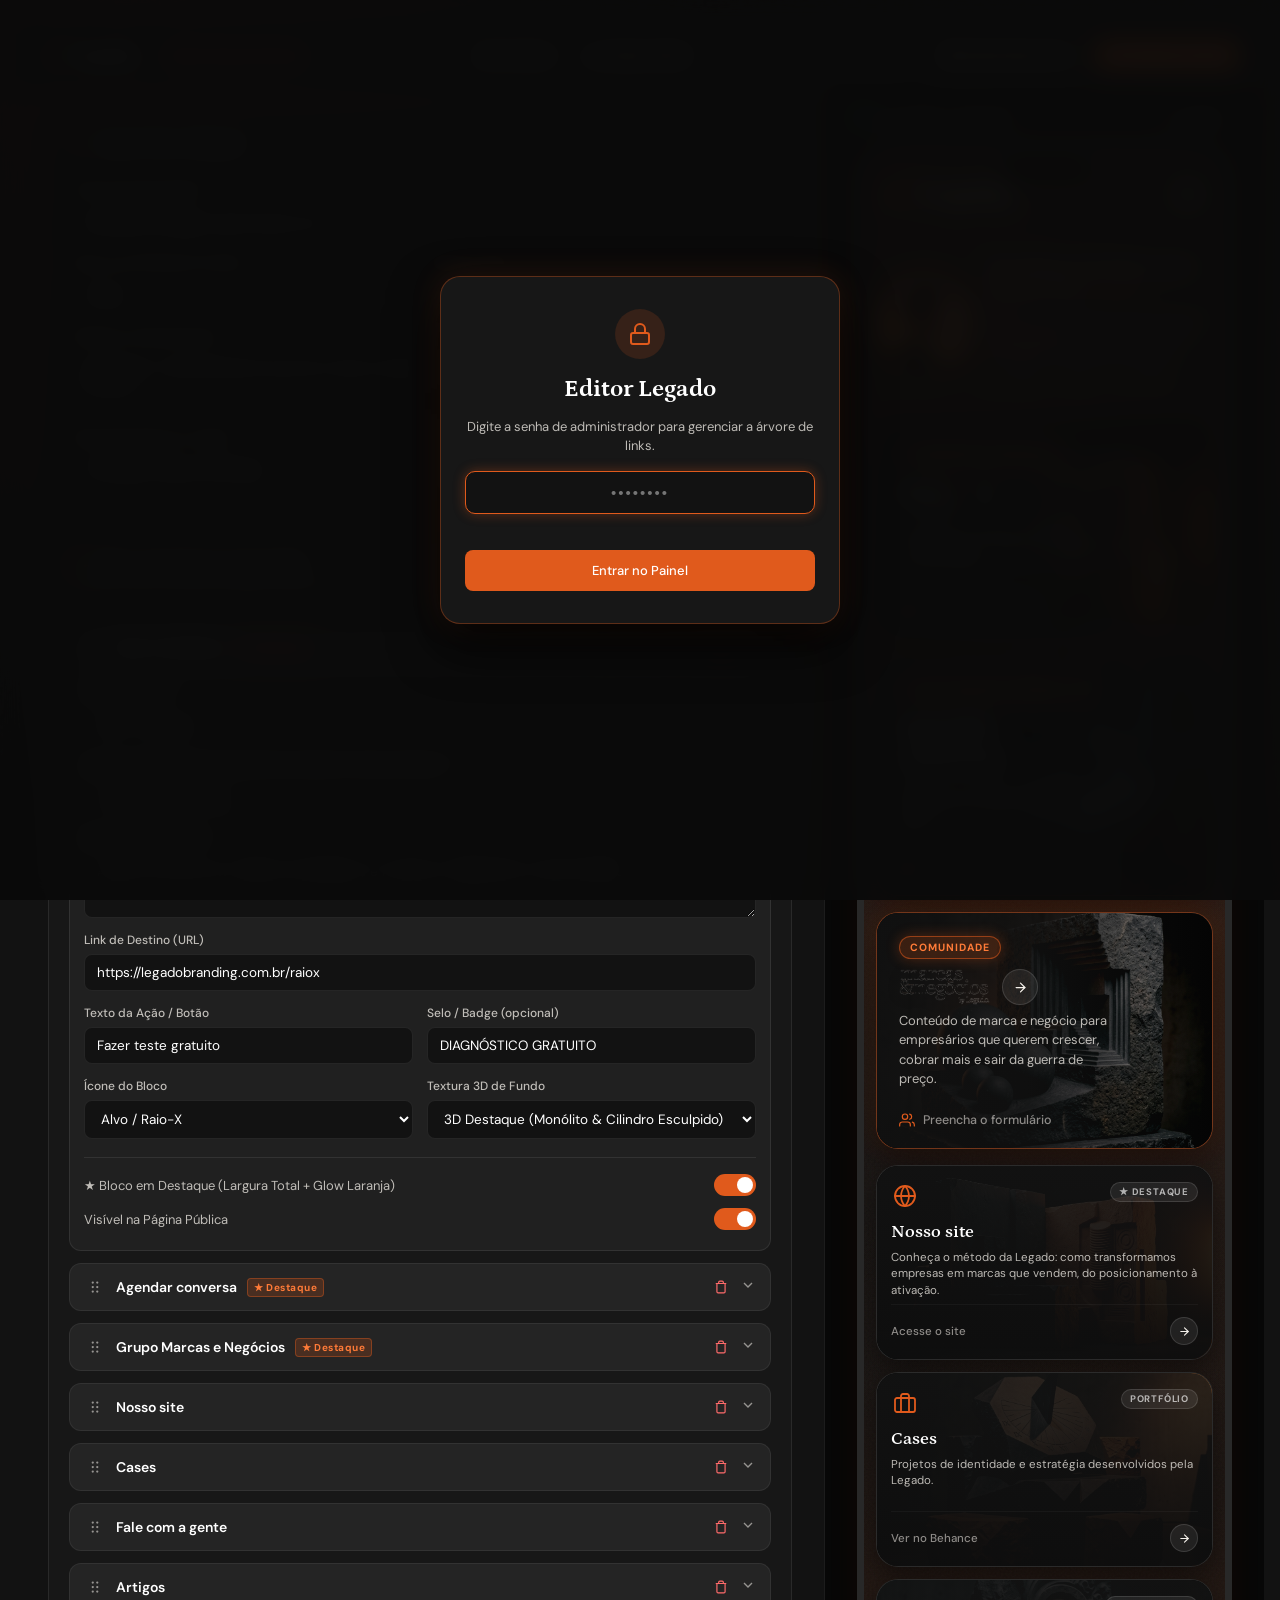
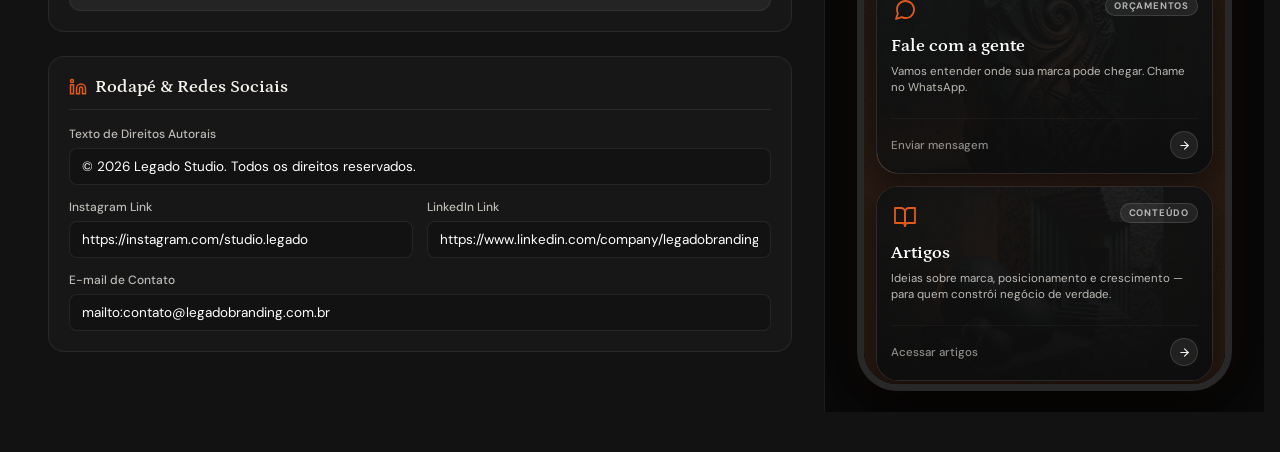
<file: links/admin.html>
<!DOCTYPE html>
<html lang="pt-BR">
<head>
  <meta charset="UTF-8">
  <meta name="viewport" content="width=device-width, initial-scale=1.0">
  <title>Editor Árvore de Links | Legado Branding</title>
  <link rel="icon" href="../favicon.png" type="image/png">
  <script>
    if (location.pathname === '/links' || location.pathname === '/links/admin') {
      const b = document.createElement('base');
      b.href = '/links/';
      document.head.appendChild(b);
    }
  </script>
  <link rel="stylesheet" href="admin.css">
  <link rel="stylesheet" href="style.css">
</head>
<body>

  <!-- AUTHENTICATION OVERLAY (SENHA DE ACESSO) -->
  <div class="auth-overlay" id="authOverlay">
    <div class="auth-modal">
      <div class="auth-icon">
        <svg viewBox="0 0 24 24" fill="none" stroke="currentColor" stroke-width="2"><rect x="3" y="11" width="18" height="11" rx="2" ry="2"></rect><path d="M7 11V7a5 5 0 0 1 10 0v4"></path></svg>
      </div>
      <h2 class="auth-title">Editor Legado</h2>
      <p class="auth-desc">Digite a senha de administrador para gerenciar a árvore de links.</p>
      
      <div class="auth-input-group">
        <input type="password" id="authPassword" class="auth-input" placeholder="••••••••" autofocus>
        <div class="auth-error" id="authError"></div>
        <button id="authSubmit" class="btn btn-primary" style="padding: 12px;">Entrar no Painel</button>
      </div>
    </div>
  </div>

  <!-- ADMIN NAVBAR -->
  <header class="admin-navbar">
    <div class="admin-nav-left">
      <a href="index.html" class="admin-logo" target="_blank" title="Ver árvore pública">
        <img src="assets/logo-legado.png" alt="Legado Branding" style="height: 28px; width: auto; object-fit: contain;">
      </a>
      <span class="admin-badge-role">Editor Drag-and-Drop</span>
    </div>

    <div class="admin-nav-actions">
      <a href="index.html" target="_blank" class="btn btn-secondary" title="Abrir página pública em nova aba">
        <svg viewBox="0 0 24 24" fill="none" stroke="currentColor" stroke-width="2"><path d="M18 13v6a2 2 0 0 1-2 2H5a2 2 0 0 1-2-2V8a2 2 0 0 1 2-2h6"></path><polyline points="15 3 21 3 21 9"></polyline><line x1="10" y1="14" x2="21" y2="3"></line></svg>
        <span>Ver Site</span>
      </a>

      <button onclick="downloadConfigJson()" class="btn btn-secondary" title="Baixar arquivo links-data.json para deploy">
        <svg viewBox="0 0 24 24" fill="none" stroke="currentColor" stroke-width="2"><path d="M21 15v4a2 2 0 0 1-2 2H5a2 2 0 0 1-2-2v-4"></path><polyline points="7 10 12 15 17 10"></polyline><line x1="12" y1="15" x2="12" y2="3"></line></svg>
        <span>Baixar JSON</span>
      </button>

      <button onclick="copyConfigJson()" class="btn btn-ghost" title="Copiar código JSON">
        <svg viewBox="0 0 24 24" fill="none" stroke="currentColor" stroke-width="2"><rect x="9" y="9" width="13" height="13" rx="2" ry="2"></rect><path d="M5 15H4a2 2 0 0 1-2-2V4a2 2 0 0 1 2-2h9a2 2 0 0 1 2 2v1"></path></svg>
        <span>Copiar</span>
      </button>

      <button onclick="resetConfig()" class="btn btn-ghost" title="Restaurar configurações de fábrica">
        <svg viewBox="0 0 24 24" fill="none" stroke="currentColor" stroke-width="2"><polyline points="1 4 1 10 7 10"></polyline><path d="M3.51 15a9 9 0 1 0 2.13-9.36L1 10"></path></svg>
        <span>Restaurar</span>
      </button>

      <button onclick="saveConfig()" class="btn btn-secondary" title="Salvar rascunho no navegador local">
        <svg viewBox="0 0 24 24" fill="none" stroke="currentColor" stroke-width="2"><path d="M19 21H5a2 2 0 0 1-2-2V5a2 2 0 0 1 2-2h11l5 5v11a2 2 0 0 1-2 2z"></path><polyline points="17 21 17 13 7 13 7 21"></polyline><polyline points="7 3 7 8 15 8"></polyline></svg>
        <span>Salvar Rascunho</span>
      </button>

      <button onclick="publishToSite()" class="btn btn-primary" id="btnPublish" title="Publicar para todos os visitantes e mobile">
        <svg viewBox="0 0 24 24" fill="none" stroke="currentColor" stroke-width="2"><line x1="22" y1="2" x2="11" y2="13"></line><polygon points="22 2 15 22 11 13 2 9 22 2"></polygon></svg>
        <span>Publicar no Site</span>
      </button>
    </div>
  </header>

  <!-- MOBILE TABS -->
  <div class="mobile-tab-bar" id="mobileTabBar">
    <button class="mobile-tab-btn active" id="tabEditor" onclick="switchTab('editor')">Editar Conteúdo</button>
    <button class="mobile-tab-btn" id="tabPreview" onclick="switchTab('preview')">Preview Mobile</button>
  </div>

  <!-- WORKSPACE -->
  <main class="admin-workspace">
    <!-- LEFT COLUMN: EDITOR -->
    <div class="editor-pane" id="editorPane">
      
      <!-- HERO CONFIGURATION SECTION -->
      <section class="section-card">
        <div class="section-header">
          <h2 class="section-title">
            <svg viewBox="0 0 24 24" fill="none" stroke="currentColor" stroke-width="2"><circle cx="12" cy="12" r="10"></circle><polyline points="12 6 12 12 16 14"></polyline></svg>
            Seção Hero (Topo)
          </h2>
        </div>

        <div class="form-grid">
          <div class="form-group full-width">
            <label class="form-label">Título Principal (Prefixo)</label>
            <input type="text" id="heroPrefix" class="form-input" placeholder="Branding estratégico para marcas com ">
          </div>

          <div class="form-group">
            <label class="form-label">Palavra em Destaque (Laranja)</label>
            <input type="text" id="heroHighlight" class="form-input" placeholder="direção">
          </div>

          <div class="form-group">
            <label class="form-label">Sufixo do Título</label>
            <input type="text" id="heroSuffix" class="form-input" placeholder=".">
          </div>

          <div class="form-group full-width">
            <label class="form-label">Subtítulo / Posicionamento</label>
            <textarea id="heroSubtitle" class="form-textarea" placeholder="Revelamos o posicionamento que faz a marca vender..."></textarea>
          </div>

          <div class="form-group">
            <label class="form-label">Tags (separadas por vírgula)</label>
            <input type="text" id="heroTags" class="form-input" placeholder="Estratégia, Design, Identidade">
          </div>

          <div class="form-group">
            <label class="form-label">Caminho da Foto do Kaio</label>
            <input type="text" id="heroPhotoUrl" class="form-input" placeholder="assets/kaio-photo.png">
          </div>
        </div>
      </section>

      <!-- BLOCKS MANAGEMENT SECTION (DRAG-AND-DROP) -->
      <section class="section-card">
        <div class="section-header">
          <div>
            <h2 class="section-title">
              <svg viewBox="0 0 24 24" fill="none" stroke="currentColor" stroke-width="2"><rect x="3" y="3" width="7" height="7"></rect><rect x="14" y="3" width="7" height="7"></rect><rect x="14" y="14" width="7" height="7"></rect><rect x="3" y="14" width="7" height="7"></rect></svg>
              Blocos da Árvore de Links
            </h2>
            <p style="font-size: 12px; color: var(--branco-mutado); margin-top: 4px;">
              Arraste o ícone <strong style="color: #fff;">⋮⋮</strong> para reordenar a prioridade dos botões.
            </p>
          </div>

          <button onclick="addNewBlock()" class="btn btn-secondary">
            <svg viewBox="0 0 24 24" fill="none" stroke="currentColor" stroke-width="2"><line x1="12" y1="5" x2="12" y2="19"></line><line x1="5" y1="12" x2="19" y2="12"></line></svg>
            <span>Adicionar Bloco</span>
          </button>
        </div>

        <!-- DRAGGABLE BLOCKS LIST -->
        <div class="blocks-list" id="blocksEditorList">
          <!-- Populated by admin.js -->
        </div>
      </section>

      <!-- FOOTER & SOCIAL LINKS SECTION -->
      <section class="section-card">
        <div class="section-header">
          <h2 class="section-title">
            <svg viewBox="0 0 24 24" fill="none" stroke="currentColor" stroke-width="2"><path d="M16 8a6 6 0 0 1 6 6v7h-4v-7a2 2 0 0 0-2-2 2 2 0 0 0-2 2v7h-4v-7a6 6 0 0 1 6-6z"></path><rect x="2" y="9" width="4" height="12"></rect><circle cx="4" cy="4" r="2"></circle></svg>
            Rodapé & Redes Sociais
          </h2>
        </div>

        <div class="form-grid">
          <div class="form-group full-width">
            <label class="form-label">Texto de Direitos Autorais</label>
            <input type="text" id="footerCopyright" class="form-input" placeholder="© 2026 Legado Studio. Todos os direitos reservados.">
          </div>

          <div class="form-group">
            <label class="form-label">Instagram Link</label>
            <input type="text" id="socialInstagram" class="form-input" placeholder="https://instagram.com/studio.legado">
          </div>

          <div class="form-group">
            <label class="form-label">LinkedIn Link</label>
            <input type="text" id="socialLinkedin" class="form-input" placeholder="https://www.linkedin.com/company/legadobranding/">
          </div>

          <div class="form-group full-width">
            <label class="form-label">E-mail de Contato</label>
            <input type="text" id="socialEmail" class="form-input" placeholder="mailto:contato@legadobranding.com.br">
          </div>
        </div>
      </section>

    </div>

    <!-- RIGHT COLUMN: LIVE MOBILE PREVIEW -->
    <div class="preview-pane" id="previewPane">
      <div class="preview-top-bar">
        <div class="preview-title">
          <span class="preview-title-dot"></span>
          <span>Live Mobile Preview</span>
        </div>
        <button onclick="syncLivePreview()" class="btn btn-ghost" style="padding: 4px 8px; font-size: 11px;" title="Recarregar preview">
          <svg viewBox="0 0 24 24" fill="none" stroke="currentColor" stroke-width="2" style="width: 12px; height: 12px;"><polyline points="23 4 23 10 17 10"></polyline><path d="M20.49 15a9 9 0 1 1-2.12-9.36L23 10"></path></svg>
          <span>Atualizar</span>
        </button>
      </div>

      <div class="phone-mockup-frame">
        <div class="phone-island"></div>
        <iframe src="index.html" class="preview-iframe" id="previewIframe"></iframe>
      </div>
    </div>
  </main>

  <!-- MODAL PUBLICAR / GITHUB INTEGRATION -->
  <div class="auth-overlay" id="githubModal" style="display: none;">
    <div class="auth-modal" style="max-width: 480px; text-align: left;">
      <div style="display: flex; justify-content: space-between; align-items: center; margin-bottom: 16px;">
        <div style="display: flex; align-items: center; gap: 10px;">
          <div class="auth-icon" style="margin: 0; width: 40px; height: 40px;">
            <svg viewBox="0 0 24 24" fill="none" stroke="currentColor" stroke-width="2"><line x1="22" y1="2" x2="11" y2="13"></line><polygon points="22 2 15 22 11 13 2 9 22 2"></polygon></svg>
          </div>
          <h2 class="auth-title" style="margin: 0; font-size: 18px;">Publicar no Site Oficial</h2>
        </div>
        <button onclick="closeGitHubModal()" class="btn btn-ghost" style="padding: 4px;">✕</button>
      </div>
      
      <p class="auth-desc" style="margin-bottom: 14px; font-size: 13px; line-height: 1.5;">
        Para atualizar o site para <strong>todos os visitantes e no celular (Instagram)</strong> com 1 clique, você pode conectar o GitHub da Legado:
      </p>

      <div style="background: rgba(255,255,255,0.03); border: 1px solid var(--borda); border-radius: 8px; padding: 12px; margin-bottom: 14px; font-size: 12px; color: var(--branco-mutado);">
        <strong style="color: var(--branco);">Como obter o token (uma única vez):</strong><br>
        1. Acesse <a href="https://github.com/settings/tokens?type=beta" target="_blank" style="color: var(--laranja);">GitHub &gt; Personal Access Tokens</a><br>
        2. Crie um token com permissão de escrita em <code>site-legado</code>.<br>
        3. Cole abaixo. O token fica salvo apenas no seu navegador.
      </div>

      <div class="form-group" style="margin-bottom: 14px;">
        <label class="form-label" style="font-size: 12px;">GitHub Personal Access Token (PAT)</label>
        <input type="password" id="githubTokenInput" class="form-input" placeholder="github_pat_...">
        <div id="githubPublishStatus" style="font-size: 12px; margin-top: 6px;"></div>
      </div>

      <div style="display: flex; gap: 10px; justify-content: flex-end;">
        <button onclick="downloadConfigJson(); closeGitHubModal();" class="btn btn-secondary" style="font-size: 13px;">
          Baixar JSON Manual
        </button>
        <button onclick="executeGitHubPublish()" id="btnConfirmPublish" class="btn btn-primary" style="font-size: 13px;">
          Conectar e Publicar
        </button>
      </div>
    </div>
  </div>

  <script src="admin.js"></script>
</body>
</html>
</file>
<file: biblioteca/style.css>
/* ==========================================================================
   MARCAS & NEGÓCIOS — BIBLIOTECA DE CONTEÚDOS (BY LEGADO BRANDING)
   Design System Dark Luxury | Capas Horizontais 2098x750 | Mobile-First
   ========================================================================== */

@import url('https://fonts.googleapis.com/css2?family=Petrona:ital,wght@0,300;0,400;0,500;0,600;0,700;1,400&family=DM+Sans:ital,opsz,wght@0,9..40,300;0,9..40,400;0,9..40,500;0,9..40,600;0,9..40,700;1,400&display=swap');

:root {
  --bg-primary: #121212;
  --bg-surface: #181818;
  --bg-surface-elevated: #202020;
  --bg-card: #161616;
  --laranja: #E05A1C;
  --laranja-hover: #F47340;
  --laranja-glow: rgba(224, 90, 28, 0.35);
  --laranja-glow-subtle: rgba(224, 90, 28, 0.12);
  --laranja-border: rgba(224, 90, 28, 0.35);
  --branco: #F5F1EB;
  --branco-suave: rgba(245, 241, 235, 0.85);
  --branco-mutado: rgba(245, 241, 235, 0.58);
  --branco-raro: rgba(245, 241, 235, 0.25);
  --linha: rgba(255, 255, 255, 0.08);
  --linha-card: rgba(255, 255, 255, 0.07);
  --borda-hover: rgba(224, 90, 28, 0.45);
  
  --font-serif: 'Petrona', Georgia, serif;
  --font-sans: 'DM Sans', -apple-system, BlinkMacSystemFont, sans-serif;
  
  --radius-card: 18px;
  --radius-banner: 14px;
  --radius-badge: 100px;
  --transition-smooth: all 0.32s cubic-bezier(0.16, 1, 0.3, 1);
}

/* RESET & BASE */
*, *::before, *::after {
  box-sizing: border-box;
  margin: 0;
  padding: 0;
}

html {
  background-color: var(--bg-primary);
  color: var(--branco);
  font-family: var(--font-sans);
  -webkit-font-smoothing: antialiased;
  -moz-osx-font-smoothing: grayscale;
  scroll-behavior: smooth;
}

body {
  min-height: 100vh;
  min-height: 100dvh;
  position: relative;
  background-color: var(--bg-primary);
  background-image: 
    radial-gradient(circle at 15% 10%, rgba(224, 90, 28, 0.18) 0%, transparent 40%),
    radial-gradient(circle at 85% 35%, rgba(224, 90, 28, 0.10) 0%, transparent 45%),
    radial-gradient(circle at 50% 90%, rgba(224, 90, 28, 0.14) 0%, transparent 42%),
    linear-gradient(180deg, #101010 0%, #151515 50%, #0e0e0e 100%);
  background-attachment: fixed;
  overflow-x: hidden;
  display: flex;
  justify-content: center;
  padding: 20px 16px 60px;
}

/* Grão sutil de textura analógica */
body::before {
  content: "";
  position: fixed;
  inset: 0;
  background-image: url("data:image/svg+xml,%3Csvg viewBox='0 0 200 200' xmlns='http://www.w3.org/2000/svg'%3E%3Cfilter id='noiseFilter'%3E%3CfeTurbulence type='fractalNoise' baseFrequency='0.85' numOctaves='3' stitchTiles='stitch'/%3E%3C/filter%3E%3Crect width='100%25' height='100%25' filter='url(%23noiseFilter)' opacity='0.035'/%3E%3C/svg%3E");
  pointer-events: none;
  z-index: 1;
}

/* APP CONTAINER */
.page-wrapper {
  width: 100%;
  max-width: 540px; /* Formato Linktree editorial premium */
  position: relative;
  z-index: 2;
  display: flex;
  flex-direction: column;
  gap: 18px;
}

/* HEADER TOP */
.top-nav {
  display: flex;
  align-items: center;
  justify-content: space-between;
  padding: 6px 2px 8px;
}

.brand-logo-wrap {
  display: flex;
  align-items: center;
  text-decoration: none;
}

.official-top-logo {
  height: 38px;
  width: auto;
  max-width: 220px;
  object-fit: contain;
  display: block;
  /* Logo sólida branca nítida */
  filter: drop-shadow(0 2px 10px rgba(0, 0, 0, 0.7));
  transition: var(--transition-smooth);
}

.official-top-logo:hover {
  transform: scale(1.02);
  filter: drop-shadow(0 2px 16px rgba(224, 90, 28, 0.45));
}

.group-badge-link {
  display: inline-flex;
  align-items: center;
  gap: 6px;
  background: rgba(224, 90, 28, 0.12);
  border: 1px solid rgba(224, 90, 28, 0.35);
  color: var(--laranja);
  text-decoration: none;
  font-size: 11.5px;
  font-weight: 600;
  letter-spacing: 0.04em;
  padding: 7px 13px;
  border-radius: var(--radius-badge);
  transition: var(--transition-smooth);
}

.group-badge-link:hover {
  background: rgba(224, 90, 28, 0.24);
  border-color: var(--laranja);
  color: #fff;
  transform: translateY(-1px);
}

/* HERO SECTION */
.hero-card {
  background: linear-gradient(180deg, rgba(32, 32, 32, 0.6) 0%, rgba(20, 20, 20, 0.8) 100%);
  border: 1px solid var(--linha);
  border-radius: var(--radius-card);
  padding: 22px 20px 20px;
  backdrop-filter: blur(14px);
  -webkit-backdrop-filter: blur(14px);
  box-shadow: 0 10px 30px -10px rgba(0, 0, 0, 0.6);
  text-align: center;
  position: relative;
  overflow: hidden;
}

.hero-card::before {
  content: "";
  position: absolute;
  top: 0;
  left: 20%;
  right: 20%;
  height: 1px;
  background: linear-gradient(90deg, transparent, rgba(224, 90, 28, 0.5), transparent);
}

.hero-pill {
  display: inline-flex;
  align-items: center;
  gap: 7px;
  background: rgba(255, 255, 255, 0.05);
  border: 1px solid rgba(255, 255, 255, 0.1);
  padding: 4px 12px;
  border-radius: var(--radius-badge);
  font-size: 11px;
  font-weight: 600;
  letter-spacing: 0.08em;
  text-transform: uppercase;
  color: var(--laranja);
  margin-bottom: 12px;
}

.hero-pill-dot {
  width: 6px;
  height: 6px;
  border-radius: 50%;
  background-color: var(--laranja);
  box-shadow: 0 0 8px var(--laranja);
  animation: pulse-dot 2s infinite ease-in-out;
}

@keyframes pulse-dot {
  0%, 100% { opacity: 1; transform: scale(1); }
  50% { opacity: 0.4; transform: scale(0.8); }
}

.hero-title {
  font-family: var(--font-serif);
  font-size: 26px;
  line-height: 1.25;
  font-weight: 500;
  color: var(--branco);
  margin-bottom: 8px;
  letter-spacing: -0.01em;
}

.hero-title .accent {
  color: var(--laranja);
  font-style: italic;
}

.hero-subtitle {
  font-size: 13.5px;
  line-height: 1.55;
  color: var(--branco-suave);
  max-width: 440px;
  margin: 0 auto 14px;
}

.hero-stats-row {
  display: flex;
  align-items: center;
  justify-content: center;
  gap: 16px;
  padding-top: 12px;
  border-top: 1px solid rgba(255, 255, 255, 0.06);
  font-size: 12px;
  color: var(--branco-mutado);
}

.hero-stat-item {
  display: flex;
  align-items: center;
  gap: 6px;
}

.hero-stat-item svg {
  color: var(--laranja);
  width: 14px;
  height: 14px;
}

/* ==========================================================================
   SISTEMA AVANÇADO DE NAVEGAÇÃO & FILTROS (EXPERT & TEMA)
   ========================================================================== */
.navigation-bar-container {
  display: flex;
  flex-direction: column;
  gap: 10px;
  position: relative;
  z-index: 10;
}

/* Barra Superior de Filtros e Visualização */
.filter-controls-row {
  display: flex;
  align-items: center;
  justify-content: space-between;
  gap: 8px;
}

.filter-pills-group {
  display: flex;
  align-items: center;
  gap: 6px;
  flex-wrap: wrap;
  flex: 1;
}

.filter-btn-pill {
  position: relative;
  background: rgba(24, 24, 24, 0.9);
  border: 1px solid var(--linha);
  color: var(--branco-suave);
  font-family: var(--font-sans);
  font-size: 12px;
  font-weight: 600;
  padding: 7px 12px;
  border-radius: var(--radius-badge);
  display: inline-flex;
  align-items: center;
  gap: 6px;
  cursor: pointer;
  transition: var(--transition-smooth);
  backdrop-filter: blur(8px);
}

.filter-btn-pill:hover {
  background: rgba(36, 36, 36, 0.95);
  color: #fff;
  border-color: rgba(255, 255, 255, 0.2);
}

.filter-btn-pill.active {
  background: rgba(224, 90, 28, 0.16);
  border-color: var(--laranja);
  color: var(--laranja);
}

.filter-btn-pill svg.arrow-icon {
  width: 12px;
  height: 12px;
  transition: transform 0.25s ease;
}

.filter-btn-pill.open svg.arrow-icon {
  transform: rotate(180deg);
}

/* View Mode Toggles (Grade vs Expandido) */
.view-mode-toggle {
  display: inline-flex;
  background: rgba(20, 20, 20, 0.9);
  border: 1px solid var(--linha);
  border-radius: 10px;
  padding: 2px;
  gap: 2px;
}

.view-mode-btn {
  background: none;
  border: none;
  color: var(--branco-mutado);
  width: 32px;
  height: 30px;
  border-radius: 8px;
  display: flex;
  align-items: center;
  justify-content: center;
  cursor: pointer;
  transition: var(--transition-smooth);
}

.view-mode-btn:hover {
  color: var(--branco);
}

.view-mode-btn.active {
  background: rgba(255, 255, 255, 0.1);
  color: var(--laranja);
}

/* DROPDOWN FLUTUANTE DE FILTROS */
.filter-dropdown-menu {
  position: absolute;
  top: 42px;
  left: 0;
  background: #1c1c1c;
  border: 1px solid rgba(255, 255, 255, 0.12);
  border-radius: 14px;
  padding: 8px;
  display: none;
  flex-direction: column;
  gap: 4px;
  min-width: 240px;
  max-width: 300px;
  box-shadow: 0 16px 36px rgba(0, 0, 0, 0.8), 0 0 20px rgba(0, 0, 0, 0.5);
  z-index: 100;
  backdrop-filter: blur(16px);
  animation: dropdown-fade-in 0.2s cubic-bezier(0.16, 1, 0.3, 1);
}

@keyframes dropdown-fade-in {
  from { opacity: 0; transform: translateY(-6px); }
  to { opacity: 1; transform: translateY(0); }
}

.filter-dropdown-menu.show {
  display: flex;
}

.dropdown-header-title {
  font-size: 10.5px;
  font-weight: 700;
  letter-spacing: 0.08em;
  text-transform: uppercase;
  color: var(--branco-mutado);
  padding: 6px 10px 4px;
}

.dropdown-item-btn {
  background: none;
  border: none;
  color: var(--branco-suave);
  font-family: var(--font-sans);
  font-size: 12.5px;
  font-weight: 500;
  text-align: left;
  padding: 8px 10px;
  border-radius: 8px;
  display: flex;
  align-items: center;
  justify-content: space-between;
  cursor: pointer;
  transition: var(--transition-smooth);
}

.dropdown-item-btn:hover {
  background: rgba(255, 255, 255, 0.07);
  color: #fff;
}

.dropdown-item-btn.selected {
  background: rgba(224, 90, 28, 0.15);
  color: var(--laranja);
  font-weight: 600;
}

.dropdown-item-btn .item-count {
  font-size: 11px;
  color: var(--branco-mutado);
  background: rgba(255, 255, 255, 0.06);
  padding: 2px 6px;
  border-radius: 10px;
}

/* Indicador de Filtro Ativo */
.active-filter-banner {
  display: none;
  align-items: center;
  justify-content: space-between;
  background: rgba(224, 90, 28, 0.12);
  border: 1px solid rgba(224, 90, 28, 0.3);
  border-radius: 10px;
  padding: 6px 12px;
  font-size: 12px;
  color: var(--branco);
}

.active-filter-banner.show {
  display: flex;
}

.active-filter-clear-btn {
  background: none;
  border: none;
  color: var(--laranja);
  font-weight: 600;
  font-size: 11.5px;
  cursor: pointer;
  display: inline-flex;
  align-items: center;
  gap: 4px;
  padding: 2px 6px;
  border-radius: 6px;
  transition: var(--transition-smooth);
}

.active-filter-clear-btn:hover {
  background: rgba(224, 90, 28, 0.2);
  color: #fff;
}

/* Campo de Busca Rápida (Opcional / Integrado) */
.search-box {
  position: relative;
  width: 100%;
}

.search-icon {
  position: absolute;
  left: 14px;
  top: 50%;
  transform: translateY(-50%);
  width: 15px;
  height: 15px;
  color: var(--branco-mutado);
  pointer-events: none;
}

.search-input {
  width: 100%;
  height: 40px;
  background: rgba(22, 22, 22, 0.75);
  border: 1px solid var(--linha);
  border-radius: 10px;
  padding: 0 36px 0 38px;
  color: var(--branco);
  font-family: var(--font-sans);
  font-size: 12.5px;
  outline: none;
  transition: var(--transition-smooth);
}

.search-input:focus {
  border-color: var(--laranja);
  background: rgba(26, 26, 26, 0.95);
  box-shadow: 0 0 0 2px rgba(224, 90, 28, 0.15);
}

.search-clear-btn {
  position: absolute;
  right: 10px;
  top: 50%;
  transform: translateY(-50%);
  background: none;
  border: none;
  color: var(--branco-mutado);
  cursor: pointer;
  padding: 4px;
  display: none;
  align-items: center;
  justify-content: center;
}

/* ==========================================================================
   LIST OF EDITIONS (CONTAINER)
   ========================================================================== */
.edicoes-container {
  display: flex;
  flex-direction: column;
  gap: 20px;
  transition: var(--transition-smooth);
}

/* MODO COMPACTO / GRADE */
.edicoes-container.compact-mode {
  display: grid;
  grid-template-columns: repeat(auto-fill, minmax(240px, 1fr));
  gap: 14px;
}

.edicoes-container.compact-mode .edition-card {
  box-shadow: 0 6px 18px rgba(0, 0, 0, 0.4);
}

.edicoes-container.compact-mode .card-content {
  padding: 12px 14px 14px;
  gap: 8px;
}

.edicoes-container.compact-mode .card-title {
  font-size: 16px;
}

.edicoes-container.compact-mode .card-subtitle {
  font-size: 12px;
  display: -webkit-box;
  -webkit-line-clamp: 2;
  -webkit-box-orient: vertical;
  overflow: hidden;
}

.edicoes-container.compact-mode .card-meta-row {
  font-size: 10.5px;
}

.edicoes-container.compact-mode .btn-read-pdf {
  height: 38px;
  font-size: 12px;
}

.edicoes-container.compact-mode .btn-download-pdf {
  width: 38px;
  height: 38px;
}

/* SINGLE EDITION CARD */
.edition-card {
  position: relative;
  background: var(--bg-card);
  border: 1px solid var(--linha-card);
  border-radius: var(--radius-card);
  overflow: hidden;
  transition: var(--transition-smooth);
  display: flex;
  flex-direction: column;
  box-shadow: 0 8px 24px -6px rgba(0, 0, 0, 0.5);
}

.edition-card:hover {
  border-color: var(--borda-hover);
  transform: translateY(-3px);
  box-shadow: 0 16px 36px -8px rgba(224, 90, 28, 0.16), 0 6px 18px rgba(0, 0, 0, 0.6);
}

.edition-card.featured-card {
  border-color: rgba(224, 90, 28, 0.35);
  background: linear-gradient(180deg, rgba(28, 24, 22, 0.9) 0%, rgba(20, 18, 17, 0.95) 100%);
}

.edition-card.featured-card::before {
  content: "";
  position: absolute;
  top: 0;
  left: 0;
  right: 0;
  height: 2px;
  background: linear-gradient(90deg, #E05A1C, #F47340, #E05A1C);
  z-index: 3;
}

/* COVER CONTAINER — CRITICAL: 2098 x 750 RATIO */
.card-cover-wrapper {
  position: relative;
  width: 100%;
  aspect-ratio: 2098 / 750;
  overflow: hidden;
  background-color: #1a1a1a;
  display: block;
  cursor: pointer;
}

.card-cover-img {
  width: 100%;
  height: 100%;
  object-fit: cover;
  object-position: center;
  display: block;
  transition: transform 0.6s cubic-bezier(0.16, 1, 0.3, 1), filter 0.4s ease;
}

.edition-card:hover .card-cover-img {
  transform: scale(1.03);
}

.card-cover-overlay {
  position: absolute;
  inset: 0;
  background: linear-gradient(180deg, rgba(0, 0, 0, 0.05) 0%, rgba(0, 0, 0, 0.2) 60%, rgba(22, 22, 22, 0.95) 100%);
  pointer-events: none;
}

/* Floating Badges on Banner */
.card-top-badges {
  position: absolute;
  top: 10px;
  left: 12px;
  right: 12px;
  display: flex;
  align-items: center;
  justify-content: space-between;
  z-index: 2;
  pointer-events: none;
}

.badge-edicao {
  background: rgba(18, 18, 18, 0.85);
  border: 1px solid rgba(255, 255, 255, 0.15);
  color: var(--branco);
  font-size: 10px;
  font-weight: 700;
  letter-spacing: 0.06em;
  padding: 4px 8px;
  border-radius: var(--radius-badge);
  backdrop-filter: blur(8px);
  text-transform: uppercase;
}

.badge-edicao.destaque {
  background: rgba(224, 90, 28, 0.9);
  border-color: var(--laranja);
  color: #fff;
  box-shadow: 0 2px 10px rgba(224, 90, 28, 0.5);
}

.badge-tema {
  background: rgba(0, 0, 0, 0.65);
  border: 1px solid rgba(255, 255, 255, 0.08);
  color: var(--branco-mutado);
  font-size: 10px;
  font-weight: 600;
  padding: 3px 8px;
  border-radius: var(--radius-badge);
  backdrop-filter: blur(6px);
}

/* Quick hover play/read trigger on image */
.cover-quick-view {
  position: absolute;
  inset: 0;
  display: flex;
  align-items: center;
  justify-content: center;
  background: rgba(0, 0, 0, 0.35);
  opacity: 0;
  transition: var(--transition-smooth);
}

.cover-quick-view-btn {
  background: rgba(224, 90, 28, 0.92);
  color: #fff;
  padding: 8px 16px;
  border-radius: var(--radius-badge);
  font-size: 12px;
  font-weight: 600;
  display: inline-flex;
  align-items: center;
  gap: 6px;
  box-shadow: 0 4px 16px rgba(0, 0, 0, 0.5);
  transform: translateY(6px);
  transition: var(--transition-smooth);
}

.edition-card:hover .cover-quick-view {
  opacity: 1;
}

.edition-card:hover .cover-quick-view-btn {
  transform: translateY(0);
}

/* CARD DETAILS & CONTENT */
.card-content {
  padding: 16px 18px 18px;
  display: flex;
  flex-direction: column;
  gap: 12px;
}

.card-title-row {
  display: flex;
  flex-direction: column;
  gap: 4px;
}

.card-title {
  font-family: var(--font-serif);
  font-size: 20px;
  line-height: 1.3;
  font-weight: 600;
  color: var(--branco);
  letter-spacing: -0.01em;
  transition: var(--transition-smooth);
}

.edition-card:hover .card-title {
  color: var(--laranja);
}

.card-subtitle {
  font-size: 13px;
  line-height: 1.5;
  color: var(--branco-suave);
}

.card-meta-row {
  display: flex;
  align-items: center;
  gap: 12px;
  font-size: 11.5px;
  color: var(--branco-mutado);
  padding-top: 4px;
}

.card-meta-item {
  display: inline-flex;
  align-items: center;
  gap: 4px;
}

.card-meta-item svg {
  width: 12px;
  height: 12px;
  color: var(--laranja);
}

.card-meta-dot {
  color: rgba(255, 255, 255, 0.18);
}

/* CARD ACTIONS ROW */
.card-actions {
  display: flex;
  align-items: center;
  gap: 10px;
  margin-top: 4px;
}

.btn-read-pdf {
  flex: 1;
  height: 44px;
  background: linear-gradient(135deg, #E05A1C 0%, #C84910 100%);
  color: #FFFFFF;
  border: 1px solid rgba(255, 255, 255, 0.15);
  border-radius: 12px;
  font-family: var(--font-sans);
  font-size: 13.5px;
  font-weight: 600;
  display: inline-flex;
  align-items: center;
  justify-content: center;
  gap: 8px;
  text-decoration: none;
  cursor: pointer;
  box-shadow: 0 4px 14px rgba(224, 90, 28, 0.28);
  transition: var(--transition-smooth);
}

.btn-read-pdf:hover {
  background: linear-gradient(135deg, #F47340 0%, #E05A1C 100%);
  transform: translateY(-1px);
  box-shadow: 0 6px 20px rgba(224, 90, 28, 0.42);
}

.btn-download-pdf {
  width: 44px;
  height: 44px;
  border-radius: 12px;
  background: rgba(255, 255, 255, 0.05);
  border: 1px solid var(--linha);
  color: var(--branco-suave);
  display: inline-flex;
  align-items: center;
  justify-content: center;
  text-decoration: none;
  cursor: pointer;
  transition: var(--transition-smooth);
}

.btn-download-pdf:hover {
  background: rgba(255, 255, 255, 0.1);
  color: var(--branco);
  border-color: rgba(255, 255, 255, 0.2);
  transform: translateY(-1px);
}

/* EMPTY STATE FOR SEARCH */
.empty-state {
  display: none;
  text-align: center;
  padding: 40px 20px;
  background: var(--bg-card);
  border: 1px dashed var(--linha);
  border-radius: var(--radius-card);
}

.empty-state-icon {
  width: 44px;
  height: 44px;
  margin: 0 auto 12px;
  color: var(--branco-mutado);
}

.empty-state-title {
  font-family: var(--font-serif);
  font-size: 18px;
  color: var(--branco);
  margin-bottom: 6px;
}

.empty-state-desc {
  font-size: 13px;
  color: var(--branco-mutado);
}

/* COMMUNITY FOOTER CTA */
.community-cta-card {
  margin-top: 10px;
  background: radial-gradient(circle at top, rgba(224, 90, 28, 0.16) 0%, rgba(20, 20, 20, 0.95) 75%);
  border: 1px solid rgba(224, 90, 28, 0.3);
  border-radius: var(--radius-card);
  padding: 24px 20px;
  text-align: center;
  display: flex;
  flex-direction: column;
  align-items: center;
  gap: 12px;
}

.community-cta-title {
  font-family: var(--font-serif);
  font-size: 21px;
  color: var(--branco);
  font-weight: 500;
}

.community-cta-desc {
  font-size: 13px;
  line-height: 1.5;
  color: var(--branco-suave);
  max-width: 420px;
}

.btn-whatsapp-community {
  display: inline-flex;
  align-items: center;
  justify-content: center;
  gap: 8px;
  width: 100%;
  max-width: 320px;
  height: 46px;
  background: linear-gradient(135deg, #E05A1C 0%, #C84910 100%);
  color: #fff;
  border: none;
  border-radius: 12px;
  font-size: 14px;
  font-weight: 600;
  text-decoration: none;
  box-shadow: 0 4px 16px rgba(224, 90, 28, 0.35);
  transition: var(--transition-smooth);
  margin-top: 4px;
}

.btn-whatsapp-community:hover {
  background: linear-gradient(135deg, #F47340 0%, #E05A1C 100%);
  transform: translateY(-2px);
  box-shadow: 0 8px 24px rgba(224, 90, 28, 0.5);
}

/* BRANDING FOOTER */
.site-footer {
  text-align: center;
  padding: 20px 0 10px;
  font-size: 12px;
  color: var(--branco-mutado);
  display: flex;
  flex-direction: column;
  align-items: center;
  gap: 8px;
}

.footer-brand {
  display: inline-flex;
  align-items: center;
  gap: 6px;
  color: var(--branco-suave);
  text-decoration: none;
  font-size: 12.5px;
  font-weight: 500;
  transition: var(--transition-smooth);
}

.footer-brand:hover {
  color: var(--laranja);
}

/* ==========================================================================
   MODAL LEITOR DE PDF
   ========================================================================== */
.pdf-modal-backdrop {
  position: fixed;
  inset: 0;
  background: rgba(0, 0, 0, 0.85);
  backdrop-filter: blur(8px);
  -webkit-backdrop-filter: blur(8px);
  z-index: 1000;
  display: none;
  align-items: center;
  justify-content: center;
  padding: 16px;
  opacity: 0;
  transition: opacity 0.25s ease;
}

.pdf-modal-backdrop.active {
  display: flex;
  opacity: 1;
}

.pdf-modal-window {
  width: 100%;
  max-width: 820px;
  height: 90vh;
  max-height: 850px;
  background: #181818;
  border: 1px solid var(--linha);
  border-radius: 16px;
  display: flex;
  flex-direction: column;
  overflow: hidden;
  box-shadow: 0 24px 60px rgba(0, 0, 0, 0.8);
  transform: scale(0.96);
  transition: transform 0.25s cubic-bezier(0.16, 1, 0.3, 1);
}

.pdf-modal-backdrop.active .pdf-modal-window {
  transform: scale(1);
}

.pdf-modal-header {
  height: 54px;
  background: #141414;
  border-bottom: 1px solid var(--linha);
  padding: 0 16px;
  display: flex;
  align-items: center;
  justify-content: space-between;
  flex-shrink: 0;
}

.pdf-modal-title-wrap {
  display: flex;
  align-items: center;
  gap: 10px;
  overflow: hidden;
}

.pdf-modal-title {
  font-size: 14px;
  font-weight: 600;
  color: var(--branco);
  white-space: nowrap;
  overflow: hidden;
  text-overflow: ellipsis;
}

.pdf-modal-actions {
  display: flex;
  align-items: center;
  gap: 8px;
}

.pdf-modal-btn {
  height: 34px;
  padding: 0 12px;
  border-radius: 8px;
  background: rgba(255, 255, 255, 0.06);
  border: 1px solid var(--linha);
  color: var(--branco-suave);
  font-size: 12px;
  font-weight: 500;
  display: inline-flex;
  align-items: center;
  gap: 6px;
  text-decoration: none;
  cursor: pointer;
  transition: var(--transition-smooth);
}

.pdf-modal-btn:hover {
  background: rgba(255, 255, 255, 0.12);
  color: var(--branco);
}

.pdf-modal-btn.primary {
  background: var(--laranja);
  border-color: var(--laranja);
  color: #fff;
}

.pdf-modal-btn.primary:hover {
  background: var(--laranja-hover);
}

.pdf-modal-close {
  width: 34px;
  height: 34px;
  border-radius: 8px;
  background: none;
  border: none;
  color: var(--branco-mutado);
  display: inline-flex;
  align-items: center;
  justify-content: center;
  cursor: pointer;
  transition: var(--transition-smooth);
}

.pdf-modal-close:hover {
  background: rgba(255, 255, 255, 0.1);
  color: #fff;
}

.pdf-modal-body {
  flex: 1;
  width: 100%;
  height: calc(100% - 54px);
  background: #0d0d0d;
  position: relative;
}

.pdf-iframe {
  width: 100%;
  height: 100%;
  border: none;
  background: #0d0d0d;
}

/* RESPONSIVE */
@media (min-width: 600px) {
  .page-wrapper {
    max-width: 580px;
  }
}

@media (max-width: 480px) {
  body {
    padding: 14px 12px 50px;
  }
  
  .hero-card {
    padding: 18px 14px;
  }
  
  .card-content {
    padding: 14px 14px 16px;
  }
}
</file>
<file: links/style.css>
/* ==========================================================================
   LEGADO BRANDING — ÁRVORE DE LINKS (/links)
   Design Fiel à Imagem de Referência | Estilo Escuro, Texturas 3D, Glow Âmbar
   ========================================================================== */

@import url('https://fonts.googleapis.com/css2?family=Petrona:ital,wght@0,300;0,400;0,500;0,600;0,700;1,400&family=DM+Sans:ital,opsz,wght@0,9..40,300;0,9..40,400;0,9..40,500;0,9..40,600;0,9..40,700;1,400&display=swap');

:root {
  --bg-primary: #121212;
  --bg-surface: #191919;
  --bg-surface-elevated: #222222;
  --laranja: #E05A1C;
  --laranja-hover: #F47340;
  --laranja-glow: rgba(224, 90, 28, 0.35);
  --laranja-glow-subtle: rgba(224, 90, 28, 0.12);
  --laranja-border: rgba(224, 90, 28, 0.45);
  --branco: #F5F1EB;
  --branco-suave: rgba(245, 241, 235, 0.75);
  --branco-mutado: rgba(245, 241, 235, 0.55);
  --branco-raro: rgba(245, 241, 235, 0.28);
  --borda-card: rgba(255, 255, 255, 0.08);
  --borda-hover: rgba(224, 90, 28, 0.5);
  
  --font-serif: 'Petrona', Georgia, serif;
  --font-sans: 'DM Sans', -apple-system, BlinkMacSystemFont, sans-serif;
  
  --radius-card: 22px;
  --radius-badge: 100px;
  --transition-smooth: all 0.35s cubic-bezier(0.16, 1, 0.3, 1);
}

/* RESET & BASE */
*, *::before, *::after {
  box-sizing: border-box;
  margin: 0;
  padding: 0;
}

html {
  background-color: var(--bg-primary);
  color: var(--branco);
  font-family: var(--font-sans);
  -webkit-font-smoothing: antialiased;
  -moz-osx-font-smoothing: grayscale;
  scroll-behavior: smooth;
}

body {
  min-height: 100vh;
  position: relative;
  background-color: var(--bg-primary);
  background-image: 
    radial-gradient(circle at 10% 12%, rgba(224, 90, 28, 0.22) 0%, transparent 42%),
    radial-gradient(circle at 90% 45%, rgba(224, 90, 28, 0.12) 0%, transparent 48%),
    radial-gradient(circle at 50% 95%, rgba(224, 90, 28, 0.15) 0%, transparent 40%),
    linear-gradient(180deg, #101010 0%, #141414 50%, #0d0d0d 100%);
  background-attachment: fixed;
  overflow-x: hidden;
  display: flex;
  justify-content: center;
  padding: 24px 16px 40px;
}

/* Subtle physical grain effect */
body::before {
  content: "";
  position: fixed;
  inset: 0;
  background-image: url("data:image/svg+xml,%3Csvg viewBox='0 0 200 200' xmlns='http://www.w3.org/2000/svg'%3E%3Cfilter id='noiseFilter'%3E%3CfeTurbulence type='fractalNoise' baseFrequency='0.85' numOctaves='3' stitchTiles='stitch'/%3E%3C/filter%3E%3Crect width='100%25' height='100%25' filter='url(%23noiseFilter)' opacity='0.035'/%3E%3C/svg%3E");
  pointer-events: none;
  z-index: 1;
}

/* APP CONTAINER */
.page-wrapper {
  width: 100%;
  max-width: 480px; /* Mobile first / vertical centered */
  position: relative;
  z-index: 2;
  display: flex;
  flex-direction: column;
  gap: 22px;
}

/* HEADER TOP */
.top-nav {
  display: flex;
  align-items: center;
  justify-content: space-between;
  padding: 6px 4px 12px;
}

.brand-logo-wrap {
  display: flex;
  align-items: center;
  text-decoration: none;
  color: var(--branco);
}

.official-top-logo {
  height: 38px;
  width: auto;
  max-width: 175px;
  object-fit: contain;
  display: block;
  filter: drop-shadow(0 2px 8px rgba(0, 0, 0, 0.5));
  transition: var(--transition-smooth);
}

.official-top-logo:hover {
  transform: scale(1.02);
  filter: drop-shadow(0 2px 14px rgba(224, 90, 28, 0.4));
}

.menu-button {
  width: 42px;
  height: 42px;
  border-radius: 50%;
  background: rgba(255, 255, 255, 0.05);
  border: 1px solid rgba(255, 255, 255, 0.1);
  color: var(--branco);
  display: flex;
  flex-direction: column;
  align-items: center;
  justify-content: center;
  gap: 4px;
  cursor: pointer;
  transition: var(--transition-smooth);
}

.menu-button span {
  display: block;
  width: 16px;
  height: 2px;
  background-color: var(--branco);
  border-radius: 2px;
  transition: var(--transition-smooth);
}

.menu-button:hover {
  background: rgba(224, 90, 28, 0.15);
  border-color: var(--laranja-border);
  transform: scale(1.04);
}

.menu-button:hover span {
  background-color: var(--laranja);
}

/* HERO SECTION */
.hero-card {
  display: flex;
  align-items: center;
  gap: 18px;
  padding: 6px 2px 8px;
}

.hero-avatar-wrap {
  position: relative;
  flex-shrink: 0;
  width: 116px;
  height: 116px;
}

.hero-avatar-glow {
  position: absolute;
  inset: -6px;
  border-radius: 50%;
  background: radial-gradient(circle, rgba(224, 90, 28, 0.6) 0%, rgba(224, 90, 28, 0.05) 70%, transparent 100%);
  filter: blur(10px);
  z-index: 1;
}

.hero-avatar-border {
  position: relative;
  width: 100%;
  height: 100%;
  border-radius: 50%;
  padding: 2.5px;
  background: linear-gradient(145deg, #E05A1C 0%, #A33A0B 50%, #4D1A04 100%);
  box-shadow: 0 0 24px rgba(224, 90, 28, 0.35);
  z-index: 2;
  overflow: hidden;
}

.hero-avatar-img {
  width: 100%;
  height: 100%;
  border-radius: 50%;
  object-fit: cover;
  display: block;
  filter: contrast(1.05) brightness(1.02);
}

.hero-content {
  display: flex;
  flex-direction: column;
  gap: 8px;
}

.hero-title {
  font-family: var(--font-serif);
  font-size: 21px;
  font-weight: 500;
  line-height: 1.22;
  letter-spacing: -0.3px;
  color: var(--branco);
}

.hero-title .accent {
  color: var(--laranja);
  font-style: italic;
  font-weight: 600;
}

.hero-subtitle {
  font-size: 12.5px;
  line-height: 1.45;
  color: var(--branco-suave);
  font-weight: 400;
}

.hero-tags {
  display: flex;
  align-items: center;
  flex-wrap: wrap;
  gap: 6px;
  font-size: 11.5px;
  font-weight: 500;
  color: var(--branco-mutado);
  margin-top: 2px;
}

.hero-tags .dot {
  color: var(--laranja);
  font-size: 14px;
  line-height: 0;
  vertical-align: middle;
}

/* CARDS LIST CONTAINER */
.blocks-container {
  display: flex;
  flex-direction: column;
  gap: 16px;
}

/* BASE BLOCK STYLES */
.link-block {
  text-decoration: none;
  color: inherit;
  position: relative;
  border-radius: var(--radius-card);
  overflow: hidden;
  transition: var(--transition-smooth);
  display: flex;
  flex-direction: column;
  border: 1px solid var(--borda-card);
  box-shadow: 0 10px 28px rgba(0, 0, 0, 0.45);
  background-color: var(--bg-surface);
}

/* 3D Render Textured Background with Dark Overlay */
.link-block-bg {
  position: absolute;
  inset: 0;
  background-size: cover;
  background-position: center;
  filter: brightness(0.85) contrast(1.15);
  transform: scale(1.01);
  transition: transform 0.6s cubic-bezier(0.16, 1, 0.3, 1), filter 0.4s ease;
  z-index: 1;
}

.link-block-overlay {
  position: absolute;
  inset: 0;
  z-index: 2;
  transition: opacity 0.35s ease;
}

.link-block-inner {
  position: relative;
  z-index: 3;
  display: flex;
  flex-direction: column;
  height: 100%;
}

/* FEATURED BLOCK (DESTAQUE) — FULL WIDTH */
.link-block.featured {
  min-height: 220px;
  border-color: var(--laranja-border);
  box-shadow: 
    0 12px 36px rgba(0, 0, 0, 0.55),
    0 0 32px rgba(224, 90, 28, 0.18),
    inset 0 1px 1px rgba(255, 255, 255, 0.15);
}

.link-block.featured .link-block-bg {
  background-position: right 25% center;
}

.link-block.featured .link-block-overlay {
  background: linear-gradient(
    90deg, 
    rgba(17, 17, 17, 0.96) 0%, 
    rgba(17, 17, 17, 0.88) 45%, 
    rgba(17, 17, 17, 0.45) 78%,
    rgba(17, 17, 17, 0.25) 100%
  );
}

.link-block.featured .link-block-inner {
  padding: 22px 22px 20px;
  justify-content: space-between;
  gap: 14px;
  max-width: 80%;
}

.badge-destaque {
  display: inline-flex;
  align-items: center;
  gap: 5px;
  background: rgba(224, 90, 28, 0.2);
  border: 1px solid rgba(224, 90, 28, 0.55);
  color: #FF7B38;
  font-size: 10.5px;
  font-weight: 700;
  letter-spacing: 1px;
  text-transform: uppercase;
  padding: 4px 10px;
  border-radius: var(--radius-badge);
  width: fit-content;
  box-shadow: 0 0 14px rgba(224, 90, 28, 0.3);
}

.featured-header-row {
  display: flex;
  align-items: center;
  gap: 12px;
}

.featured-title {
  font-family: var(--font-serif);
  font-size: 26px;
  font-weight: 600;
  line-height: 1.15;
  color: #FFFFFF;
}

.circular-arrow-btn {
  width: 36px;
  height: 36px;
  border-radius: 50%;
  background: rgba(255, 255, 255, 0.08);
  border: 1px solid rgba(255, 255, 255, 0.12);
  display: flex;
  align-items: center;
  justify-content: center;
  color: var(--branco);
  flex-shrink: 0;
  transition: var(--transition-smooth);
}

.circular-arrow-btn svg {
  width: 15px;
  height: 15px;
  transition: transform 0.3s ease;
}

.featured-desc {
  font-size: 13px;
  line-height: 1.48;
  color: var(--branco-suave);
  margin-top: 6px;
}

.featured-action-row {
  display: flex;
  align-items: center;
  gap: 8px;
  font-size: 12.5px;
  font-weight: 500;
  color: var(--branco-mutado);
  margin-top: 10px;
  transition: color 0.3s ease;
}

.featured-action-row svg {
  width: 16px;
  height: 16px;
  color: var(--laranja);
}

/* 2-COLUMN GRID SECTION */
.blocks-grid {
  display: grid;
  grid-template-columns: 1fr 1fr;
  gap: 14px;
}

.grid-card {
  min-height: 195px;
}

.grid-card .link-block-overlay {
  background: linear-gradient(
    180deg, 
    rgba(20, 20, 20, 0.88) 0%, 
    rgba(16, 16, 16, 0.94) 65%,
    rgba(14, 14, 14, 0.98) 100%
  );
}

.grid-card .link-block-inner {
  padding: 16px 14px 14px;
  display: flex;
  flex-direction: column;
  justify-content: space-between;
  height: 100%;
}

.card-top-row {
  display: flex;
  align-items: flex-start;
  justify-content: space-between;
  gap: 8px;
  margin-bottom: 12px;
}

.card-icon-wrap {
  width: 28px;
  height: 28px;
  display: flex;
  align-items: center;
  justify-content: center;
  color: var(--laranja);
}

.card-icon-wrap svg {
  width: 24px;
  height: 24px;
}

.card-badge-pill {
  font-size: 9.5px;
  font-weight: 700;
  letter-spacing: 0.8px;
  text-transform: uppercase;
  color: rgba(255, 255, 255, 0.65);
  background: rgba(255, 255, 255, 0.08);
  border: 1px solid rgba(255, 255, 255, 0.12);
  padding: 3px 8px;
  border-radius: var(--radius-badge);
}

.card-main-info {
  display: flex;
  flex-direction: column;
  gap: 6px;
  flex-grow: 1;
}

.card-title-logo {
  height: 22px;
  width: auto;
  max-width: 100%;
  object-fit: contain;
  object-position: left center;
  display: block;
  filter: drop-shadow(0 2px 6px rgba(0, 0, 0, 0.5));
  transition: var(--transition-smooth);
}

.link-block:hover .card-title-logo {
  transform: scale(1.02);
  filter: drop-shadow(0 2px 10px rgba(224, 90, 28, 0.4));
}

.card-title-row {
  display: flex;
  align-items: center;
  justify-content: space-between;
  gap: 6px;
}

.card-title {
  font-family: var(--font-serif);
  font-size: 18px;
  font-weight: 600;
  line-height: 1.2;
  color: #FFFFFF;
}

.card-desc {
  font-size: 11.5px;
  line-height: 1.45;
  color: var(--branco-suave);
}

.card-bottom-row {
  display: flex;
  align-items: center;
  justify-content: space-between;
  padding-top: 12px;
  margin-top: auto;
  border-top: 1px solid rgba(255, 255, 255, 0.04);
}

.card-action-text {
  font-size: 11.5px;
  font-weight: 500;
  color: var(--branco-mutado);
  transition: color 0.3s ease;
}

/* HOVER EFFECTS */
.link-block:hover {
  transform: translateY(-4px);
  border-color: var(--borda-hover);
  box-shadow: 
    0 16px 36px rgba(0, 0, 0, 0.6),
    0 0 24px rgba(224, 90, 28, 0.28);
}

.link-block:hover .link-block-bg {
  transform: scale(1.06);
  filter: brightness(0.95) contrast(1.2);
}

.link-block:hover .circular-arrow-btn {
  background: var(--laranja);
  border-color: var(--laranja);
  color: #FFFFFF;
  box-shadow: 0 0 16px rgba(224, 90, 28, 0.5);
}

.link-block:hover .circular-arrow-btn svg {
  transform: translateX(2px);
}

.link-block:hover .featured-action-row,
.link-block:hover .card-action-text {
  color: var(--branco);
}

/* FOOTER SECTION */
.page-footer {
  margin-top: 12px;
  display: flex;
  flex-direction: column;
  align-items: center;
  gap: 16px;
  padding-bottom: 20px;
}

.footer-divider-line {
  width: 100%;
  position: relative;
  display: flex;
  align-items: center;
  justify-content: center;
  height: 12px;
}

.footer-divider-line::before {
  content: "";
  position: absolute;
  width: 100%;
  height: 1px;
  background: linear-gradient(
    90deg, 
    transparent 0%, 
    rgba(255, 255, 255, 0.12) 30%, 
    rgba(224, 90, 28, 0.5) 50%, 
    rgba(255, 255, 255, 0.12) 70%, 
    transparent 100%
  );
}

.footer-center-dot {
  width: 5px;
  height: 5px;
  border-radius: 50%;
  background-color: var(--laranja);
  box-shadow: 0 0 8px #E05A1C;
  position: relative;
  z-index: 2;
}

.footer-copyright {
  font-size: 11.5px;
  color: rgba(255, 255, 255, 0.45);
  text-align: center;
  line-height: 1.5;
}

.footer-social-row {
  display: flex;
  align-items: center;
  justify-content: center;
  gap: 14px;
}

.social-icon-circle {
  width: 42px;
  height: 42px;
  border-radius: 50%;
  background: rgba(255, 255, 255, 0.04);
  border: 1px solid rgba(255, 255, 255, 0.08);
  display: flex;
  align-items: center;
  justify-content: center;
  color: rgba(255, 255, 255, 0.65);
  text-decoration: none;
  transition: var(--transition-smooth);
}

.social-icon-circle svg {
  width: 18px;
  height: 18px;
}

.social-icon-circle:hover {
  background: rgba(224, 90, 28, 0.18);
  border-color: var(--laranja-border);
  color: var(--laranja);
  transform: translateY(-2px);
  box-shadow: 0 0 18px rgba(224, 90, 28, 0.35);
}

/* ADMIN DISCRETE LINK */
.admin-discrete-link {
  display: inline-flex;
  align-items: center;
  gap: 6px;
  font-size: 10.5px;
  color: rgba(255, 255, 255, 0.25);
  text-decoration: none;
  transition: var(--transition-smooth);
  margin-top: 4px;
}

.admin-discrete-link:hover {
  color: var(--laranja);
}

.admin-discrete-link svg {
  width: 12px;
  height: 12px;
}

/* RESPONSIVE BREAKPOINTS */
@media (max-width: 380px) {
  body {
    padding: 18px 12px 30px;
  }
  
  .hero-card {
    gap: 12px;
  }
  
  .hero-avatar-wrap {
    width: 96px;
    height: 96px;
  }
  
  .hero-title {
    font-size: 19px;
  }
  
  .blocks-grid {
    grid-template-columns: 1fr;
    gap: 12px;
  }
}
</file>
<file: links/admin.css>
/* ==========================================================================
   LEGADO BRANDING — PAINEL DE EDIÇÃO ADMIN
   Design Escuro Premium, Live Mobile Mockup, Drag-and-Drop Suave
   ========================================================================== */

:root {
  --bg-admin: #0E0E0E;
  --bg-card: #171717;
  --bg-card-elevated: #202020;
  --bg-input: #121212;
  --laranja: #E05A1C;
  --laranja-hover: #F47340;
  --laranja-glow: rgba(224, 90, 28, 0.3);
  --branco: #F5F1EB;
  --branco-suave: rgba(245, 241, 235, 0.7);
  --branco-mutado: rgba(245, 241, 235, 0.45);
  --borda: rgba(255, 255, 255, 0.08);
  --borda-foco: rgba(224, 90, 28, 0.6);
  --sucesso: #2ECC71;
  --perigo: #E74C3C;
  --font-serif: 'Petrona', Georgia, serif;
  --font-sans: 'DM Sans', -apple-system, BlinkMacSystemFont, sans-serif;
}

* {
  box-sizing: border-box;
  margin: 0;
  padding: 0;
}

body {
  background-color: var(--bg-admin);
  color: var(--branco);
  font-family: var(--font-sans);
  min-height: 100vh;
  display: flex;
  flex-direction: column;
}

/* PASSWORD MODAL */
.auth-overlay {
  position: fixed;
  inset: 0;
  background: rgba(10, 10, 10, 0.95);
  backdrop-filter: blur(12px);
  z-index: 9999;
  display: flex;
  align-items: center;
  justify-content: center;
  padding: 20px;
}

.auth-modal {
  background: var(--bg-card);
  border: 1px solid var(--laranja-glow);
  box-shadow: 0 20px 50px rgba(0, 0, 0, 0.8), 0 0 30px rgba(224, 90, 28, 0.15);
  border-radius: 20px;
  width: 100%;
  max-width: 400px;
  padding: 32px 24px;
  text-align: center;
  display: flex;
  flex-direction: column;
  gap: 16px;
}

.auth-icon {
  width: 50px;
  height: 50px;
  border-radius: 50%;
  background: rgba(224, 90, 28, 0.15);
  color: var(--laranja);
  display: flex;
  align-items: center;
  justify-content: center;
  margin: 0 auto;
}

.auth-icon svg {
  width: 24px;
  height: 24px;
}

.auth-title {
  font-family: var(--font-serif);
  font-size: 24px;
  color: #fff;
}

.auth-desc {
  font-size: 13px;
  color: var(--branco-suave);
  line-height: 1.4;
}

.auth-input-group {
  display: flex;
  flex-direction: column;
  gap: 10px;
}

.auth-input {
  width: 100%;
  padding: 12px 16px;
  border-radius: 10px;
  background: var(--bg-input);
  border: 1px solid var(--borda);
  color: #fff;
  font-size: 15px;
  text-align: center;
  letter-spacing: 2px;
  outline: none;
  transition: all 0.2s;
}

.auth-input:focus {
  border-color: var(--laranja);
  box-shadow: 0 0 12px var(--laranja-glow);
}

.auth-error {
  color: var(--perigo);
  font-size: 12px;
  min-height: 16px;
}

/* TOP NAVBAR */
.admin-navbar {
  display: flex;
  align-items: center;
  justify-content: space-between;
  padding: 14px 24px;
  background: #141414;
  border-bottom: 1px solid var(--borda);
  position: sticky;
  top: 0;
  z-index: 100;
}

.admin-nav-left {
  display: flex;
  align-items: center;
  gap: 16px;
}

.admin-logo {
  display: flex;
  align-items: center;
  gap: 10px;
  text-decoration: none;
  color: #fff;
}

.admin-logo-text {
  font-family: var(--font-serif);
  font-size: 20px;
  font-weight: 600;
}

.admin-logo-text span {
  color: var(--laranja);
}

.admin-badge-role {
  background: rgba(224, 90, 28, 0.15);
  border: 1px solid rgba(224, 90, 28, 0.4);
  color: #FF7B38;
  font-size: 11px;
  font-weight: 700;
  padding: 3px 8px;
  border-radius: 6px;
  letter-spacing: 0.5px;
}

.admin-nav-actions {
  display: flex;
  align-items: center;
  gap: 10px;
}

/* BUTTONS */
.btn {
  display: inline-flex;
  align-items: center;
  justify-content: center;
  gap: 7px;
  padding: 8px 14px;
  border-radius: 8px;
  font-size: 13px;
  font-weight: 500;
  font-family: var(--font-sans);
  cursor: pointer;
  transition: all 0.2s;
  border: none;
  text-decoration: none;
}

.btn svg {
  width: 15px;
  height: 15px;
}

.btn-primary {
  background: var(--laranja);
  color: #fff;
}

.btn-primary:hover {
  background: var(--laranja-hover);
  box-shadow: 0 0 16px var(--laranja-glow);
  transform: translateY(-1px);
}

.btn-secondary {
  background: rgba(255, 255, 255, 0.08);
  border: 1px solid var(--borda);
  color: var(--branco);
}

.btn-secondary:hover {
  background: rgba(255, 255, 255, 0.12);
  border-color: rgba(255, 255, 255, 0.2);
}

.btn-ghost {
  background: transparent;
  color: var(--branco-suave);
}

.btn-ghost:hover {
  color: #fff;
  background: rgba(255, 255, 255, 0.05);
}

.btn-danger {
  background: rgba(231, 76, 60, 0.15);
  border: 1px solid rgba(231, 76, 60, 0.3);
  color: #FF6B6B;
}

.btn-danger:hover {
  background: rgba(231, 76, 60, 0.25);
  border-color: rgba(231, 76, 60, 0.6);
}

/* MAIN LAYOUT: SPLIT SCREEN */
.admin-workspace {
  display: grid;
  grid-template-columns: 1fr 440px;
  flex: 1;
  max-width: 1440px;
  margin: 0 auto;
  width: 100%;
  height: calc(100vh - 65px);
  overflow: hidden;
}

/* LEFT COLUMN: EDITING FORM */
.editor-pane {
  overflow-y: auto;
  padding: 24px 32px 60px;
  display: flex;
  flex-direction: column;
  gap: 24px;
}

.section-card {
  background: var(--bg-card);
  border: 1px solid var(--borda);
  border-radius: 16px;
  padding: 20px;
  display: flex;
  flex-direction: column;
  gap: 16px;
}

.section-header {
  display: flex;
  align-items: center;
  justify-content: space-between;
  border-bottom: 1px solid var(--borda);
  padding-bottom: 12px;
}

.section-title {
  font-family: var(--font-serif);
  font-size: 18px;
  font-weight: 600;
  display: flex;
  align-items: center;
  gap: 8px;
}

.section-title svg {
  color: var(--laranja);
  width: 18px;
  height: 18px;
}

/* FORM ELEMENTS */
.form-grid {
  display: grid;
  grid-template-columns: 1fr 1fr;
  gap: 14px;
}

.form-group {
  display: flex;
  flex-direction: column;
  gap: 6px;
}

.form-group.full-width {
  grid-column: 1 / -1;
}

.form-label {
  font-size: 12px;
  font-weight: 500;
  color: var(--branco-suave);
}

.form-input, .form-textarea, .form-select {
  background: var(--bg-input);
  border: 1px solid var(--borda);
  border-radius: 8px;
  padding: 9px 12px;
  color: #fff;
  font-family: var(--font-sans);
  font-size: 13.5px;
  outline: none;
  transition: all 0.2s;
  width: 100%;
}

.form-input:focus, .form-textarea:focus, .form-select:focus {
  border-color: var(--laranja);
  box-shadow: 0 0 10px var(--laranja-glow);
}

.form-textarea {
  resize: vertical;
  min-height: 65px;
}

/* DRAG AND DROP BLOCKS LIST */
.blocks-list {
  display: flex;
  flex-direction: column;
  gap: 12px;
}

.block-item {
  background: var(--bg-card-elevated);
  border: 1px solid var(--borda);
  border-radius: 12px;
  overflow: hidden;
  transition: transform 0.2s, box-shadow 0.2s, border-color 0.2s;
}

.block-item.is-dragging {
  opacity: 0.5;
  transform: scale(0.98);
  border-color: var(--laranja);
}

.block-item.drag-over {
  border-top: 3px solid var(--laranja);
}

.block-item-header {
  display: flex;
  align-items: center;
  justify-content: space-between;
  padding: 12px 14px;
  background: rgba(255, 255, 255, 0.02);
  cursor: pointer;
  user-select: none;
}

.block-item-left {
  display: flex;
  align-items: center;
  gap: 10px;
}

.drag-handle {
  color: var(--branco-mutado);
  cursor: grab;
  display: flex;
  align-items: center;
  padding: 2px;
  border-radius: 4px;
}

.drag-handle:hover {
  color: #fff;
  background: rgba(255, 255, 255, 0.1);
}

.drag-handle:active {
  cursor: grabbing;
}

.block-item-title {
  font-size: 14px;
  font-weight: 600;
  color: #fff;
}

.block-item-badge {
  font-size: 10px;
  font-weight: 700;
  padding: 2px 6px;
  border-radius: 4px;
  letter-spacing: 0.5px;
  background: rgba(255, 255, 255, 0.1);
}

.block-item-badge.featured {
  background: rgba(224, 90, 28, 0.2);
  color: #FF7B38;
  border: 1px solid rgba(224, 90, 28, 0.4);
}

.block-item-right {
  display: flex;
  align-items: center;
  gap: 8px;
}

.block-item-body {
  padding: 14px;
  border-top: 1px solid var(--borda);
  display: flex;
  flex-direction: column;
  gap: 12px;
}

.block-item-body.hidden {
  display: none;
}

/* TOGGLE SWITCH */
.toggle-row {
  display: flex;
  align-items: center;
  justify-content: space-between;
  padding: 6px 0;
}

.toggle-label {
  font-size: 13px;
  color: var(--branco-suave);
  display: flex;
  align-items: center;
  gap: 8px;
}

.switch {
  position: relative;
  display: inline-block;
  width: 42px;
  height: 22px;
}

.switch input {
  opacity: 0;
  width: 0;
  height: 0;
}

.slider {
  position: absolute;
  cursor: pointer;
  inset: 0;
  background-color: #333;
  transition: 0.3s;
  border-radius: 22px;
}

.slider:before {
  position: absolute;
  content: "";
  height: 16px;
  width: 16px;
  left: 3px;
  bottom: 3px;
  background-color: white;
  transition: 0.3s;
  border-radius: 50%;
}

input:checked + .slider {
  background-color: var(--laranja);
}

input:checked + .slider:before {
  transform: translateX(20px);
}

/* RIGHT COLUMN: LIVE MOBILE PHONE MOCKUP */
.preview-pane {
  background: #090909;
  border-left: 1px solid var(--borda);
  display: flex;
  flex-direction: column;
  align-items: center;
  padding: 20px;
  overflow: hidden;
  position: relative;
}

.preview-top-bar {
  display: flex;
  align-items: center;
  justify-content: space-between;
  width: 100%;
  max-width: 375px;
  margin-bottom: 12px;
}

.preview-title {
  font-size: 12px;
  font-weight: 600;
  letter-spacing: 1px;
  text-transform: uppercase;
  color: var(--branco-mutado);
  display: flex;
  align-items: center;
  gap: 6px;
}

.preview-title-dot {
  width: 8px;
  height: 8px;
  border-radius: 50%;
  background-color: var(--sucesso);
  box-shadow: 0 0 8px var(--sucesso);
}

.phone-mockup-frame {
  width: 100%;
  max-width: 375px;
  height: calc(100% - 35px);
  background: #000;
  border-radius: 40px;
  border: 7px solid #282828;
  box-shadow: 0 20px 60px rgba(0, 0, 0, 0.9), 0 0 30px rgba(224, 90, 28, 0.1);
  overflow: hidden;
  position: relative;
}

.phone-island {
  position: absolute;
  top: 10px;
  left: 50%;
  transform: translateX(-50%);
  width: 90px;
  height: 20px;
  background: #000;
  border-radius: 20px;
  z-index: 10;
}

.preview-iframe {
  width: 100%;
  height: 100%;
  border: none;
  background: #121212;
}

/* TOAST NOTIFICATION */
.toast-msg {
  position: fixed;
  bottom: 24px;
  right: 24px;
  background: #1E1E1E;
  border: 1px solid var(--laranja);
  color: #fff;
  padding: 12px 20px;
  border-radius: 10px;
  box-shadow: 0 10px 30px rgba(0,0,0,0.8), 0 0 20px var(--laranja-glow);
  display: flex;
  align-items: center;
  gap: 10px;
  font-size: 13.5px;
  z-index: 10000;
  opacity: 0;
  transform: translateY(20px);
  transition: all 0.3s cubic-bezier(0.16, 1, 0.3, 1);
  pointer-events: none;
}

.toast-msg.show {
  opacity: 1;
  transform: translateY(0);
  pointer-events: auto;
}

/* MOBILE RESPONSIVE TABS */
.mobile-tab-bar {
  display: none;
  background: #161616;
  border-bottom: 1px solid var(--borda);
  padding: 8px 12px;
  gap: 8px;
}

.mobile-tab-btn {
  flex: 1;
  padding: 8px;
  border-radius: 8px;
  background: transparent;
  border: 1px solid transparent;
  color: var(--branco-suave);
  font-size: 13px;
  cursor: pointer;
}

.mobile-tab-btn.active {
  background: rgba(224, 90, 28, 0.15);
  border-color: var(--laranja);
  color: #fff;
  font-weight: 600;
}

@media (max-width: 960px) {
  .admin-workspace {
    grid-template-columns: 1fr;
    height: calc(100vh - 110px);
  }

  .mobile-tab-bar {
    display: flex;
  }

  .preview-pane {
    display: none;
    border-left: none;
  }

  .preview-pane.active-tab {
    display: flex;
  }

  .editor-pane.hidden-tab {
    display: none;
  }
}
</file>
